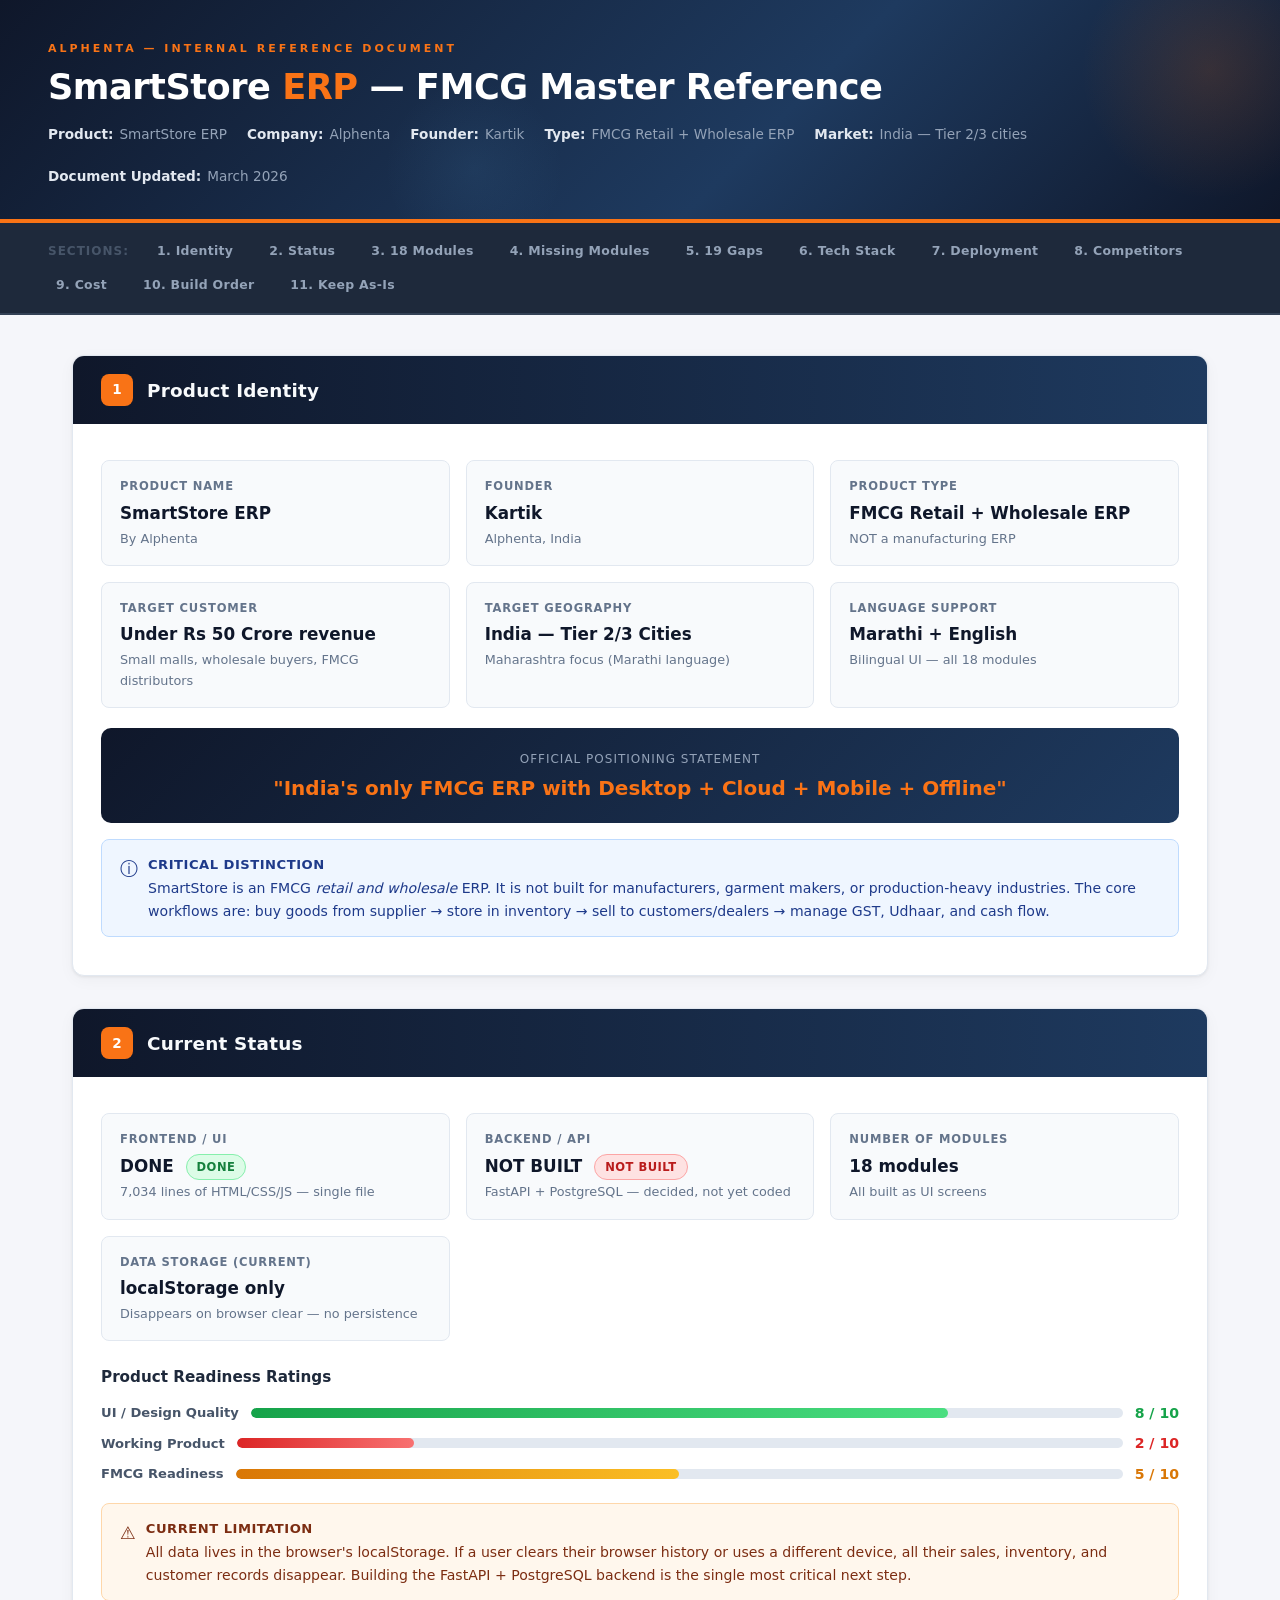
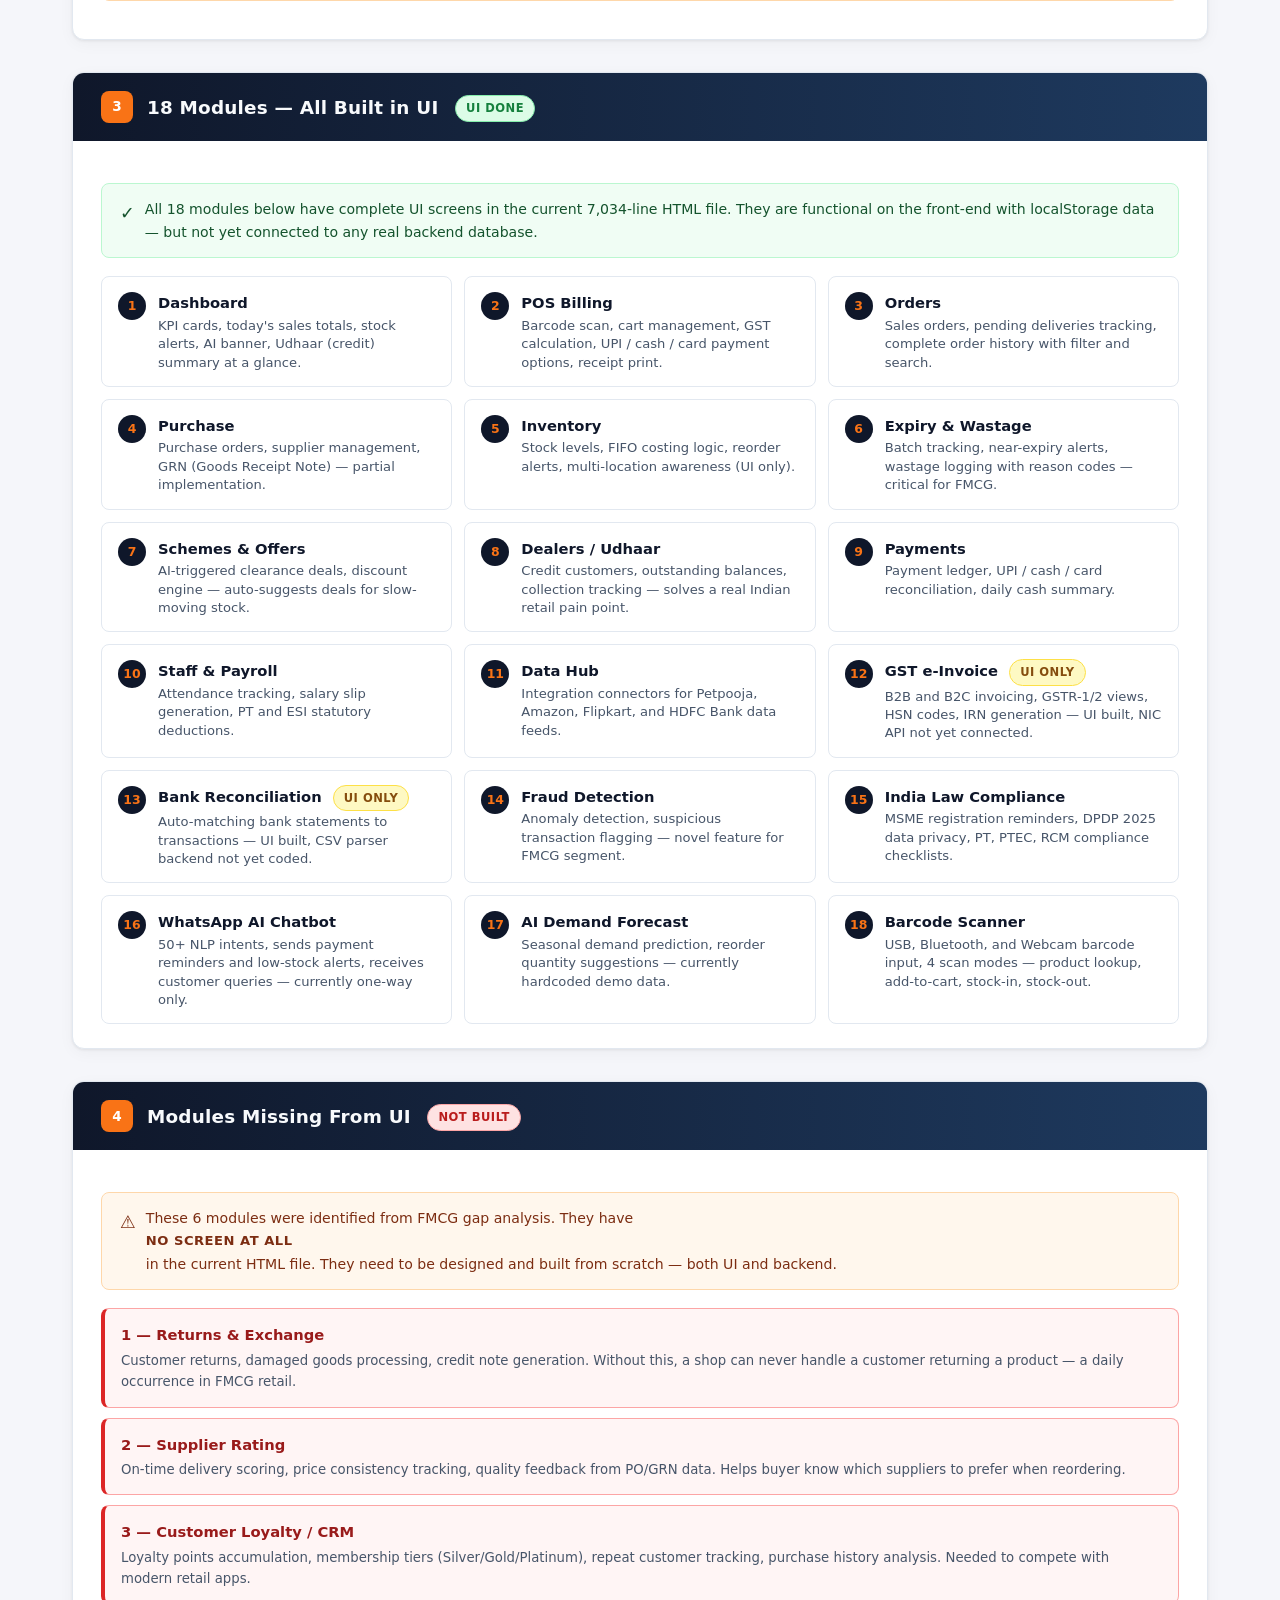
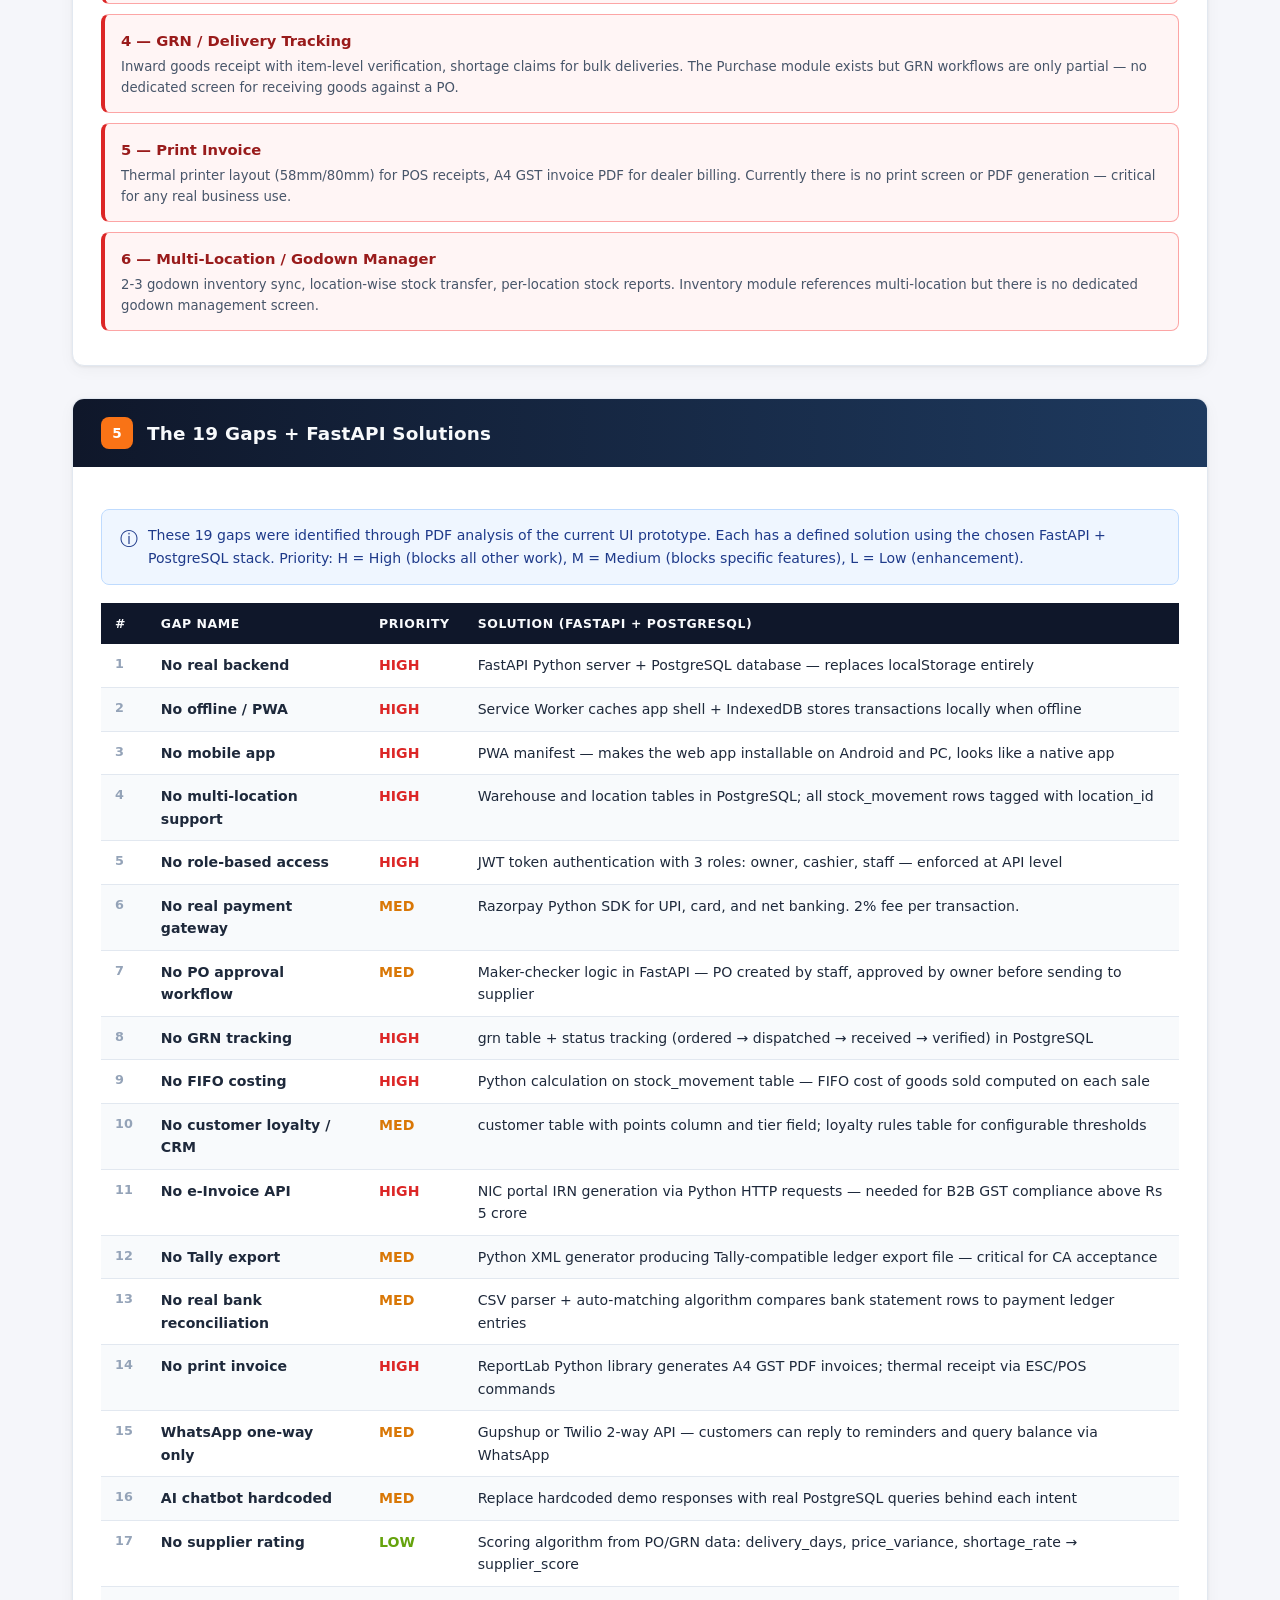
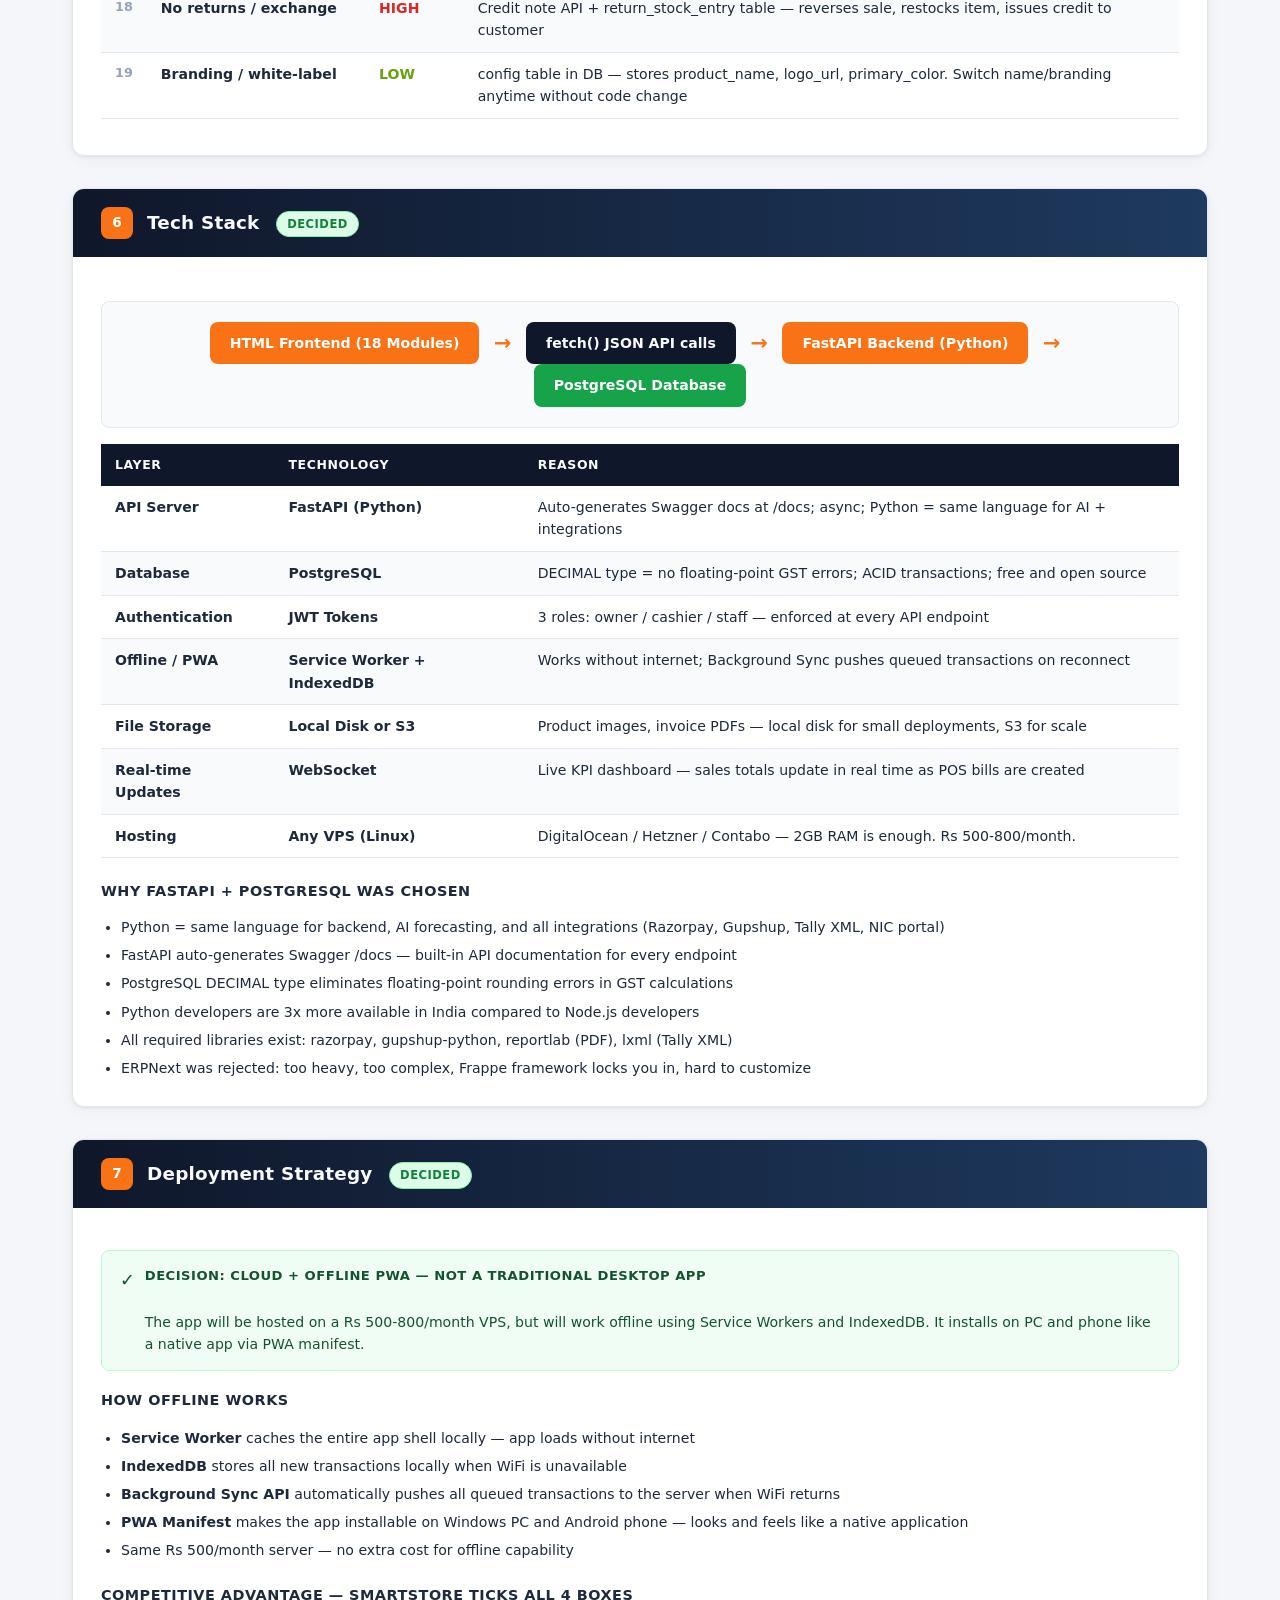
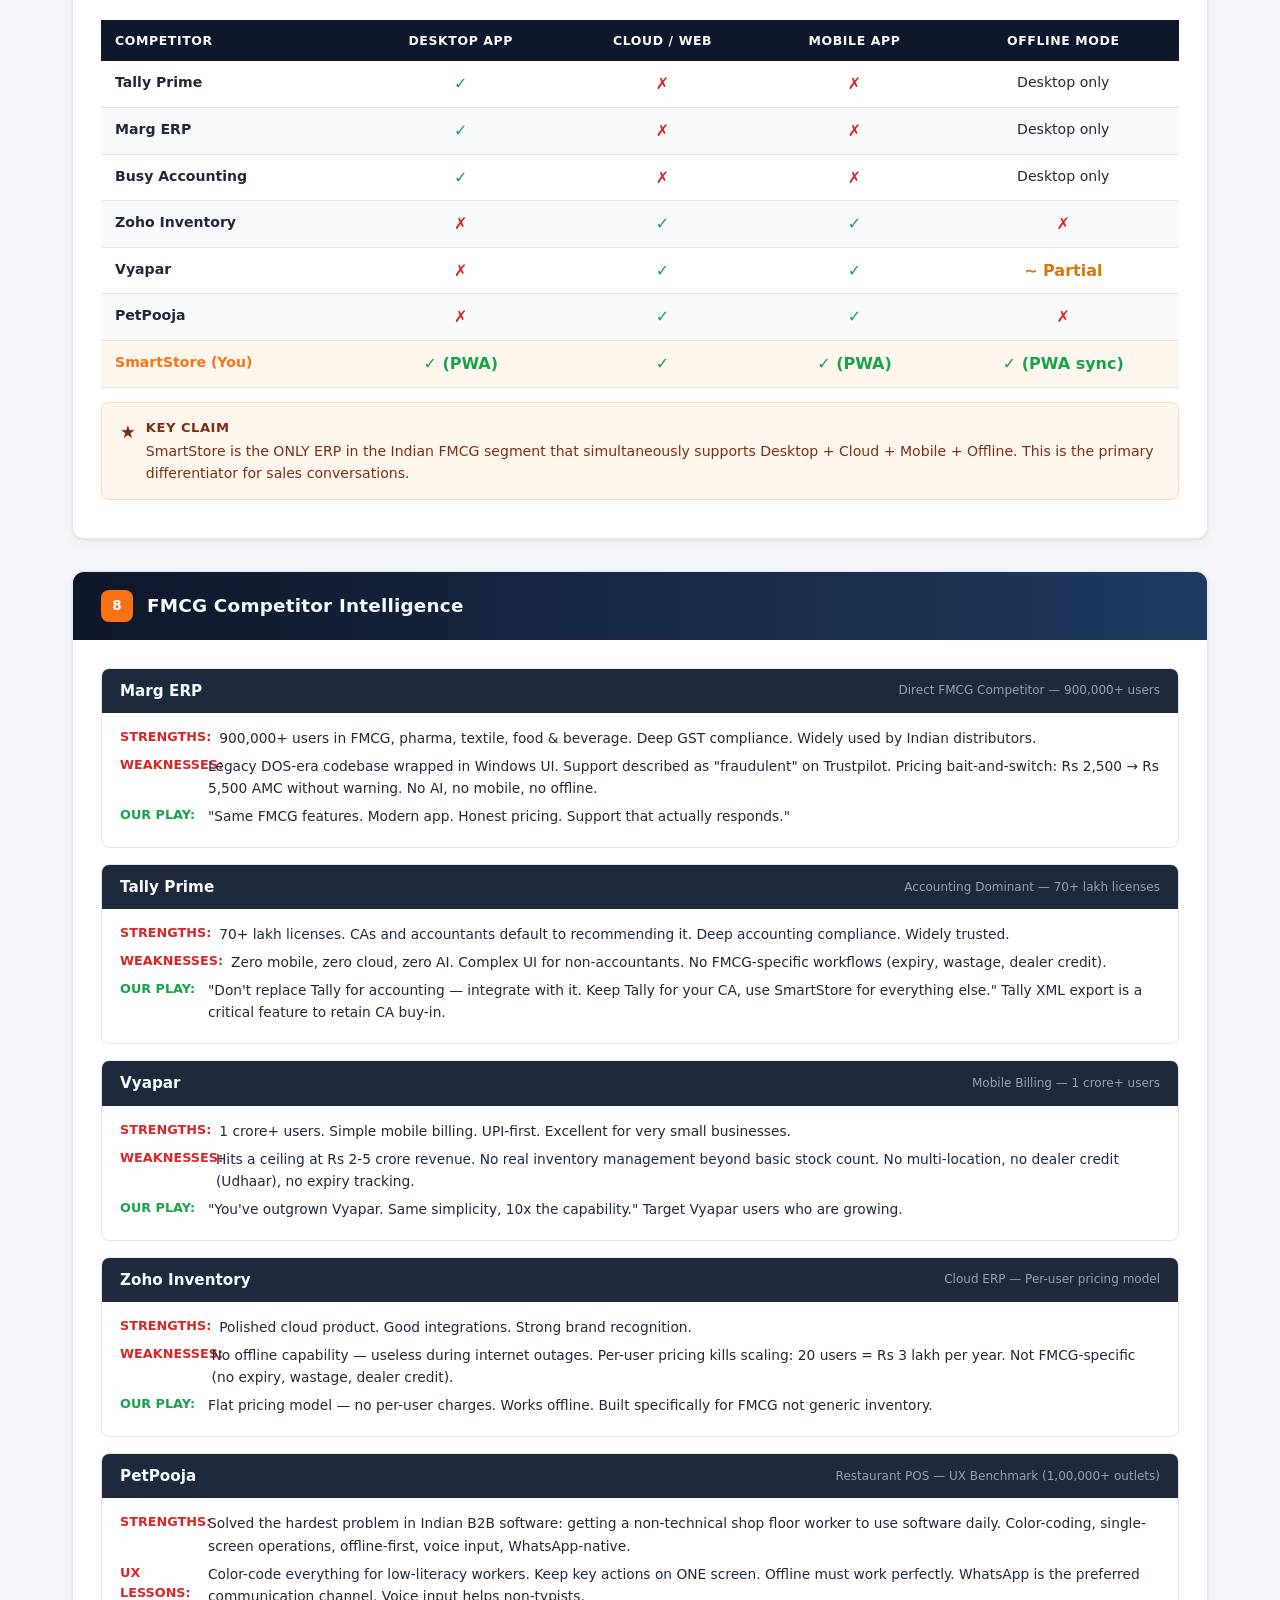
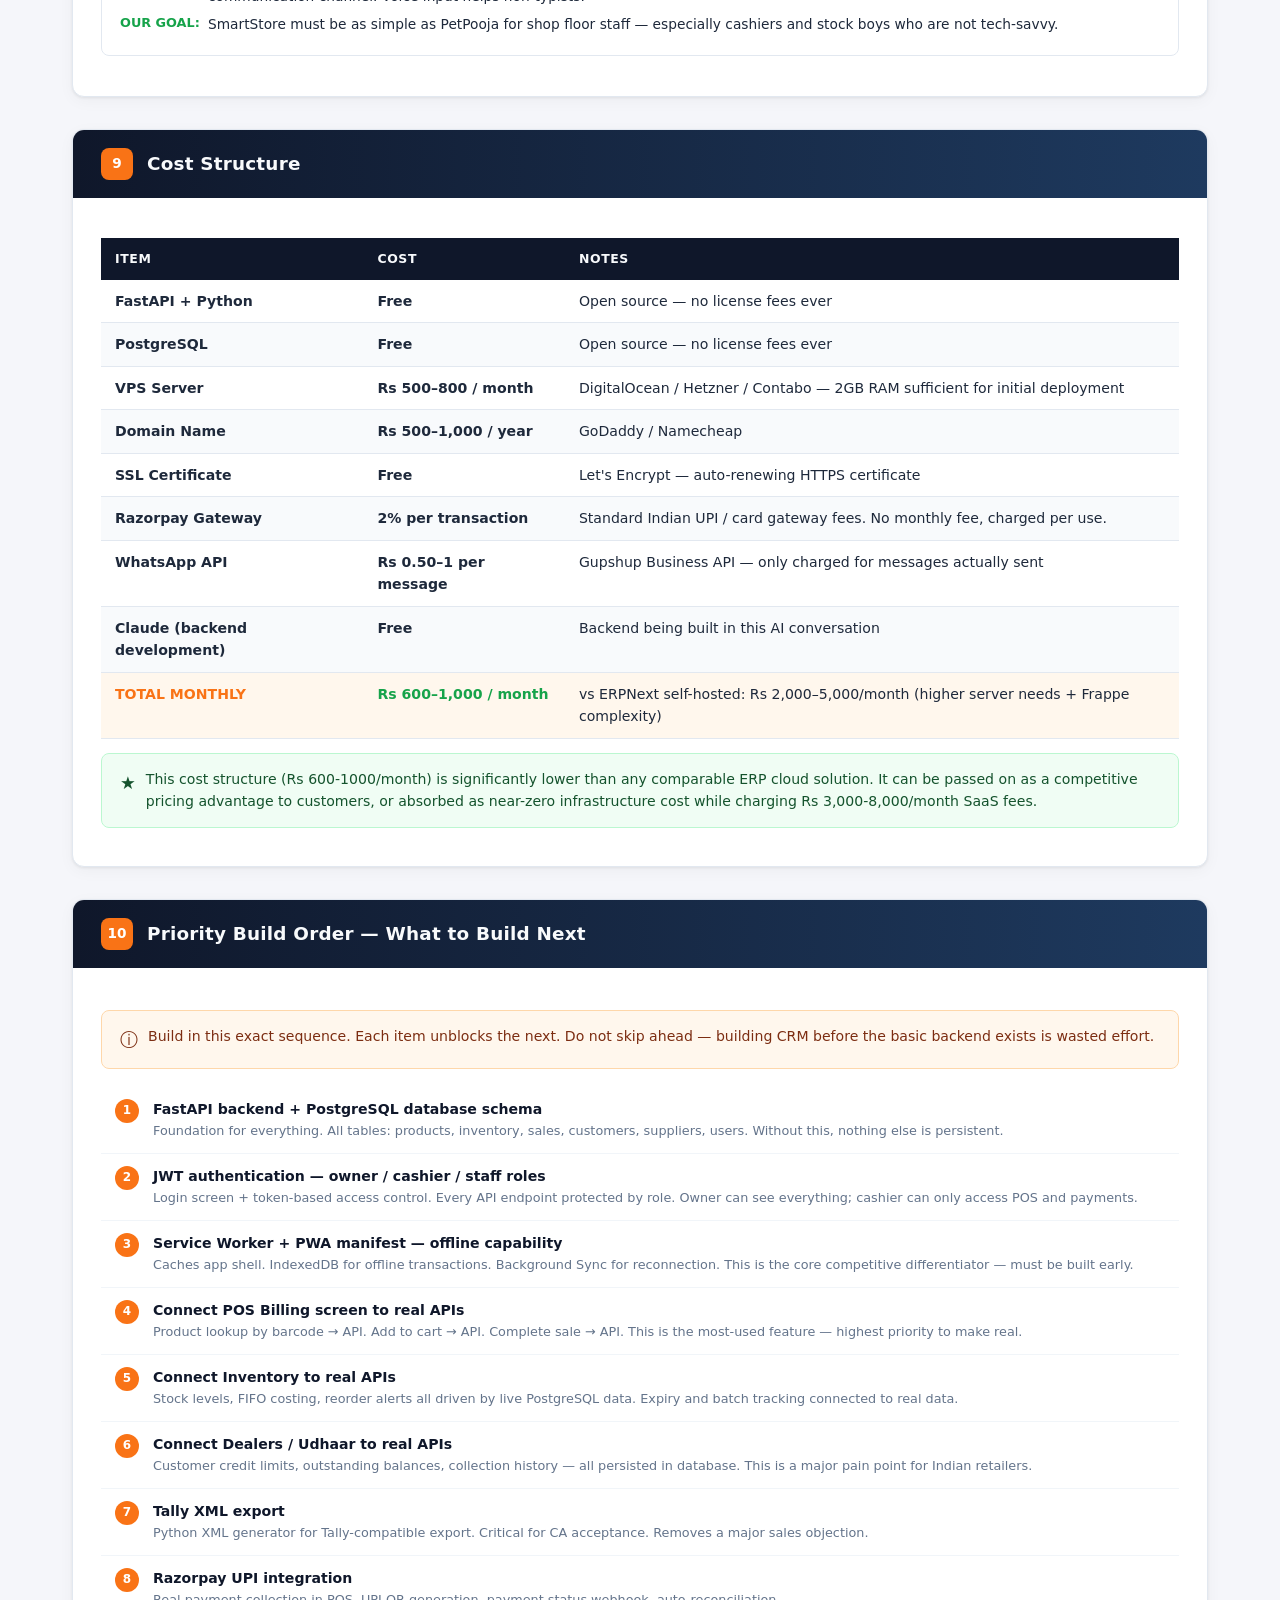
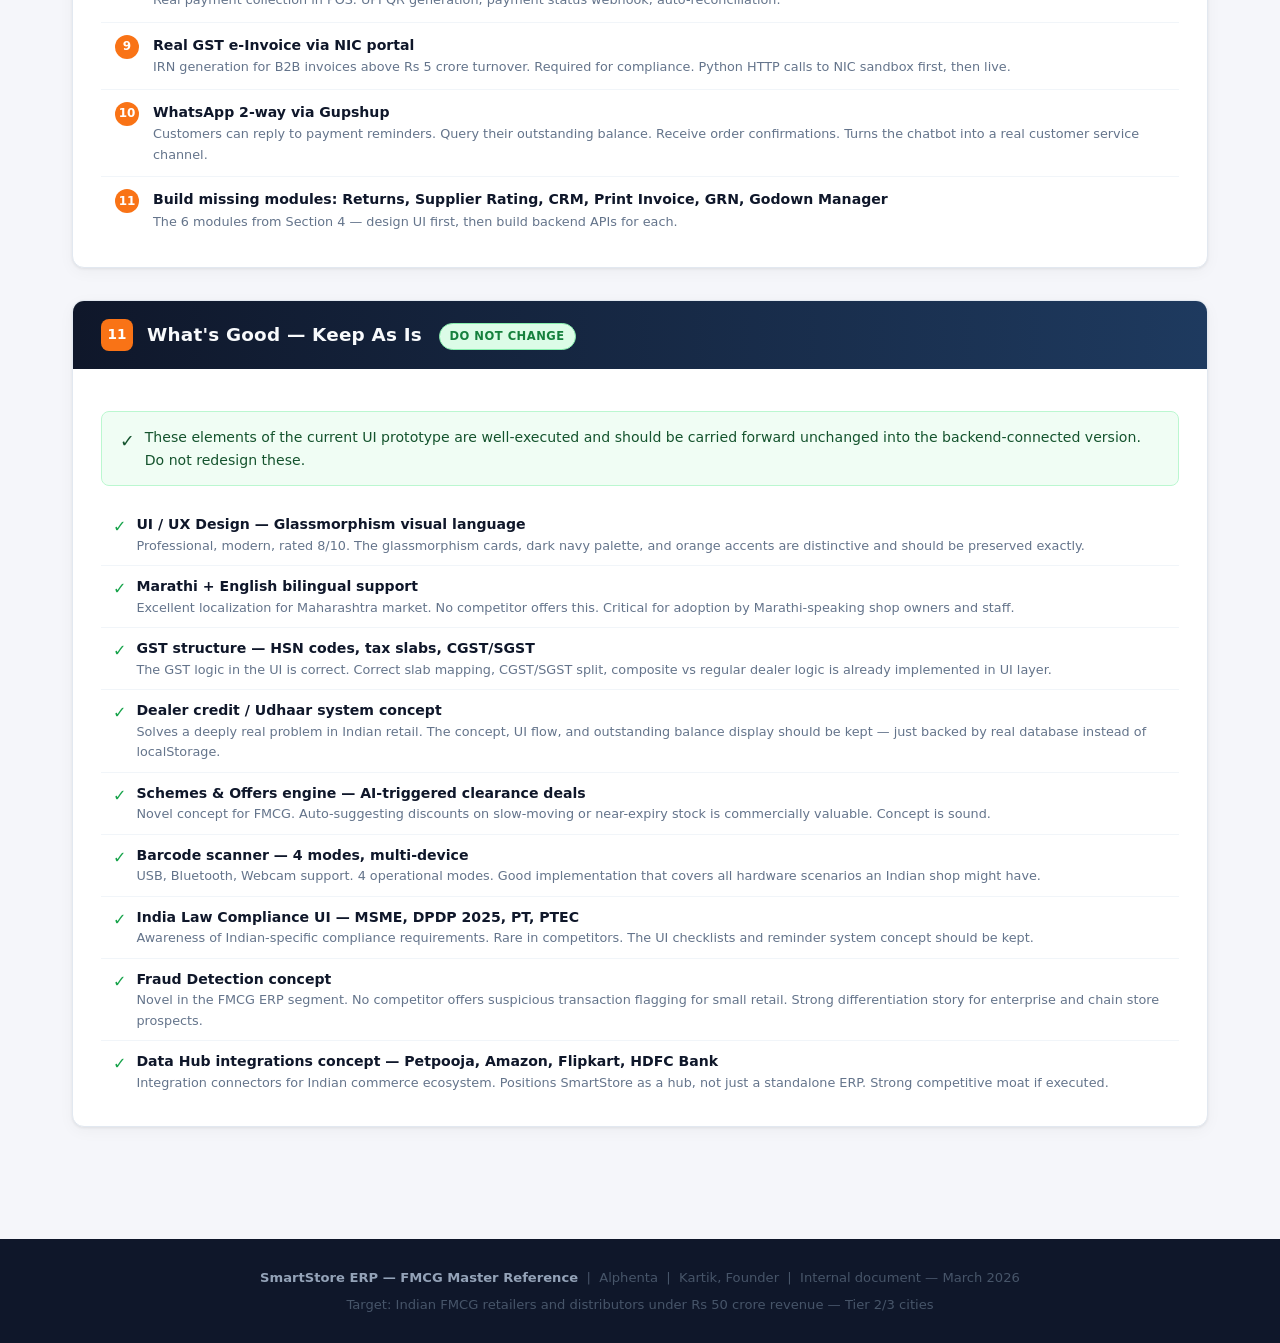
<file: Artifects/5) SmartStore_FMCG_Master_Reference.html>
<!DOCTYPE html>
<html lang="en">
<head>
  <meta charset="UTF-8">
  <meta name="viewport" content="width=device-width, initial-scale=1.0">
  <title>SmartStore ERP — FMCG Master Reference</title>
  <style>
    /* ===== RESET & BASE ===== */
    *, *::before, *::after { box-sizing: border-box; margin: 0; padding: 0; }
    html { font-size: 16px; scroll-behavior: smooth; }
    body {
      font-family: 'Segoe UI', system-ui, -apple-system, sans-serif;
      background: #f5f6fa;
      color: #1e293b;
      line-height: 1.6;
    }

    /* ===== HEADER ===== */
    header {
      background: linear-gradient(135deg, #0f172a 0%, #1e3a5f 60%, #0f172a 100%);
      color: #fff;
      padding: 40px 48px 32px;
      border-bottom: 4px solid #f97316;
      position: relative;
      overflow: hidden;
    }
    header::before {
      content: '';
      position: absolute;
      top: -60px; right: -60px;
      width: 260px; height: 260px;
      background: radial-gradient(circle, rgba(249,115,22,0.15) 0%, transparent 70%);
      border-radius: 50%;
    }
    header::after {
      content: '';
      position: absolute;
      bottom: -40px; left: 30%;
      width: 180px; height: 180px;
      background: radial-gradient(circle, rgba(99,179,237,0.08) 0%, transparent 70%);
      border-radius: 50%;
    }
    .header-inner { position: relative; z-index: 1; }
    .header-eyebrow {
      font-size: 11px;
      font-weight: 700;
      letter-spacing: 3px;
      text-transform: uppercase;
      color: #f97316;
      margin-bottom: 8px;
    }
    header h1 {
      font-size: 2.2rem;
      font-weight: 800;
      letter-spacing: -0.5px;
      margin-bottom: 12px;
      line-height: 1.2;
    }
    header h1 span { color: #f97316; }
    .header-meta {
      display: flex;
      flex-wrap: wrap;
      gap: 20px;
      margin-top: 16px;
      font-size: 0.85rem;
      color: #94a3b8;
    }
    .header-meta span { display: flex; align-items: center; gap: 6px; }
    .header-meta strong { color: #e2e8f0; }

    /* ===== TABLE OF CONTENTS ===== */
    .toc-bar {
      background: #1e293b;
      padding: 14px 48px;
      display: flex;
      flex-wrap: wrap;
      gap: 6px 20px;
      align-items: center;
      position: sticky;
      top: 0;
      z-index: 100;
      border-bottom: 2px solid #334155;
    }
    .toc-bar a {
      color: #94a3b8;
      text-decoration: none;
      font-size: 0.78rem;
      font-weight: 600;
      letter-spacing: 0.3px;
      padding: 4px 8px;
      border-radius: 4px;
      transition: all 0.2s;
    }
    .toc-bar a:hover { color: #f97316; background: rgba(249,115,22,0.1); }
    .toc-label { color: #475569; font-size: 0.75rem; font-weight: 700; text-transform: uppercase; letter-spacing: 1px; }

    /* ===== MAIN CONTENT ===== */
    main { max-width: 1200px; margin: 0 auto; padding: 40px 32px 80px; }

    /* ===== SECTION ===== */
    .section {
      background: #ffffff;
      border-radius: 12px;
      box-shadow: 0 1px 3px rgba(0,0,0,0.07), 0 4px 16px rgba(0,0,0,0.04);
      margin-bottom: 32px;
      overflow: hidden;
      border: 1px solid #e2e8f0;
    }
    .section-header {
      background: linear-gradient(90deg, #0f172a 0%, #1e3a5f 100%);
      padding: 18px 28px;
      display: flex;
      align-items: center;
      gap: 14px;
    }
    .section-num {
      background: #f97316;
      color: #fff;
      font-weight: 800;
      font-size: 0.85rem;
      width: 32px;
      height: 32px;
      border-radius: 8px;
      display: flex;
      align-items: center;
      justify-content: center;
      flex-shrink: 0;
    }
    .section-header h2 {
      color: #f8fafc;
      font-size: 1.15rem;
      font-weight: 700;
      letter-spacing: 0.2px;
    }
    .section-body { padding: 28px 28px 24px; }

    /* ===== BADGES ===== */
    .badge {
      display: inline-block;
      padding: 3px 10px;
      border-radius: 20px;
      font-size: 0.72rem;
      font-weight: 700;
      letter-spacing: 0.5px;
      text-transform: uppercase;
      vertical-align: middle;
      margin-left: 6px;
    }
    .badge-done   { background: #dcfce7; color: #15803d; border: 1px solid #86efac; }
    .badge-not-built { background: #fee2e2; color: #b91c1c; border: 1px solid #fca5a5; }
    .badge-decided { background: #dcfce7; color: #15803d; border: 1px solid #86efac; }
    .badge-ui-only { background: #fef9c3; color: #854d0e; border: 1px solid #fde047; }
    .badge-partial { background: #ffedd5; color: #9a3412; border: 1px solid #fdba74; }

    /* ===== TABLES ===== */
    .tbl-wrap { overflow-x: auto; margin: 12px 0; }
    table { width: 100%; border-collapse: collapse; font-size: 0.88rem; }
    thead tr { background: #0f172a; color: #f8fafc; }
    thead th {
      padding: 11px 14px;
      text-align: left;
      font-weight: 700;
      font-size: 0.78rem;
      letter-spacing: 0.6px;
      text-transform: uppercase;
      border: none;
    }
    tbody tr:nth-child(even) { background: #f8fafc; }
    tbody tr:nth-child(odd)  { background: #ffffff; }
    tbody tr:hover { background: #fff7ed; }
    tbody td {
      padding: 10px 14px;
      border-bottom: 1px solid #e2e8f0;
      vertical-align: top;
    }
    .td-num { color: #94a3b8; font-weight: 700; font-size: 0.8rem; width: 42px; }
    .td-name { font-weight: 600; color: #1e293b; }
    .td-priority-high { color: #dc2626; font-weight: 700; }
    .td-priority-med  { color: #d97706; font-weight: 700; }
    .td-priority-low  { color: #65a30d; font-weight: 700; }
    .td-tick { color: #16a34a; font-weight: 800; font-size: 1rem; }
    .td-cross { color: #dc2626; font-weight: 800; font-size: 1rem; }
    .td-partial { color: #d97706; font-weight: 800; font-size: 1rem; }

    /* ===== INFO CARDS ===== */
    .info-grid {
      display: grid;
      grid-template-columns: repeat(auto-fill, minmax(260px, 1fr));
      gap: 16px;
      margin: 8px 0;
    }
    .info-card {
      background: #f8fafc;
      border: 1px solid #e2e8f0;
      border-radius: 8px;
      padding: 16px 18px;
    }
    .info-card .label {
      font-size: 0.72rem;
      font-weight: 700;
      color: #64748b;
      text-transform: uppercase;
      letter-spacing: 0.8px;
      margin-bottom: 4px;
    }
    .info-card .value {
      font-size: 1.05rem;
      font-weight: 700;
      color: #0f172a;
    }
    .info-card .sub { font-size: 0.8rem; color: #64748b; margin-top: 2px; }

    /* ===== MODULE LIST ===== */
    .module-grid {
      display: grid;
      grid-template-columns: repeat(auto-fill, minmax(320px, 1fr));
      gap: 12px;
      margin-top: 8px;
    }
    .module-card {
      border: 1px solid #e2e8f0;
      border-radius: 8px;
      padding: 14px 16px;
      background: #ffffff;
      display: flex;
      gap: 12px;
      align-items: flex-start;
    }
    .module-card:hover { border-color: #f97316; background: #fff7ed; }
    .module-num-circle {
      background: #0f172a;
      color: #f97316;
      font-size: 0.78rem;
      font-weight: 800;
      width: 28px;
      height: 28px;
      border-radius: 50%;
      display: flex;
      align-items: center;
      justify-content: center;
      flex-shrink: 0;
      margin-top: 1px;
    }
    .module-name { font-weight: 700; color: #0f172a; font-size: 0.92rem; margin-bottom: 2px; }
    .module-desc { font-size: 0.82rem; color: #475569; line-height: 1.4; }

    /* ===== MISSING MODULES ===== */
    .gap-module-card {
      border: 1px solid #fca5a5;
      border-left: 4px solid #dc2626;
      border-radius: 8px;
      padding: 14px 16px;
      background: #fff5f5;
      margin-bottom: 10px;
    }
    .gap-module-card .gm-name { font-weight: 700; color: #991b1b; font-size: 0.92rem; }
    .gap-module-card .gm-desc { font-size: 0.83rem; color: #475569; margin-top: 3px; }

    /* ===== TECH STACK ===== */
    .stack-flow {
      background: #f8fafc;
      border: 1px solid #e2e8f0;
      border-radius: 8px;
      padding: 20px 24px;
      margin: 16px 0;
      text-align: center;
      font-size: 0.9rem;
    }
    .flow-box {
      display: inline-block;
      background: #0f172a;
      color: #f8fafc;
      border-radius: 8px;
      padding: 10px 20px;
      font-weight: 700;
      font-size: 0.88rem;
    }
    .flow-box.orange { background: #f97316; color: #fff; }
    .flow-box.green  { background: #16a34a; color: #fff; }
    .flow-arrow { color: #f97316; font-size: 1.3rem; margin: 0 10px; vertical-align: middle; font-weight: 700; }

    /* ===== CALLOUT ===== */
    .callout {
      border-radius: 8px;
      padding: 14px 18px;
      margin: 14px 0;
      font-size: 0.88rem;
      display: flex;
      gap: 10px;
      align-items: flex-start;
    }
    .callout-orange { background: #fff7ed; border: 1px solid #fed7aa; color: #7c2d12; }
    .callout-blue   { background: #eff6ff; border: 1px solid #bfdbfe; color: #1e3a8a; }
    .callout-green  { background: #f0fdf4; border: 1px solid #bbf7d0; color: #14532d; }
    .callout-icon { font-size: 1.1rem; flex-shrink: 0; margin-top: 1px; }
    .callout strong { display: block; margin-bottom: 2px; font-size: 0.82rem; text-transform: uppercase; letter-spacing: 0.5px; }

    /* ===== PRIORITY LIST ===== */
    .priority-list { list-style: none; counter-reset: priority-counter; }
    .priority-list li {
      counter-increment: priority-counter;
      display: flex;
      gap: 14px;
      align-items: flex-start;
      padding: 11px 14px;
      border-bottom: 1px solid #f1f5f9;
      font-size: 0.88rem;
    }
    .priority-list li:last-child { border-bottom: none; }
    .priority-list li::before {
      content: counter(priority-counter);
      background: #f97316;
      color: #fff;
      font-weight: 800;
      font-size: 0.75rem;
      width: 24px;
      height: 24px;
      border-radius: 50%;
      display: flex;
      align-items: center;
      justify-content: center;
      flex-shrink: 0;
      margin-top: 1px;
    }
    .priority-list li .pl-main { font-weight: 600; color: #0f172a; }
    .priority-list li .pl-sub  { font-size: 0.8rem; color: #64748b; margin-top: 1px; }

    /* ===== GOOD KEEP LIST ===== */
    .keep-list { list-style: none; }
    .keep-list li {
      display: flex;
      gap: 10px;
      align-items: flex-start;
      padding: 9px 12px;
      border-bottom: 1px solid #f1f5f9;
      font-size: 0.88rem;
    }
    .keep-list li:last-child { border-bottom: none; }
    .keep-list li::before {
      content: '✓';
      color: #16a34a;
      font-weight: 800;
      font-size: 1rem;
      flex-shrink: 0;
      margin-top: 1px;
    }
    .keep-list li .kl-main { font-weight: 600; color: #0f172a; }
    .keep-list li .kl-sub  { font-size: 0.8rem; color: #64748b; }

    /* ===== COMPETITOR SECTION ===== */
    .comp-card {
      border: 1px solid #e2e8f0;
      border-radius: 8px;
      margin-bottom: 16px;
      overflow: hidden;
    }
    .comp-card-header {
      background: #1e293b;
      color: #f8fafc;
      padding: 10px 18px;
      display: flex;
      align-items: center;
      justify-content: space-between;
    }
    .comp-card-header .comp-name { font-weight: 700; font-size: 0.95rem; }
    .comp-card-header .comp-type { font-size: 0.75rem; color: #94a3b8; }
    .comp-card-body { padding: 14px 18px; font-size: 0.86rem; }
    .comp-row { display: flex; gap: 8px; margin-bottom: 6px; align-items: flex-start; }
    .comp-label { font-weight: 700; color: #dc2626; min-width: 80px; font-size: 0.8rem; text-transform: uppercase; }
    .comp-play-label { font-weight: 700; color: #16a34a; min-width: 80px; font-size: 0.8rem; text-transform: uppercase; }

    /* ===== POSITIONING BANNER ===== */
    .positioning-banner {
      background: linear-gradient(135deg, #0f172a, #1e3a5f);
      color: #fff;
      border-radius: 10px;
      padding: 22px 28px;
      margin: 16px 0;
      text-align: center;
    }
    .positioning-banner .pos-label { font-size: 0.75rem; color: #94a3b8; text-transform: uppercase; letter-spacing: 1px; }
    .positioning-banner .pos-text {
      font-size: 1.25rem;
      font-weight: 800;
      color: #f97316;
      margin: 6px 0 0;
      line-height: 1.3;
    }

    /* ===== RATING DISPLAY ===== */
    .rating-bar {
      display: flex;
      align-items: center;
      gap: 12px;
      margin: 8px 0;
    }
    .rating-label { font-size: 0.82rem; font-weight: 600; color: #475569; min-width: 120px; }
    .rating-track {
      flex: 1;
      background: #e2e8f0;
      height: 10px;
      border-radius: 10px;
      overflow: hidden;
    }
    .rating-fill { height: 100%; border-radius: 10px; }
    .rating-fill-8 { width: 80%; background: linear-gradient(90deg, #16a34a, #4ade80); }
    .rating-fill-2 { width: 20%; background: linear-gradient(90deg, #dc2626, #f87171); }
    .rating-fill-5 { width: 50%; background: linear-gradient(90deg, #d97706, #fbbf24); }
    .rating-num { font-size: 0.88rem; font-weight: 800; min-width: 40px; text-align: right; }
    .rating-num-8 { color: #16a34a; }
    .rating-num-2 { color: #dc2626; }
    .rating-num-5 { color: #d97706; }

    /* ===== FOOTER ===== */
    footer {
      background: #0f172a;
      color: #475569;
      text-align: center;
      padding: 28px 48px;
      font-size: 0.82rem;
    }
    footer strong { color: #94a3b8; }

    /* ===== PRINT ===== */
    @media print {
      .toc-bar { display: none; }
      body { background: #fff; }
      .section { box-shadow: none; border: 1px solid #ccc; break-inside: avoid; }
      header { background: #0f172a !important; -webkit-print-color-adjust: exact; print-color-adjust: exact; }
    }
  </style>
</head>
<body>

<!-- ===== HEADER ===== -->
<header>
  <div class="header-inner">
    <div class="header-eyebrow">Alphenta — Internal Reference Document</div>
    <h1>SmartStore <span>ERP</span> — FMCG Master Reference</h1>
    <div class="header-meta">
      <span><strong>Product:</strong> SmartStore ERP</span>
      <span><strong>Company:</strong> Alphenta</span>
      <span><strong>Founder:</strong> Kartik</span>
      <span><strong>Type:</strong> FMCG Retail + Wholesale ERP</span>
      <span><strong>Market:</strong> India — Tier 2/3 cities</span>
      <span><strong>Document Updated:</strong> March 2026</span>
    </div>
  </div>
</header>

<!-- ===== STICKY TOC ===== -->
<nav class="toc-bar">
  <span class="toc-label">Sections:</span>
  <a href="#s1">1. Identity</a>
  <a href="#s2">2. Status</a>
  <a href="#s3">3. 18 Modules</a>
  <a href="#s4">4. Missing Modules</a>
  <a href="#s5">5. 19 Gaps</a>
  <a href="#s6">6. Tech Stack</a>
  <a href="#s7">7. Deployment</a>
  <a href="#s8">8. Competitors</a>
  <a href="#s9">9. Cost</a>
  <a href="#s10">10. Build Order</a>
  <a href="#s11">11. Keep As-Is</a>
</nav>

<!-- ===== MAIN ===== -->
<main>

  <!-- ===== SECTION 1: PRODUCT IDENTITY ===== -->
  <div class="section" id="s1">
    <div class="section-header">
      <div class="section-num">1</div>
      <h2>Product Identity</h2>
    </div>
    <div class="section-body">
      <div class="info-grid">
        <div class="info-card">
          <div class="label">Product Name</div>
          <div class="value">SmartStore ERP</div>
          <div class="sub">By Alphenta</div>
        </div>
        <div class="info-card">
          <div class="label">Founder</div>
          <div class="value">Kartik</div>
          <div class="sub">Alphenta, India</div>
        </div>
        <div class="info-card">
          <div class="label">Product Type</div>
          <div class="value">FMCG Retail + Wholesale ERP</div>
          <div class="sub">NOT a manufacturing ERP</div>
        </div>
        <div class="info-card">
          <div class="label">Target Customer</div>
          <div class="value">Under Rs 50 Crore revenue</div>
          <div class="sub">Small malls, wholesale buyers, FMCG distributors</div>
        </div>
        <div class="info-card">
          <div class="label">Target Geography</div>
          <div class="value">India — Tier 2/3 Cities</div>
          <div class="sub">Maharashtra focus (Marathi language)</div>
        </div>
        <div class="info-card">
          <div class="label">Language Support</div>
          <div class="value">Marathi + English</div>
          <div class="sub">Bilingual UI — all 18 modules</div>
        </div>
      </div>

      <div class="positioning-banner" style="margin-top: 20px;">
        <div class="pos-label">Official Positioning Statement</div>
        <div class="pos-text">"India's only FMCG ERP with Desktop + Cloud + Mobile + Offline"</div>
      </div>

      <div class="callout callout-blue" style="margin-top: 14px;">
        <span class="callout-icon">&#9432;</span>
        <div>
          <strong>Critical Distinction</strong>
          SmartStore is an FMCG <em>retail and wholesale</em> ERP. It is not built for manufacturers, garment makers, or production-heavy industries. The core workflows are: buy goods from supplier → store in inventory → sell to customers/dealers → manage GST, Udhaar, and cash flow.
        </div>
      </div>
    </div>
  </div>

  <!-- ===== SECTION 2: CURRENT STATUS ===== -->
  <div class="section" id="s2">
    <div class="section-header">
      <div class="section-num">2</div>
      <h2>Current Status</h2>
    </div>
    <div class="section-body">

      <div class="info-grid">
        <div class="info-card">
          <div class="label">Frontend / UI</div>
          <div class="value">DONE <span class="badge badge-done">Done</span></div>
          <div class="sub">7,034 lines of HTML/CSS/JS — single file</div>
        </div>
        <div class="info-card">
          <div class="label">Backend / API</div>
          <div class="value">NOT BUILT <span class="badge badge-not-built">Not Built</span></div>
          <div class="sub">FastAPI + PostgreSQL — decided, not yet coded</div>
        </div>
        <div class="info-card">
          <div class="label">Number of Modules</div>
          <div class="value">18 modules</div>
          <div class="sub">All built as UI screens</div>
        </div>
        <div class="info-card">
          <div class="label">Data Storage (current)</div>
          <div class="value">localStorage only</div>
          <div class="sub">Disappears on browser clear — no persistence</div>
        </div>
      </div>

      <h3 style="margin: 24px 0 12px; font-size: 0.95rem; color: #1e293b;">Product Readiness Ratings</h3>
      <div class="rating-bar">
        <span class="rating-label">UI / Design Quality</span>
        <div class="rating-track"><div class="rating-fill rating-fill-8"></div></div>
        <span class="rating-num rating-num-8">8 / 10</span>
      </div>
      <div class="rating-bar">
        <span class="rating-label">Working Product</span>
        <div class="rating-track"><div class="rating-fill rating-fill-2"></div></div>
        <span class="rating-num rating-num-2">2 / 10</span>
      </div>
      <div class="rating-bar">
        <span class="rating-label">FMCG Readiness</span>
        <div class="rating-track"><div class="rating-fill rating-fill-5"></div></div>
        <span class="rating-num rating-num-5">5 / 10</span>
      </div>

      <div class="callout callout-orange" style="margin-top: 18px;">
        <span class="callout-icon">&#9888;</span>
        <div>
          <strong>Current Limitation</strong>
          All data lives in the browser's localStorage. If a user clears their browser history or uses a different device, all their sales, inventory, and customer records disappear. Building the FastAPI + PostgreSQL backend is the single most critical next step.
        </div>
      </div>
    </div>
  </div>

  <!-- ===== SECTION 3: 18 MODULES ===== -->
  <div class="section" id="s3">
    <div class="section-header">
      <div class="section-num">3</div>
      <h2>18 Modules — All Built in UI <span class="badge badge-done" style="vertical-align:middle; margin-left:10px;">UI Done</span></h2>
    </div>
    <div class="section-body">
      <div class="callout callout-green" style="margin-bottom: 18px;">
        <span class="callout-icon">&#10003;</span>
        <div>All 18 modules below have complete UI screens in the current 7,034-line HTML file. They are functional on the front-end with localStorage data — but not yet connected to any real backend database.</div>
      </div>
      <div class="module-grid">
        <div class="module-card">
          <div class="module-num-circle">1</div>
          <div>
            <div class="module-name">Dashboard</div>
            <div class="module-desc">KPI cards, today's sales totals, stock alerts, AI banner, Udhaar (credit) summary at a glance.</div>
          </div>
        </div>
        <div class="module-card">
          <div class="module-num-circle">2</div>
          <div>
            <div class="module-name">POS Billing</div>
            <div class="module-desc">Barcode scan, cart management, GST calculation, UPI / cash / card payment options, receipt print.</div>
          </div>
        </div>
        <div class="module-card">
          <div class="module-num-circle">3</div>
          <div>
            <div class="module-name">Orders</div>
            <div class="module-desc">Sales orders, pending deliveries tracking, complete order history with filter and search.</div>
          </div>
        </div>
        <div class="module-card">
          <div class="module-num-circle">4</div>
          <div>
            <div class="module-name">Purchase</div>
            <div class="module-desc">Purchase orders, supplier management, GRN (Goods Receipt Note) — partial implementation.</div>
          </div>
        </div>
        <div class="module-card">
          <div class="module-num-circle">5</div>
          <div>
            <div class="module-name">Inventory</div>
            <div class="module-desc">Stock levels, FIFO costing logic, reorder alerts, multi-location awareness (UI only).</div>
          </div>
        </div>
        <div class="module-card">
          <div class="module-num-circle">6</div>
          <div>
            <div class="module-name">Expiry &amp; Wastage</div>
            <div class="module-desc">Batch tracking, near-expiry alerts, wastage logging with reason codes — critical for FMCG.</div>
          </div>
        </div>
        <div class="module-card">
          <div class="module-num-circle">7</div>
          <div>
            <div class="module-name">Schemes &amp; Offers</div>
            <div class="module-desc">AI-triggered clearance deals, discount engine — auto-suggests deals for slow-moving stock.</div>
          </div>
        </div>
        <div class="module-card">
          <div class="module-num-circle">8</div>
          <div>
            <div class="module-name">Dealers / Udhaar</div>
            <div class="module-desc">Credit customers, outstanding balances, collection tracking — solves a real Indian retail pain point.</div>
          </div>
        </div>
        <div class="module-card">
          <div class="module-num-circle">9</div>
          <div>
            <div class="module-name">Payments</div>
            <div class="module-desc">Payment ledger, UPI / cash / card reconciliation, daily cash summary.</div>
          </div>
        </div>
        <div class="module-card">
          <div class="module-num-circle">10</div>
          <div>
            <div class="module-name">Staff &amp; Payroll</div>
            <div class="module-desc">Attendance tracking, salary slip generation, PT and ESI statutory deductions.</div>
          </div>
        </div>
        <div class="module-card">
          <div class="module-num-circle">11</div>
          <div>
            <div class="module-name">Data Hub</div>
            <div class="module-desc">Integration connectors for Petpooja, Amazon, Flipkart, and HDFC Bank data feeds.</div>
          </div>
        </div>
        <div class="module-card">
          <div class="module-num-circle">12</div>
          <div>
            <div class="module-name">GST e-Invoice <span class="badge badge-ui-only">UI Only</span></div>
            <div class="module-desc">B2B and B2C invoicing, GSTR-1/2 views, HSN codes, IRN generation — UI built, NIC API not yet connected.</div>
          </div>
        </div>
        <div class="module-card">
          <div class="module-num-circle">13</div>
          <div>
            <div class="module-name">Bank Reconciliation <span class="badge badge-ui-only">UI Only</span></div>
            <div class="module-desc">Auto-matching bank statements to transactions — UI built, CSV parser backend not yet coded.</div>
          </div>
        </div>
        <div class="module-card">
          <div class="module-num-circle">14</div>
          <div>
            <div class="module-name">Fraud Detection</div>
            <div class="module-desc">Anomaly detection, suspicious transaction flagging — novel feature for FMCG segment.</div>
          </div>
        </div>
        <div class="module-card">
          <div class="module-num-circle">15</div>
          <div>
            <div class="module-name">India Law Compliance</div>
            <div class="module-desc">MSME registration reminders, DPDP 2025 data privacy, PT, PTEC, RCM compliance checklists.</div>
          </div>
        </div>
        <div class="module-card">
          <div class="module-num-circle">16</div>
          <div>
            <div class="module-name">WhatsApp AI Chatbot</div>
            <div class="module-desc">50+ NLP intents, sends payment reminders and low-stock alerts, receives customer queries — currently one-way only.</div>
          </div>
        </div>
        <div class="module-card">
          <div class="module-num-circle">17</div>
          <div>
            <div class="module-name">AI Demand Forecast</div>
            <div class="module-desc">Seasonal demand prediction, reorder quantity suggestions — currently hardcoded demo data.</div>
          </div>
        </div>
        <div class="module-card">
          <div class="module-num-circle">18</div>
          <div>
            <div class="module-name">Barcode Scanner</div>
            <div class="module-desc">USB, Bluetooth, and Webcam barcode input, 4 scan modes — product lookup, add-to-cart, stock-in, stock-out.</div>
          </div>
        </div>
      </div>
    </div>
  </div>

  <!-- ===== SECTION 4: MISSING MODULES ===== -->
  <div class="section" id="s4">
    <div class="section-header">
      <div class="section-num">4</div>
      <h2>Modules Missing From UI <span class="badge badge-not-built" style="vertical-align:middle; margin-left:10px;">Not Built</span></h2>
    </div>
    <div class="section-body">
      <div class="callout callout-orange" style="margin-bottom: 18px;">
        <span class="callout-icon">&#9888;</span>
        <div>These 6 modules were identified from FMCG gap analysis. They have <strong>no screen at all</strong> in the current HTML file. They need to be designed and built from scratch — both UI and backend.</div>
      </div>

      <div class="gap-module-card">
        <div class="gm-name">1 &mdash; Returns &amp; Exchange</div>
        <div class="gm-desc">Customer returns, damaged goods processing, credit note generation. Without this, a shop can never handle a customer returning a product — a daily occurrence in FMCG retail.</div>
      </div>
      <div class="gap-module-card">
        <div class="gm-name">2 &mdash; Supplier Rating</div>
        <div class="gm-desc">On-time delivery scoring, price consistency tracking, quality feedback from PO/GRN data. Helps buyer know which suppliers to prefer when reordering.</div>
      </div>
      <div class="gap-module-card">
        <div class="gm-name">3 &mdash; Customer Loyalty / CRM</div>
        <div class="gm-desc">Loyalty points accumulation, membership tiers (Silver/Gold/Platinum), repeat customer tracking, purchase history analysis. Needed to compete with modern retail apps.</div>
      </div>
      <div class="gap-module-card">
        <div class="gm-name">4 &mdash; GRN / Delivery Tracking</div>
        <div class="gm-desc">Inward goods receipt with item-level verification, shortage claims for bulk deliveries. The Purchase module exists but GRN workflows are only partial — no dedicated screen for receiving goods against a PO.</div>
      </div>
      <div class="gap-module-card">
        <div class="gm-name">5 &mdash; Print Invoice</div>
        <div class="gm-desc">Thermal printer layout (58mm/80mm) for POS receipts, A4 GST invoice PDF for dealer billing. Currently there is no print screen or PDF generation — critical for any real business use.</div>
      </div>
      <div class="gap-module-card">
        <div class="gm-name">6 &mdash; Multi-Location / Godown Manager</div>
        <div class="gm-desc">2-3 godown inventory sync, location-wise stock transfer, per-location stock reports. Inventory module references multi-location but there is no dedicated godown management screen.</div>
      </div>
    </div>
  </div>

  <!-- ===== SECTION 5: 19 GAPS ===== -->
  <div class="section" id="s5">
    <div class="section-header">
      <div class="section-num">5</div>
      <h2>The 19 Gaps + FastAPI Solutions</h2>
    </div>
    <div class="section-body">
      <div class="callout callout-blue" style="margin-bottom: 18px;">
        <span class="callout-icon">&#9432;</span>
        <div>These 19 gaps were identified through PDF analysis of the current UI prototype. Each has a defined solution using the chosen FastAPI + PostgreSQL stack. Priority: H = High (blocks all other work), M = Medium (blocks specific features), L = Low (enhancement).</div>
      </div>
      <div class="tbl-wrap">
        <table>
          <thead>
            <tr>
              <th>#</th>
              <th>Gap Name</th>
              <th>Priority</th>
              <th>Solution (FastAPI + PostgreSQL)</th>
            </tr>
          </thead>
          <tbody>
            <tr>
              <td class="td-num">1</td>
              <td class="td-name">No real backend</td>
              <td class="td-priority-high">HIGH</td>
              <td>FastAPI Python server + PostgreSQL database — replaces localStorage entirely</td>
            </tr>
            <tr>
              <td class="td-num">2</td>
              <td class="td-name">No offline / PWA</td>
              <td class="td-priority-high">HIGH</td>
              <td>Service Worker caches app shell + IndexedDB stores transactions locally when offline</td>
            </tr>
            <tr>
              <td class="td-num">3</td>
              <td class="td-name">No mobile app</td>
              <td class="td-priority-high">HIGH</td>
              <td>PWA manifest — makes the web app installable on Android and PC, looks like a native app</td>
            </tr>
            <tr>
              <td class="td-num">4</td>
              <td class="td-name">No multi-location support</td>
              <td class="td-priority-high">HIGH</td>
              <td>Warehouse and location tables in PostgreSQL; all stock_movement rows tagged with location_id</td>
            </tr>
            <tr>
              <td class="td-num">5</td>
              <td class="td-name">No role-based access</td>
              <td class="td-priority-high">HIGH</td>
              <td>JWT token authentication with 3 roles: owner, cashier, staff — enforced at API level</td>
            </tr>
            <tr>
              <td class="td-num">6</td>
              <td class="td-name">No real payment gateway</td>
              <td class="td-priority-med">MED</td>
              <td>Razorpay Python SDK for UPI, card, and net banking. 2% fee per transaction.</td>
            </tr>
            <tr>
              <td class="td-num">7</td>
              <td class="td-name">No PO approval workflow</td>
              <td class="td-priority-med">MED</td>
              <td>Maker-checker logic in FastAPI — PO created by staff, approved by owner before sending to supplier</td>
            </tr>
            <tr>
              <td class="td-num">8</td>
              <td class="td-name">No GRN tracking</td>
              <td class="td-priority-high">HIGH</td>
              <td>grn table + status tracking (ordered → dispatched → received → verified) in PostgreSQL</td>
            </tr>
            <tr>
              <td class="td-num">9</td>
              <td class="td-name">No FIFO costing</td>
              <td class="td-priority-high">HIGH</td>
              <td>Python calculation on stock_movement table — FIFO cost of goods sold computed on each sale</td>
            </tr>
            <tr>
              <td class="td-num">10</td>
              <td class="td-name">No customer loyalty / CRM</td>
              <td class="td-priority-med">MED</td>
              <td>customer table with points column and tier field; loyalty rules table for configurable thresholds</td>
            </tr>
            <tr>
              <td class="td-num">11</td>
              <td class="td-name">No e-Invoice API</td>
              <td class="td-priority-high">HIGH</td>
              <td>NIC portal IRN generation via Python HTTP requests — needed for B2B GST compliance above Rs 5 crore</td>
            </tr>
            <tr>
              <td class="td-num">12</td>
              <td class="td-name">No Tally export</td>
              <td class="td-priority-med">MED</td>
              <td>Python XML generator producing Tally-compatible ledger export file — critical for CA acceptance</td>
            </tr>
            <tr>
              <td class="td-num">13</td>
              <td class="td-name">No real bank reconciliation</td>
              <td class="td-priority-med">MED</td>
              <td>CSV parser + auto-matching algorithm compares bank statement rows to payment ledger entries</td>
            </tr>
            <tr>
              <td class="td-num">14</td>
              <td class="td-name">No print invoice</td>
              <td class="td-priority-high">HIGH</td>
              <td>ReportLab Python library generates A4 GST PDF invoices; thermal receipt via ESC/POS commands</td>
            </tr>
            <tr>
              <td class="td-num">15</td>
              <td class="td-name">WhatsApp one-way only</td>
              <td class="td-priority-med">MED</td>
              <td>Gupshup or Twilio 2-way API — customers can reply to reminders and query balance via WhatsApp</td>
            </tr>
            <tr>
              <td class="td-num">16</td>
              <td class="td-name">AI chatbot hardcoded</td>
              <td class="td-priority-med">MED</td>
              <td>Replace hardcoded demo responses with real PostgreSQL queries behind each intent</td>
            </tr>
            <tr>
              <td class="td-num">17</td>
              <td class="td-name">No supplier rating</td>
              <td class="td-priority-low">LOW</td>
              <td>Scoring algorithm from PO/GRN data: delivery_days, price_variance, shortage_rate → supplier_score</td>
            </tr>
            <tr>
              <td class="td-num">18</td>
              <td class="td-name">No returns / exchange</td>
              <td class="td-priority-high">HIGH</td>
              <td>Credit note API + return_stock_entry table — reverses sale, restocks item, issues credit to customer</td>
            </tr>
            <tr>
              <td class="td-num">19</td>
              <td class="td-name">Branding / white-label</td>
              <td class="td-priority-low">LOW</td>
              <td>config table in DB — stores product_name, logo_url, primary_color. Switch name/branding anytime without code change</td>
            </tr>
          </tbody>
        </table>
      </div>
    </div>
  </div>

  <!-- ===== SECTION 6: TECH STACK ===== -->
  <div class="section" id="s6">
    <div class="section-header">
      <div class="section-num">6</div>
      <h2>Tech Stack <span class="badge badge-decided" style="vertical-align:middle; margin-left:10px;">Decided</span></h2>
    </div>
    <div class="section-body">

      <div class="stack-flow">
        <span class="flow-box orange">HTML Frontend (18 Modules)</span>
        <span class="flow-arrow">&#8594;</span>
        <span class="flow-box">fetch() JSON API calls</span>
        <span class="flow-arrow">&#8594;</span>
        <span class="flow-box orange">FastAPI Backend (Python)</span>
        <span class="flow-arrow">&#8594;</span>
        <span class="flow-box green">PostgreSQL Database</span>
      </div>

      <div class="tbl-wrap" style="margin-top: 16px;">
        <table>
          <thead>
            <tr>
              <th>Layer</th>
              <th>Technology</th>
              <th>Reason</th>
            </tr>
          </thead>
          <tbody>
            <tr>
              <td class="td-name">API Server</td>
              <td><strong>FastAPI (Python)</strong></td>
              <td>Auto-generates Swagger docs at /docs; async; Python = same language for AI + integrations</td>
            </tr>
            <tr>
              <td class="td-name">Database</td>
              <td><strong>PostgreSQL</strong></td>
              <td>DECIMAL type = no floating-point GST errors; ACID transactions; free and open source</td>
            </tr>
            <tr>
              <td class="td-name">Authentication</td>
              <td><strong>JWT Tokens</strong></td>
              <td>3 roles: owner / cashier / staff — enforced at every API endpoint</td>
            </tr>
            <tr>
              <td class="td-name">Offline / PWA</td>
              <td><strong>Service Worker + IndexedDB</strong></td>
              <td>Works without internet; Background Sync pushes queued transactions on reconnect</td>
            </tr>
            <tr>
              <td class="td-name">File Storage</td>
              <td><strong>Local Disk or S3</strong></td>
              <td>Product images, invoice PDFs — local disk for small deployments, S3 for scale</td>
            </tr>
            <tr>
              <td class="td-name">Real-time Updates</td>
              <td><strong>WebSocket</strong></td>
              <td>Live KPI dashboard — sales totals update in real time as POS bills are created</td>
            </tr>
            <tr>
              <td class="td-name">Hosting</td>
              <td><strong>Any VPS (Linux)</strong></td>
              <td>DigitalOcean / Hetzner / Contabo — 2GB RAM is enough. Rs 500-800/month.</td>
            </tr>
          </tbody>
        </table>
      </div>

      <h3 style="margin: 22px 0 10px; font-size: 0.9rem; color: #1e293b; font-weight: 700; text-transform: uppercase; letter-spacing: 0.5px;">Why FastAPI + PostgreSQL Was Chosen</h3>
      <ul style="padding-left: 20px; font-size: 0.88rem; line-height: 2;">
        <li>Python = same language for backend, AI forecasting, and all integrations (Razorpay, Gupshup, Tally XML, NIC portal)</li>
        <li>FastAPI auto-generates Swagger /docs — built-in API documentation for every endpoint</li>
        <li>PostgreSQL DECIMAL type eliminates floating-point rounding errors in GST calculations</li>
        <li>Python developers are 3x more available in India compared to Node.js developers</li>
        <li>All required libraries exist: razorpay, gupshup-python, reportlab (PDF), lxml (Tally XML)</li>
        <li>ERPNext was rejected: too heavy, too complex, Frappe framework locks you in, hard to customize</li>
      </ul>
    </div>
  </div>

  <!-- ===== SECTION 7: DEPLOYMENT ===== -->
  <div class="section" id="s7">
    <div class="section-header">
      <div class="section-num">7</div>
      <h2>Deployment Strategy <span class="badge badge-decided" style="vertical-align:middle; margin-left:10px;">Decided</span></h2>
    </div>
    <div class="section-body">
      <div class="callout callout-green" style="margin-bottom: 18px;">
        <span class="callout-icon">&#10003;</span>
        <div><strong>Decision: Cloud + Offline PWA — NOT a traditional desktop app</strong><br>
        The app will be hosted on a Rs 500-800/month VPS, but will work offline using Service Workers and IndexedDB. It installs on PC and phone like a native app via PWA manifest.</div>
      </div>

      <h3 style="margin: 0 0 12px; font-size: 0.9rem; color: #1e293b; font-weight: 700; text-transform: uppercase; letter-spacing: 0.5px;">How Offline Works</h3>
      <ul style="padding-left: 20px; font-size: 0.88rem; line-height: 2; margin-bottom: 18px;">
        <li><strong>Service Worker</strong> caches the entire app shell locally — app loads without internet</li>
        <li><strong>IndexedDB</strong> stores all new transactions locally when WiFi is unavailable</li>
        <li><strong>Background Sync API</strong> automatically pushes all queued transactions to the server when WiFi returns</li>
        <li><strong>PWA Manifest</strong> makes the app installable on Windows PC and Android phone — looks and feels like a native application</li>
        <li>Same Rs 500/month server — no extra cost for offline capability</li>
      </ul>

      <h3 style="margin: 20px 0 12px; font-size: 0.9rem; color: #1e293b; font-weight: 700; text-transform: uppercase; letter-spacing: 0.5px;">Competitive Advantage — SmartStore Ticks ALL 4 Boxes</h3>
      <div class="tbl-wrap">
        <table>
          <thead>
            <tr>
              <th>Competitor</th>
              <th style="text-align:center;">Desktop App</th>
              <th style="text-align:center;">Cloud / Web</th>
              <th style="text-align:center;">Mobile App</th>
              <th style="text-align:center;">Offline Mode</th>
            </tr>
          </thead>
          <tbody>
            <tr>
              <td class="td-name">Tally Prime</td>
              <td style="text-align:center;" class="td-tick">&#10003;</td>
              <td style="text-align:center;" class="td-cross">&#10007;</td>
              <td style="text-align:center;" class="td-cross">&#10007;</td>
              <td style="text-align:center;">Desktop only</td>
            </tr>
            <tr>
              <td class="td-name">Marg ERP</td>
              <td style="text-align:center;" class="td-tick">&#10003;</td>
              <td style="text-align:center;" class="td-cross">&#10007;</td>
              <td style="text-align:center;" class="td-cross">&#10007;</td>
              <td style="text-align:center;">Desktop only</td>
            </tr>
            <tr>
              <td class="td-name">Busy Accounting</td>
              <td style="text-align:center;" class="td-tick">&#10003;</td>
              <td style="text-align:center;" class="td-cross">&#10007;</td>
              <td style="text-align:center;" class="td-cross">&#10007;</td>
              <td style="text-align:center;">Desktop only</td>
            </tr>
            <tr>
              <td class="td-name">Zoho Inventory</td>
              <td style="text-align:center;" class="td-cross">&#10007;</td>
              <td style="text-align:center;" class="td-tick">&#10003;</td>
              <td style="text-align:center;" class="td-tick">&#10003;</td>
              <td style="text-align:center;" class="td-cross">&#10007;</td>
            </tr>
            <tr>
              <td class="td-name">Vyapar</td>
              <td style="text-align:center;" class="td-cross">&#10007;</td>
              <td style="text-align:center;" class="td-tick">&#10003;</td>
              <td style="text-align:center;" class="td-tick">&#10003;</td>
              <td style="text-align:center;" class="td-partial">&#8764; Partial</td>
            </tr>
            <tr>
              <td class="td-name">PetPooja</td>
              <td style="text-align:center;" class="td-cross">&#10007;</td>
              <td style="text-align:center;" class="td-tick">&#10003;</td>
              <td style="text-align:center;" class="td-tick">&#10003;</td>
              <td style="text-align:center;" class="td-cross">&#10007;</td>
            </tr>
            <tr style="background: #fff7ed !important;">
              <td class="td-name" style="color: #f97316; font-weight: 800;">SmartStore (You)</td>
              <td style="text-align:center;" class="td-tick">&#10003; (PWA)</td>
              <td style="text-align:center;" class="td-tick">&#10003;</td>
              <td style="text-align:center;" class="td-tick">&#10003; (PWA)</td>
              <td style="text-align:center;" class="td-tick">&#10003; (PWA sync)</td>
            </tr>
          </tbody>
        </table>
      </div>
      <div class="callout callout-orange" style="margin-top: 14px;">
        <span class="callout-icon">&#9733;</span>
        <div><strong>Key Claim</strong>SmartStore is the ONLY ERP in the Indian FMCG segment that simultaneously supports Desktop + Cloud + Mobile + Offline. This is the primary differentiator for sales conversations.</div>
      </div>
    </div>
  </div>

  <!-- ===== SECTION 8: COMPETITORS ===== -->
  <div class="section" id="s8">
    <div class="section-header">
      <div class="section-num">8</div>
      <h2>FMCG Competitor Intelligence</h2>
    </div>
    <div class="section-body">

      <div class="comp-card">
        <div class="comp-card-header">
          <span class="comp-name">Marg ERP</span>
          <span class="comp-type">Direct FMCG Competitor — 900,000+ users</span>
        </div>
        <div class="comp-card-body">
          <div class="comp-row"><span class="comp-label">Strengths:</span><span>900,000+ users in FMCG, pharma, textile, food &amp; beverage. Deep GST compliance. Widely used by Indian distributors.</span></div>
          <div class="comp-row"><span class="comp-label">Weaknesses:</span><span>Legacy DOS-era codebase wrapped in Windows UI. Support described as "fraudulent" on Trustpilot. Pricing bait-and-switch: Rs 2,500 → Rs 5,500 AMC without warning. No AI, no mobile, no offline.</span></div>
          <div class="comp-row"><span class="comp-play-label">Our Play:</span><span>"Same FMCG features. Modern app. Honest pricing. Support that actually responds."</span></div>
        </div>
      </div>

      <div class="comp-card">
        <div class="comp-card-header">
          <span class="comp-name">Tally Prime</span>
          <span class="comp-type">Accounting Dominant — 70+ lakh licenses</span>
        </div>
        <div class="comp-card-body">
          <div class="comp-row"><span class="comp-label">Strengths:</span><span>70+ lakh licenses. CAs and accountants default to recommending it. Deep accounting compliance. Widely trusted.</span></div>
          <div class="comp-row"><span class="comp-label">Weaknesses:</span><span>Zero mobile, zero cloud, zero AI. Complex UI for non-accountants. No FMCG-specific workflows (expiry, wastage, dealer credit).</span></div>
          <div class="comp-row"><span class="comp-play-label">Our Play:</span><span>"Don't replace Tally for accounting — integrate with it. Keep Tally for your CA, use SmartStore for everything else." Tally XML export is a critical feature to retain CA buy-in.</span></div>
        </div>
      </div>

      <div class="comp-card">
        <div class="comp-card-header">
          <span class="comp-name">Vyapar</span>
          <span class="comp-type">Mobile Billing — 1 crore+ users</span>
        </div>
        <div class="comp-card-body">
          <div class="comp-row"><span class="comp-label">Strengths:</span><span>1 crore+ users. Simple mobile billing. UPI-first. Excellent for very small businesses.</span></div>
          <div class="comp-row"><span class="comp-label">Weaknesses:</span><span>Hits a ceiling at Rs 2-5 crore revenue. No real inventory management beyond basic stock count. No multi-location, no dealer credit (Udhaar), no expiry tracking.</span></div>
          <div class="comp-row"><span class="comp-play-label">Our Play:</span><span>"You've outgrown Vyapar. Same simplicity, 10x the capability." Target Vyapar users who are growing.</span></div>
        </div>
      </div>

      <div class="comp-card">
        <div class="comp-card-header">
          <span class="comp-name">Zoho Inventory</span>
          <span class="comp-type">Cloud ERP — Per-user pricing model</span>
        </div>
        <div class="comp-card-body">
          <div class="comp-row"><span class="comp-label">Strengths:</span><span>Polished cloud product. Good integrations. Strong brand recognition.</span></div>
          <div class="comp-row"><span class="comp-label">Weaknesses:</span><span>No offline capability — useless during internet outages. Per-user pricing kills scaling: 20 users = Rs 3 lakh per year. Not FMCG-specific (no expiry, wastage, dealer credit).</span></div>
          <div class="comp-row"><span class="comp-play-label">Our Play:</span><span>Flat pricing model — no per-user charges. Works offline. Built specifically for FMCG not generic inventory.</span></div>
        </div>
      </div>

      <div class="comp-card">
        <div class="comp-card-header">
          <span class="comp-name">PetPooja</span>
          <span class="comp-type">Restaurant POS — UX Benchmark (1,00,000+ outlets)</span>
        </div>
        <div class="comp-card-body">
          <div class="comp-row"><span class="comp-label">Strengths:</span><span>Solved the hardest problem in Indian B2B software: getting a non-technical shop floor worker to use software daily. Color-coding, single-screen operations, offline-first, voice input, WhatsApp-native.</span></div>
          <div class="comp-row"><span class="comp-label">UX Lessons:</span><span>Color-code everything for low-literacy workers. Keep key actions on ONE screen. Offline must work perfectly. WhatsApp is the preferred communication channel. Voice input helps non-typists.</span></div>
          <div class="comp-row"><span class="comp-play-label">Our Goal:</span><span>SmartStore must be as simple as PetPooja for shop floor staff — especially cashiers and stock boys who are not tech-savvy.</span></div>
        </div>
      </div>
    </div>
  </div>

  <!-- ===== SECTION 9: COST ===== -->
  <div class="section" id="s9">
    <div class="section-header">
      <div class="section-num">9</div>
      <h2>Cost Structure</h2>
    </div>
    <div class="section-body">
      <div class="tbl-wrap">
        <table>
          <thead>
            <tr>
              <th>Item</th>
              <th>Cost</th>
              <th>Notes</th>
            </tr>
          </thead>
          <tbody>
            <tr>
              <td class="td-name">FastAPI + Python</td>
              <td><strong>Free</strong></td>
              <td>Open source — no license fees ever</td>
            </tr>
            <tr>
              <td class="td-name">PostgreSQL</td>
              <td><strong>Free</strong></td>
              <td>Open source — no license fees ever</td>
            </tr>
            <tr>
              <td class="td-name">VPS Server</td>
              <td><strong>Rs 500–800 / month</strong></td>
              <td>DigitalOcean / Hetzner / Contabo — 2GB RAM sufficient for initial deployment</td>
            </tr>
            <tr>
              <td class="td-name">Domain Name</td>
              <td><strong>Rs 500–1,000 / year</strong></td>
              <td>GoDaddy / Namecheap</td>
            </tr>
            <tr>
              <td class="td-name">SSL Certificate</td>
              <td><strong>Free</strong></td>
              <td>Let's Encrypt — auto-renewing HTTPS certificate</td>
            </tr>
            <tr>
              <td class="td-name">Razorpay Gateway</td>
              <td><strong>2% per transaction</strong></td>
              <td>Standard Indian UPI / card gateway fees. No monthly fee, charged per use.</td>
            </tr>
            <tr>
              <td class="td-name">WhatsApp API</td>
              <td><strong>Rs 0.50–1 per message</strong></td>
              <td>Gupshup Business API — only charged for messages actually sent</td>
            </tr>
            <tr>
              <td class="td-name">Claude (backend development)</td>
              <td><strong>Free</strong></td>
              <td>Backend being built in this AI conversation</td>
            </tr>
            <tr style="background: #fff7ed !important;">
              <td class="td-name" style="color: #f97316; font-weight: 800;">TOTAL MONTHLY</td>
              <td style="color: #16a34a; font-weight: 800;">Rs 600–1,000 / month</td>
              <td>vs ERPNext self-hosted: Rs 2,000–5,000/month (higher server needs + Frappe complexity)</td>
            </tr>
          </tbody>
        </table>
      </div>
      <div class="callout callout-green" style="margin-top: 14px;">
        <span class="callout-icon">&#9733;</span>
        <div>This cost structure (Rs 600-1000/month) is significantly lower than any comparable ERP cloud solution. It can be passed on as a competitive pricing advantage to customers, or absorbed as near-zero infrastructure cost while charging Rs 3,000-8,000/month SaaS fees.</div>
      </div>
    </div>
  </div>

  <!-- ===== SECTION 10: BUILD ORDER ===== -->
  <div class="section" id="s10">
    <div class="section-header">
      <div class="section-num">10</div>
      <h2>Priority Build Order — What to Build Next</h2>
    </div>
    <div class="section-body">
      <div class="callout callout-orange" style="margin-bottom: 18px;">
        <span class="callout-icon">&#9432;</span>
        <div>Build in this exact sequence. Each item unblocks the next. Do not skip ahead — building CRM before the basic backend exists is wasted effort.</div>
      </div>
      <ul class="priority-list">
        <li>
          <div>
            <div class="pl-main">FastAPI backend + PostgreSQL database schema</div>
            <div class="pl-sub">Foundation for everything. All tables: products, inventory, sales, customers, suppliers, users. Without this, nothing else is persistent.</div>
          </div>
        </li>
        <li>
          <div>
            <div class="pl-main">JWT authentication — owner / cashier / staff roles</div>
            <div class="pl-sub">Login screen + token-based access control. Every API endpoint protected by role. Owner can see everything; cashier can only access POS and payments.</div>
          </div>
        </li>
        <li>
          <div>
            <div class="pl-main">Service Worker + PWA manifest — offline capability</div>
            <div class="pl-sub">Caches app shell. IndexedDB for offline transactions. Background Sync for reconnection. This is the core competitive differentiator — must be built early.</div>
          </div>
        </li>
        <li>
          <div>
            <div class="pl-main">Connect POS Billing screen to real APIs</div>
            <div class="pl-sub">Product lookup by barcode → API. Add to cart → API. Complete sale → API. This is the most-used feature — highest priority to make real.</div>
          </div>
        </li>
        <li>
          <div>
            <div class="pl-main">Connect Inventory to real APIs</div>
            <div class="pl-sub">Stock levels, FIFO costing, reorder alerts all driven by live PostgreSQL data. Expiry and batch tracking connected to real data.</div>
          </div>
        </li>
        <li>
          <div>
            <div class="pl-main">Connect Dealers / Udhaar to real APIs</div>
            <div class="pl-sub">Customer credit limits, outstanding balances, collection history — all persisted in database. This is a major pain point for Indian retailers.</div>
          </div>
        </li>
        <li>
          <div>
            <div class="pl-main">Tally XML export</div>
            <div class="pl-sub">Python XML generator for Tally-compatible export. Critical for CA acceptance. Removes a major sales objection.</div>
          </div>
        </li>
        <li>
          <div>
            <div class="pl-main">Razorpay UPI integration</div>
            <div class="pl-sub">Real payment collection in POS. UPI QR generation, payment status webhook, auto-reconciliation.</div>
          </div>
        </li>
        <li>
          <div>
            <div class="pl-main">Real GST e-Invoice via NIC portal</div>
            <div class="pl-sub">IRN generation for B2B invoices above Rs 5 crore turnover. Required for compliance. Python HTTP calls to NIC sandbox first, then live.</div>
          </div>
        </li>
        <li>
          <div>
            <div class="pl-main">WhatsApp 2-way via Gupshup</div>
            <div class="pl-sub">Customers can reply to payment reminders. Query their outstanding balance. Receive order confirmations. Turns the chatbot into a real customer service channel.</div>
          </div>
        </li>
        <li>
          <div>
            <div class="pl-main">Build missing modules: Returns, Supplier Rating, CRM, Print Invoice, GRN, Godown Manager</div>
            <div class="pl-sub">The 6 modules from Section 4 — design UI first, then build backend APIs for each.</div>
          </div>
        </li>
      </ul>
    </div>
  </div>

  <!-- ===== SECTION 11: KEEP AS-IS ===== -->
  <div class="section" id="s11">
    <div class="section-header">
      <div class="section-num">11</div>
      <h2>What's Good — Keep As Is <span class="badge badge-done" style="vertical-align:middle; margin-left:10px;">Do Not Change</span></h2>
    </div>
    <div class="section-body">
      <div class="callout callout-green" style="margin-bottom: 18px;">
        <span class="callout-icon">&#10003;</span>
        <div>These elements of the current UI prototype are well-executed and should be carried forward unchanged into the backend-connected version. Do not redesign these.</div>
      </div>
      <ul class="keep-list">
        <li>
          <div>
            <div class="kl-main">UI / UX Design — Glassmorphism visual language</div>
            <div class="kl-sub">Professional, modern, rated 8/10. The glassmorphism cards, dark navy palette, and orange accents are distinctive and should be preserved exactly.</div>
          </div>
        </li>
        <li>
          <div>
            <div class="kl-main">Marathi + English bilingual support</div>
            <div class="kl-sub">Excellent localization for Maharashtra market. No competitor offers this. Critical for adoption by Marathi-speaking shop owners and staff.</div>
          </div>
        </li>
        <li>
          <div>
            <div class="kl-main">GST structure — HSN codes, tax slabs, CGST/SGST</div>
            <div class="kl-sub">The GST logic in the UI is correct. Correct slab mapping, CGST/SGST split, composite vs regular dealer logic is already implemented in UI layer.</div>
          </div>
        </li>
        <li>
          <div>
            <div class="kl-main">Dealer credit / Udhaar system concept</div>
            <div class="kl-sub">Solves a deeply real problem in Indian retail. The concept, UI flow, and outstanding balance display should be kept — just backed by real database instead of localStorage.</div>
          </div>
        </li>
        <li>
          <div>
            <div class="kl-main">Schemes &amp; Offers engine — AI-triggered clearance deals</div>
            <div class="kl-sub">Novel concept for FMCG. Auto-suggesting discounts on slow-moving or near-expiry stock is commercially valuable. Concept is sound.</div>
          </div>
        </li>
        <li>
          <div>
            <div class="kl-main">Barcode scanner — 4 modes, multi-device</div>
            <div class="kl-sub">USB, Bluetooth, Webcam support. 4 operational modes. Good implementation that covers all hardware scenarios an Indian shop might have.</div>
          </div>
        </li>
        <li>
          <div>
            <div class="kl-main">India Law Compliance UI — MSME, DPDP 2025, PT, PTEC</div>
            <div class="kl-sub">Awareness of Indian-specific compliance requirements. Rare in competitors. The UI checklists and reminder system concept should be kept.</div>
          </div>
        </li>
        <li>
          <div>
            <div class="kl-main">Fraud Detection concept</div>
            <div class="kl-sub">Novel in the FMCG ERP segment. No competitor offers suspicious transaction flagging for small retail. Strong differentiation story for enterprise and chain store prospects.</div>
          </div>
        </li>
        <li>
          <div>
            <div class="kl-main">Data Hub integrations concept — Petpooja, Amazon, Flipkart, HDFC Bank</div>
            <div class="kl-sub">Integration connectors for Indian commerce ecosystem. Positions SmartStore as a hub, not just a standalone ERP. Strong competitive moat if executed.</div>
          </div>
        </li>
      </ul>
    </div>
  </div>

</main>

<!-- ===== FOOTER ===== -->
<footer>
  <strong>SmartStore ERP — FMCG Master Reference</strong> &nbsp;|&nbsp; Alphenta &nbsp;|&nbsp; Kartik, Founder &nbsp;|&nbsp; Internal document — March 2026<br>
  <span style="margin-top: 6px; display: inline-block;">Target: Indian FMCG retailers and distributors under Rs 50 crore revenue — Tier 2/3 cities</span>
</footer>

</body>
</html>
</file>
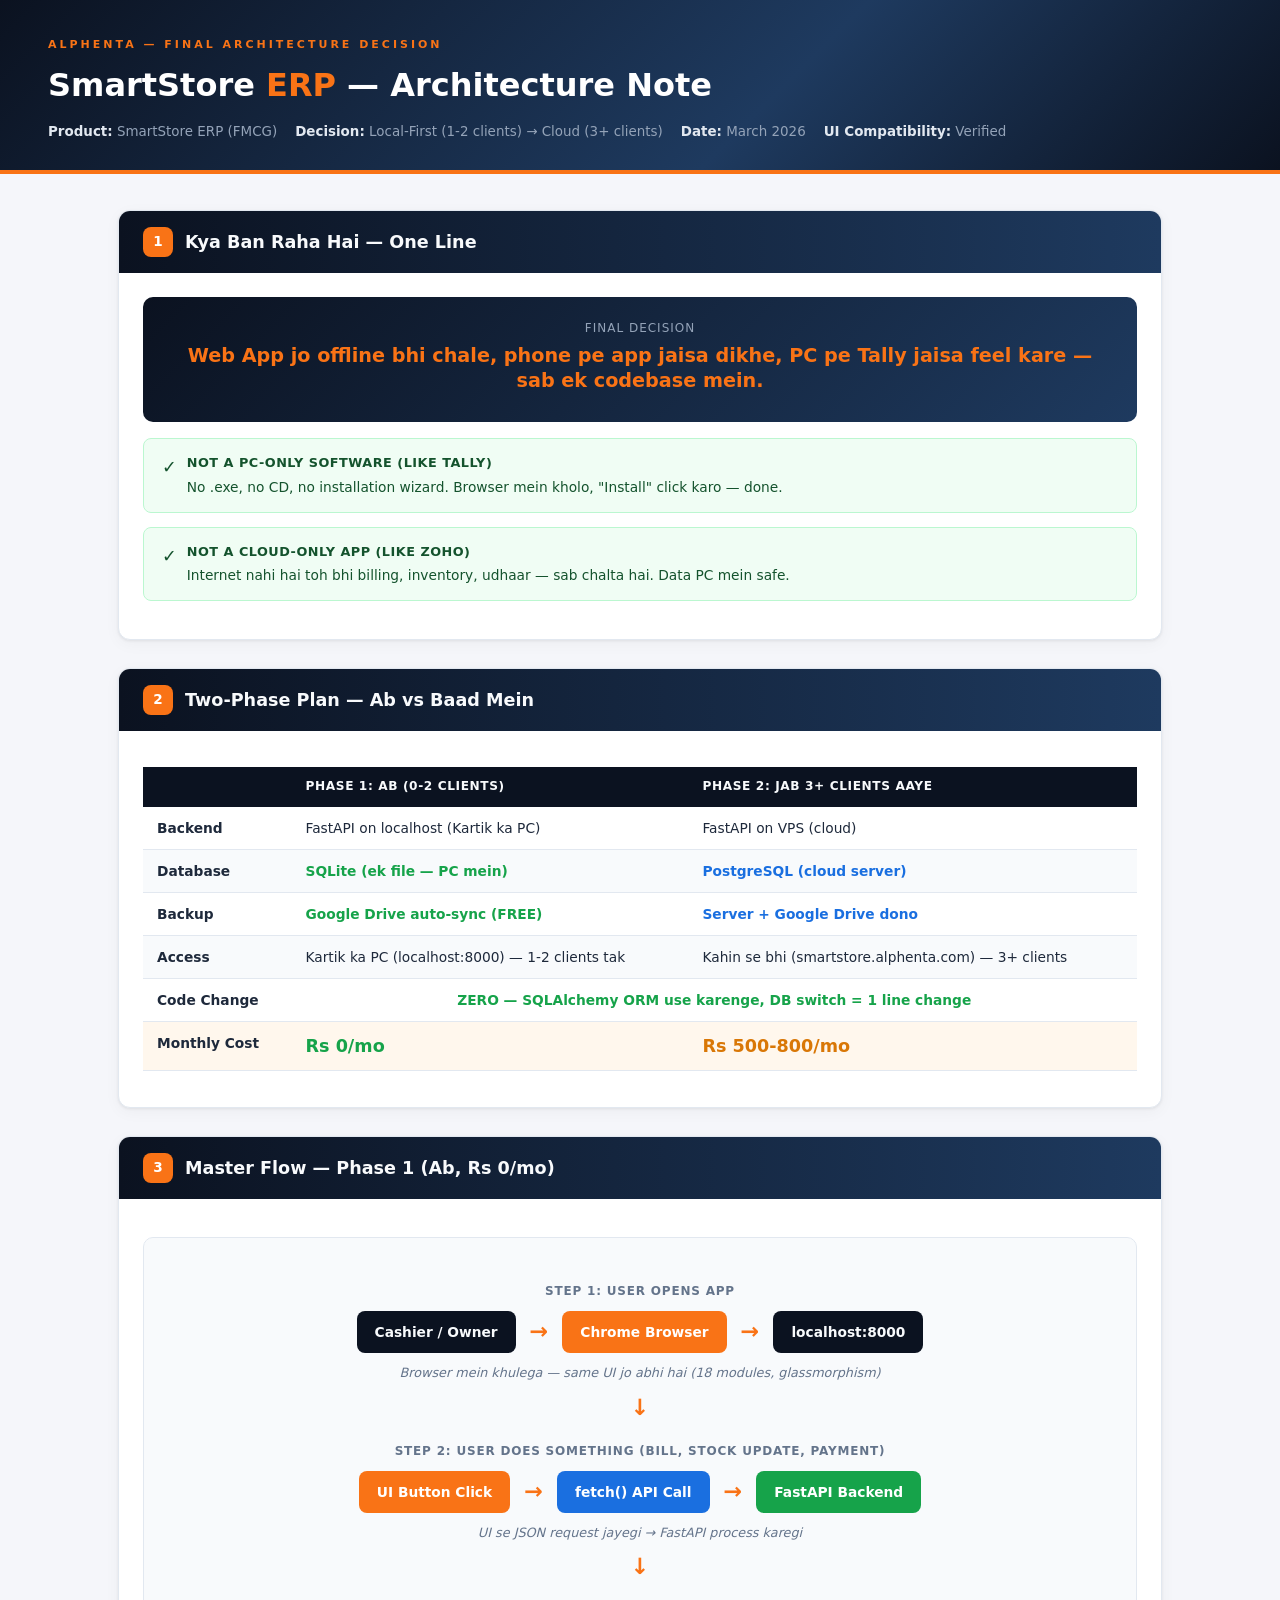
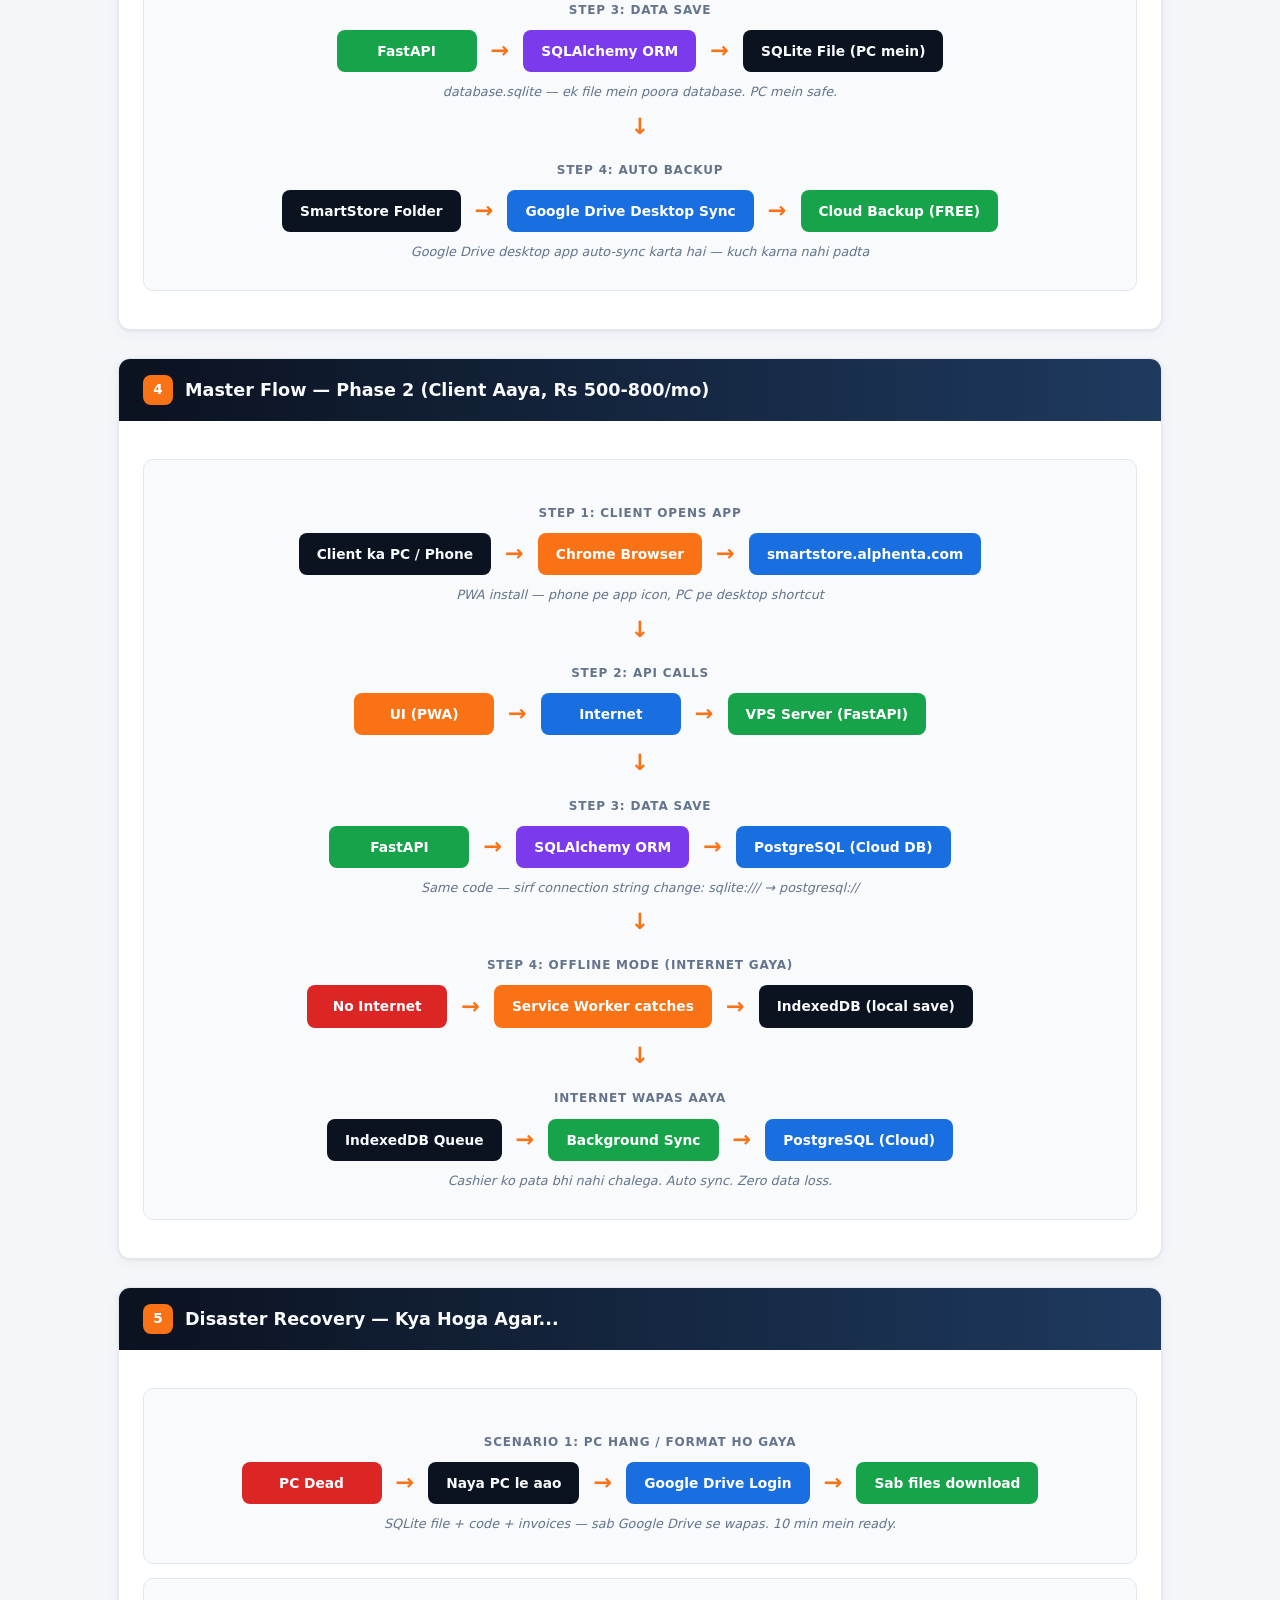
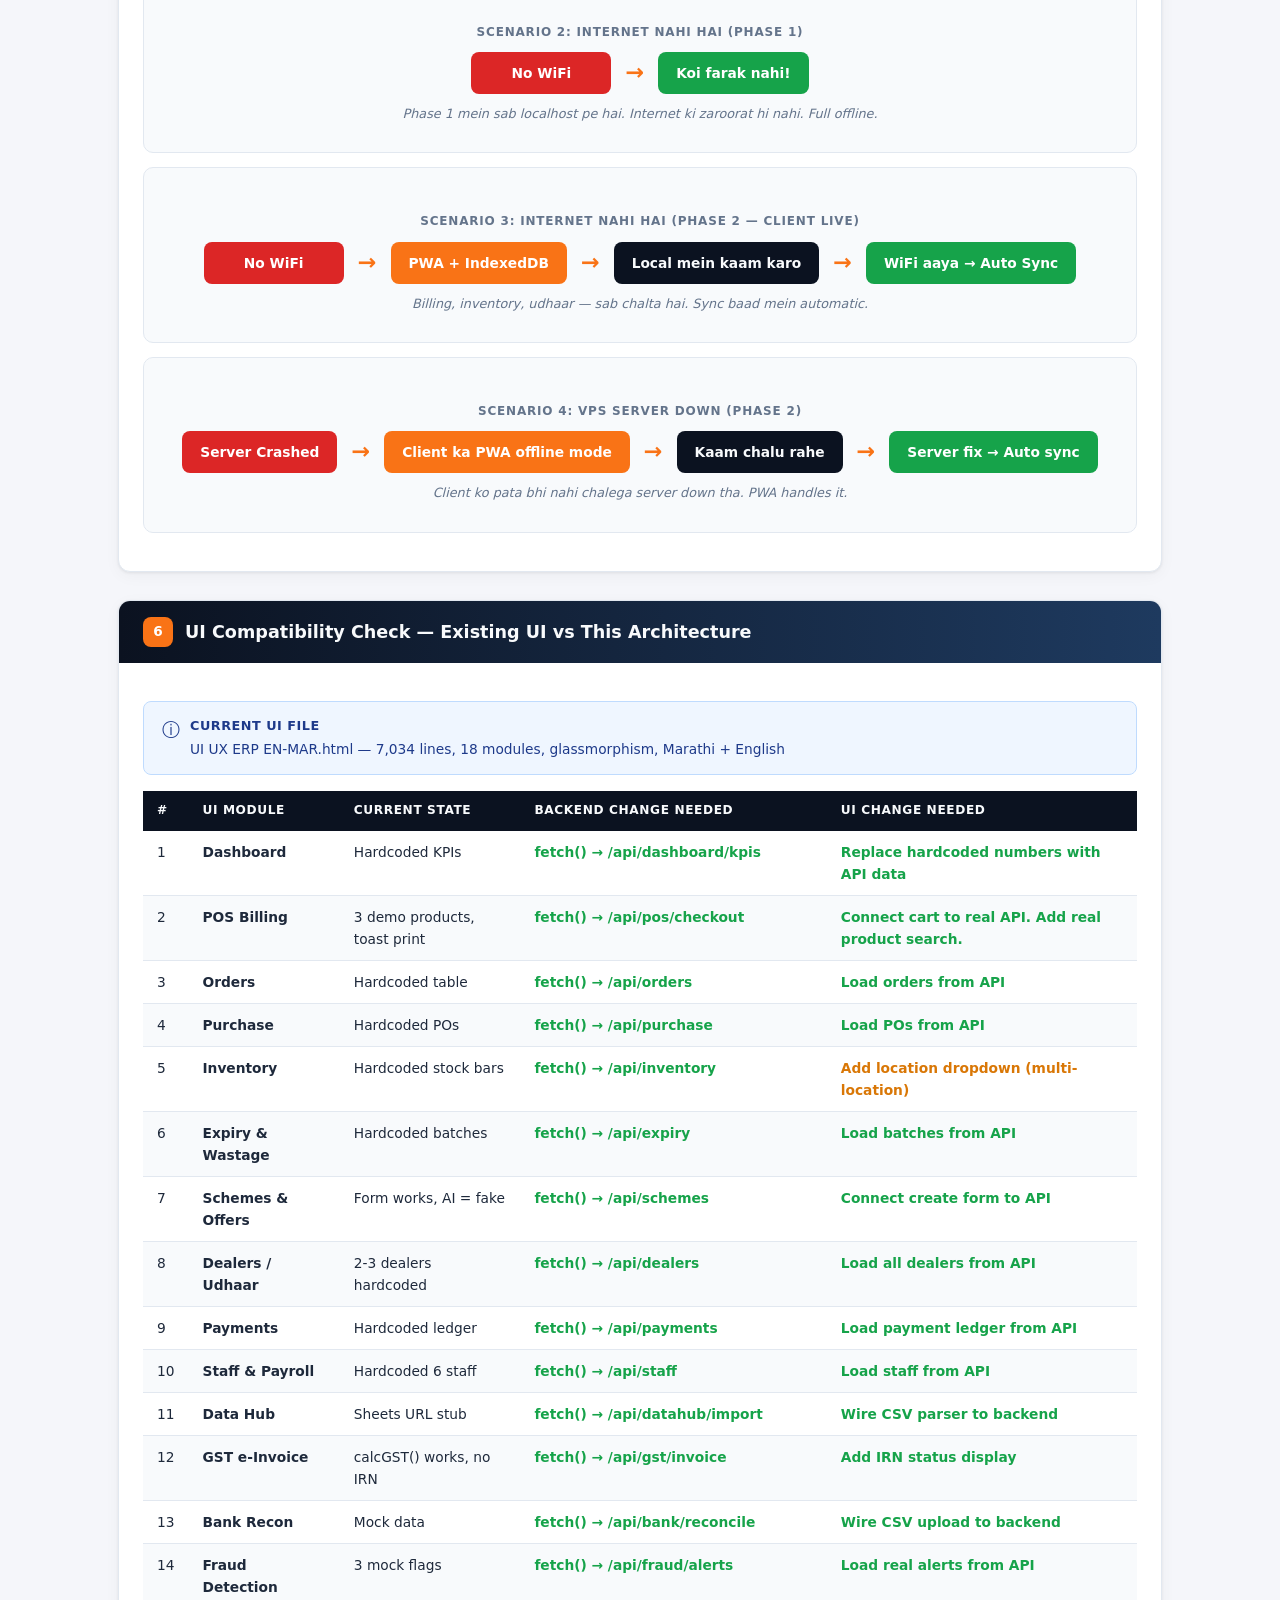
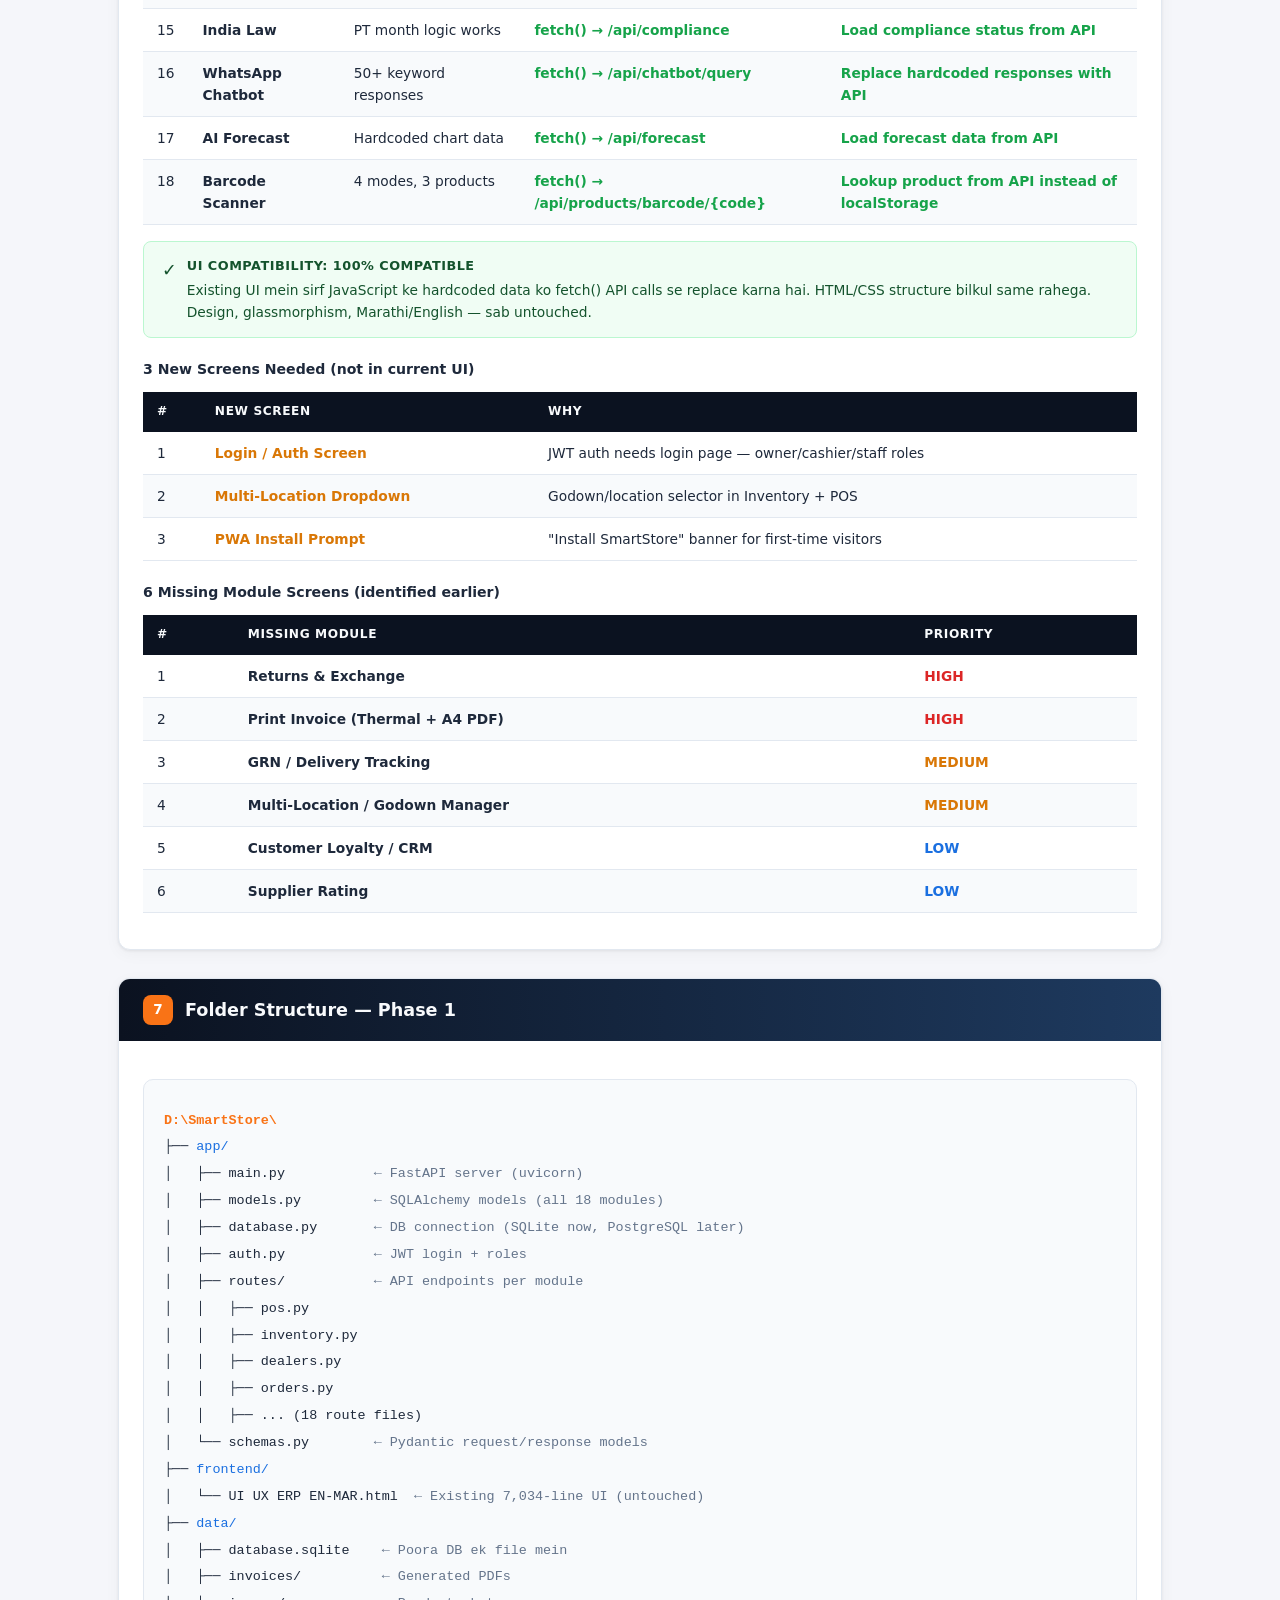
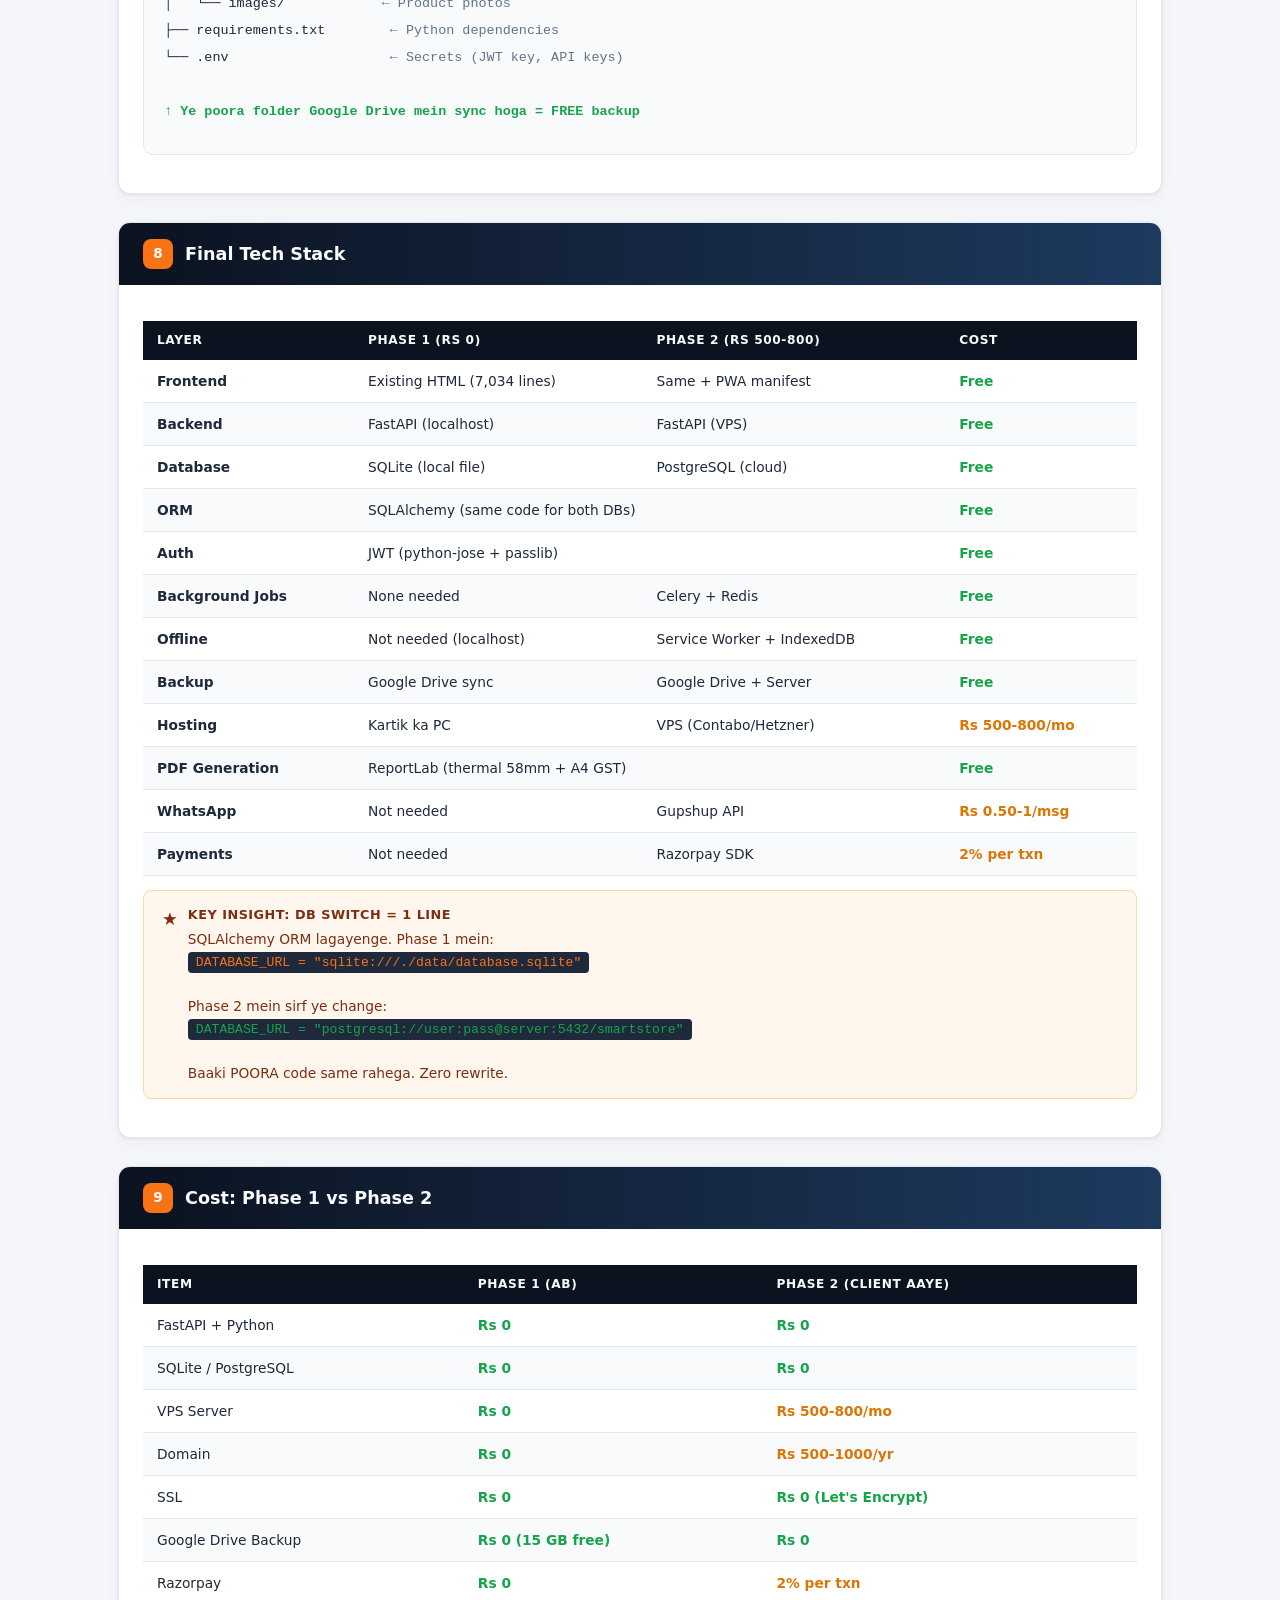
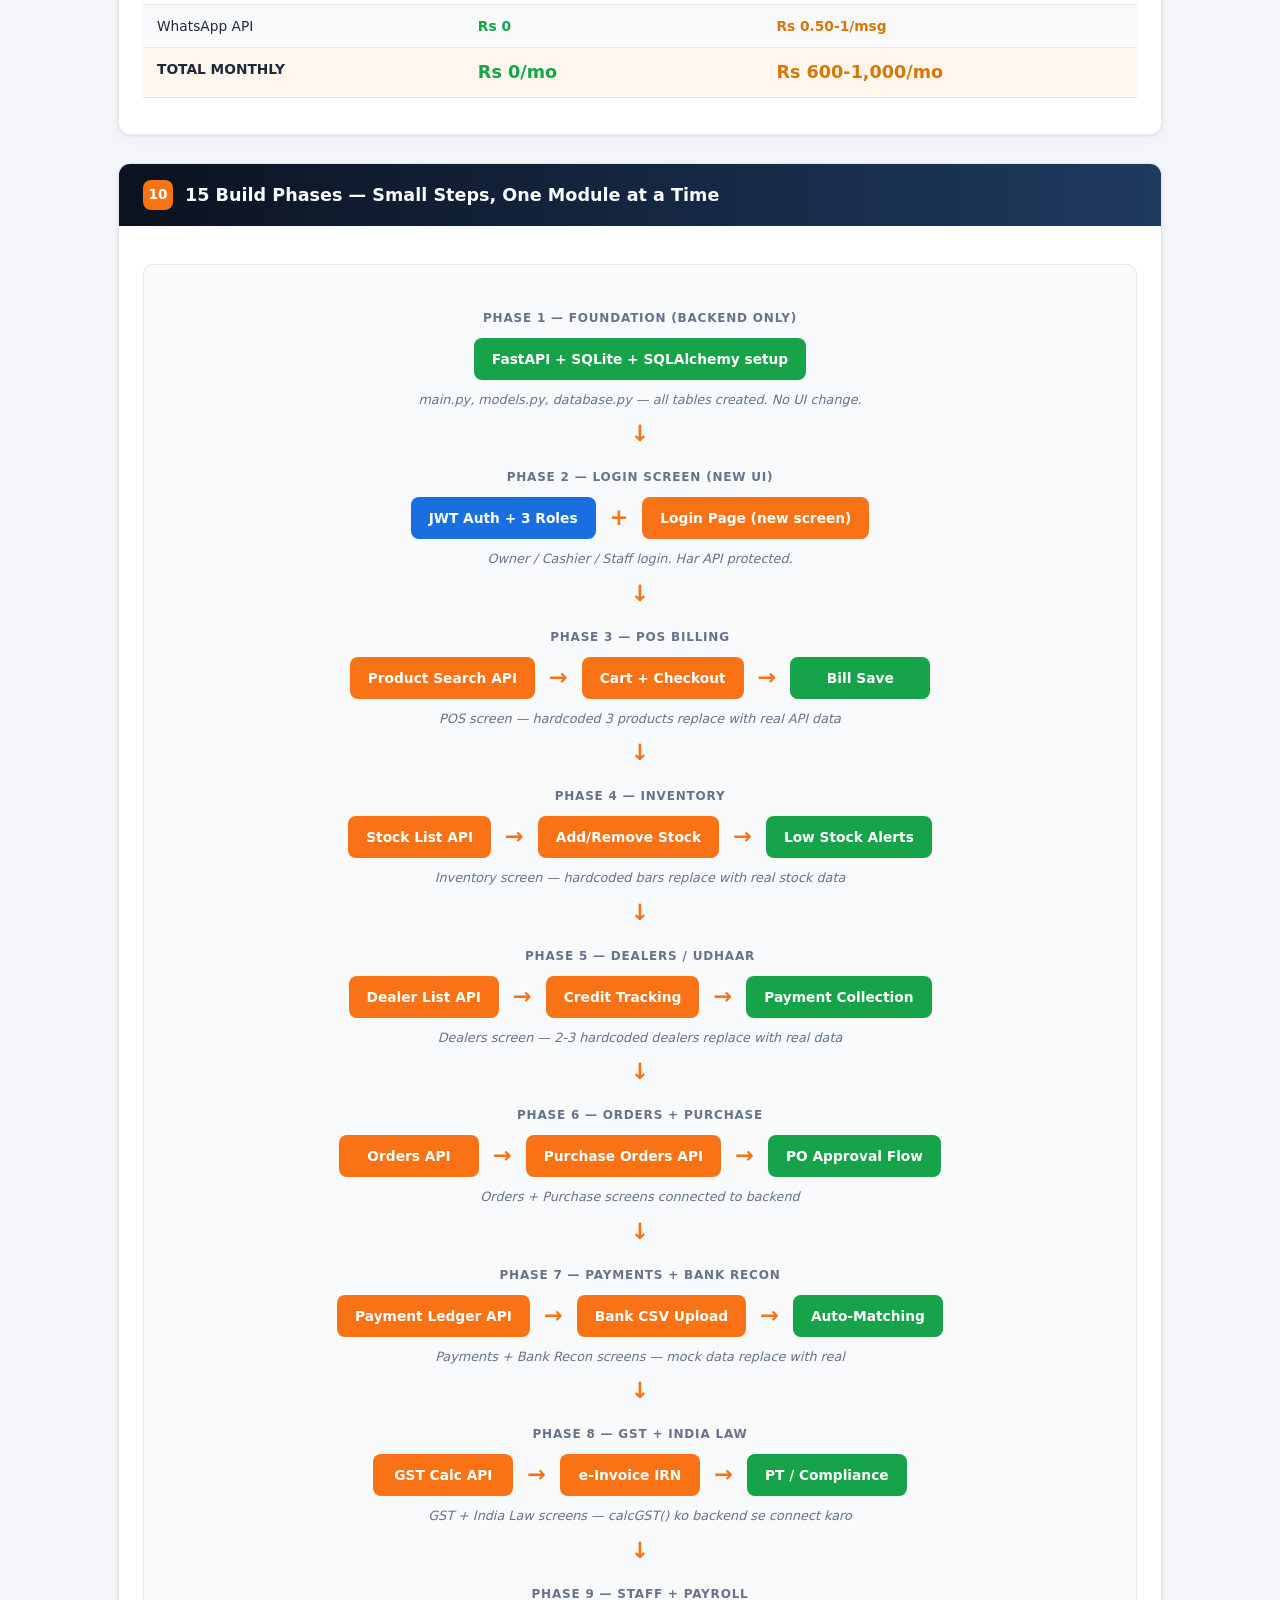
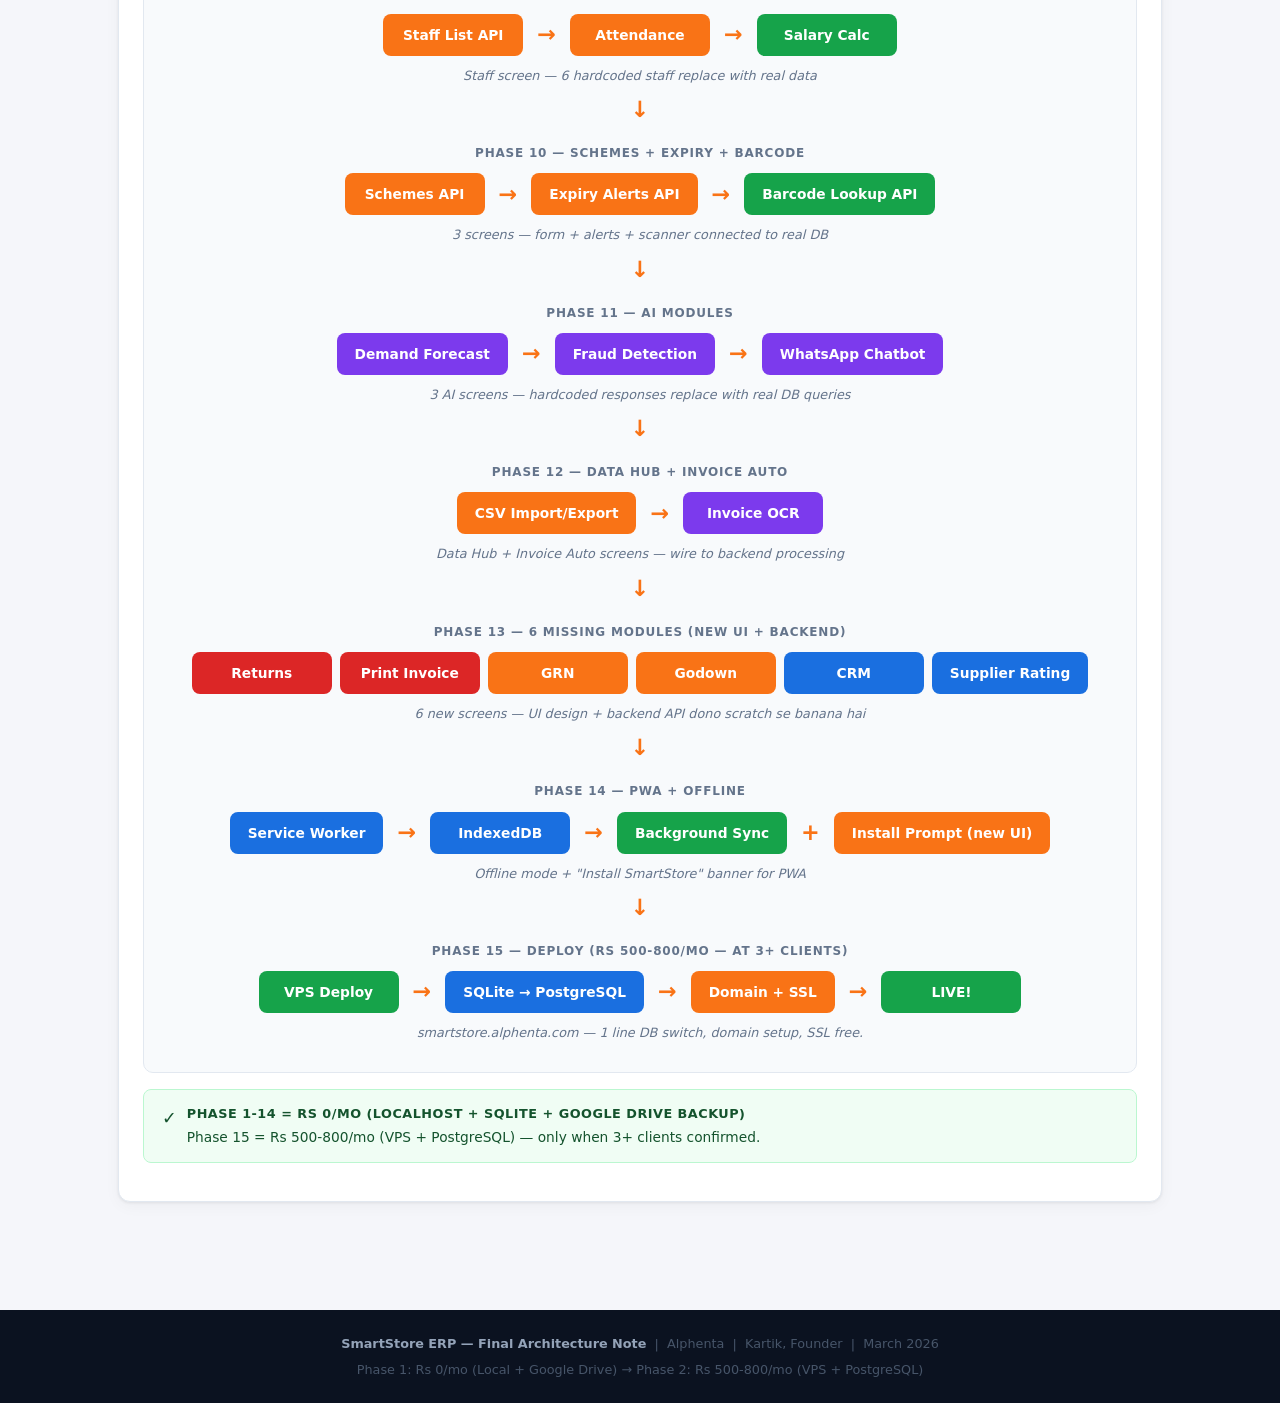
<file: Artifects/7) SmartStore_Final_Architecture_Note.html>
<!DOCTYPE html>
<html lang="en">
<head>
  <meta charset="UTF-8">
  <meta name="viewport" content="width=device-width, initial-scale=1.0">
  <title>SmartStore ERP — Final Architecture Note</title>
  <style>
    *, *::before, *::after { box-sizing: border-box; margin: 0; padding: 0; }
    html { font-size: 16px; scroll-behavior: smooth; }
    body {
      font-family: 'Segoe UI', system-ui, -apple-system, sans-serif;
      background: #f5f6fa;
      color: #1e293b;
      line-height: 1.6;
    }

    /* HEADER */
    header {
      background: linear-gradient(135deg, #0b1220 0%, #1e3a5f 60%, #0b1220 100%);
      color: #fff;
      padding: 36px 48px 28px;
      border-bottom: 4px solid #f97316;
    }
    .header-eyebrow {
      font-size: 11px; font-weight: 700; letter-spacing: 3px;
      text-transform: uppercase; color: #f97316; margin-bottom: 6px;
    }
    header h1 { font-size: 2rem; font-weight: 800; margin-bottom: 8px; }
    header h1 span { color: #f97316; }
    .header-meta { font-size: 0.84rem; color: #94a3b8; display: flex; flex-wrap: wrap; gap: 18px; margin-top: 10px; }
    .header-meta strong { color: #e2e8f0; }

    /* MAIN */
    main { max-width: 1100px; margin: 0 auto; padding: 36px 28px 80px; }

    /* SECTION */
    .section {
      background: #fff; border-radius: 12px;
      box-shadow: 0 1px 3px rgba(0,0,0,0.07), 0 4px 16px rgba(0,0,0,0.04);
      margin-bottom: 28px; overflow: hidden; border: 1px solid #e2e8f0;
    }
    .section-header {
      background: linear-gradient(90deg, #0b1220 0%, #1e3a5f 100%);
      padding: 16px 24px; display: flex; align-items: center; gap: 12px;
    }
    .section-num {
      background: #f97316; color: #fff; font-weight: 800; font-size: 0.85rem;
      width: 30px; height: 30px; border-radius: 8px;
      display: flex; align-items: center; justify-content: center; flex-shrink: 0;
    }
    .section-header h2 { color: #f8fafc; font-size: 1.1rem; font-weight: 700; }
    .section-body { padding: 24px; }

    /* FLOW DIAGRAM */
    .flow-container {
      background: #f8fafc; border: 1px solid #e2e8f0; border-radius: 10px;
      padding: 28px 20px; margin: 14px 0;
    }
    .flow-row {
      display: flex; align-items: center; justify-content: center;
      flex-wrap: wrap; gap: 8px; margin: 10px 0;
    }
    .flow-box {
      display: inline-block; border-radius: 8px; padding: 10px 18px;
      font-weight: 700; font-size: 0.86rem; text-align: center; min-width: 140px;
    }
    .flow-dark { background: #0b1220; color: #f8fafc; }
    .flow-orange { background: #f97316; color: #fff; }
    .flow-green { background: #16a34a; color: #fff; }
    .flow-blue { background: #1a6fe0; color: #fff; }
    .flow-purple { background: #7c3aed; color: #fff; }
    .flow-gray { background: #e2e8f0; color: #1e293b; }
    .flow-red { background: #dc2626; color: #fff; }
    .flow-arrow { color: #f97316; font-size: 1.4rem; font-weight: 700; margin: 0 6px; }
    .flow-arrow-down { display: block; text-align: center; color: #f97316; font-size: 1.4rem; font-weight: 700; margin: 6px 0; }
    .flow-label {
      font-size: 0.75rem; font-weight: 700; color: #64748b; text-transform: uppercase;
      letter-spacing: 0.8px; margin: 16px 0 6px; text-align: center;
    }
    .flow-note {
      font-size: 0.8rem; color: #64748b; text-align: center; margin-top: 4px; font-style: italic;
    }

    /* TABLES */
    .tbl-wrap { overflow-x: auto; margin: 12px 0; }
    table { width: 100%; border-collapse: collapse; font-size: 0.86rem; }
    thead tr { background: #0b1220; color: #f8fafc; }
    thead th { padding: 10px 14px; text-align: left; font-weight: 700; font-size: 0.76rem; letter-spacing: 0.6px; text-transform: uppercase; }
    tbody tr:nth-child(even) { background: #f8fafc; }
    tbody tr:hover { background: #fff7ed; }
    tbody td { padding: 10px 14px; border-bottom: 1px solid #e2e8f0; vertical-align: top; }
    .td-green { color: #16a34a; font-weight: 700; }
    .td-orange { color: #d97706; font-weight: 700; }
    .td-red { color: #dc2626; font-weight: 700; }
    .td-blue { color: #1a6fe0; font-weight: 700; }

    /* CALLOUT */
    .callout {
      border-radius: 8px; padding: 14px 18px; margin: 14px 0;
      font-size: 0.86rem; display: flex; gap: 10px; align-items: flex-start;
    }
    .callout-orange { background: #fff7ed; border: 1px solid #fed7aa; color: #7c2d12; }
    .callout-green { background: #f0fdf4; border: 1px solid #bbf7d0; color: #14532d; }
    .callout-blue { background: #eff6ff; border: 1px solid #bfdbfe; color: #1e3a8a; }
    .callout-red { background: #fef2f2; border: 1px solid #fecaca; color: #991b1b; }
    .callout-icon { font-size: 1.1rem; flex-shrink: 0; }
    .callout strong { display: block; margin-bottom: 2px; font-size: 0.8rem; text-transform: uppercase; letter-spacing: 0.5px; }

    /* PHASE BADGE */
    .phase-badge {
      display: inline-block; padding: 3px 10px; border-radius: 20px;
      font-size: 0.7rem; font-weight: 700; letter-spacing: 0.5px; text-transform: uppercase;
    }
    .phase-now { background: #dcfce7; color: #15803d; border: 1px solid #86efac; }
    .phase-later { background: #fef9c3; color: #854d0e; border: 1px solid #fde047; }
    .phase-free { background: #eff6ff; color: #1e40af; border: 1px solid #93c5fd; }

    /* FOOTER */
    footer {
      background: #0b1220; color: #475569; text-align: center;
      padding: 24px 48px; font-size: 0.8rem;
    }
    footer strong { color: #94a3b8; }
  </style>
</head>
<body>

<header>
  <div class="header-eyebrow">Alphenta — Final Architecture Decision</div>
  <h1>SmartStore <span>ERP</span> — Architecture Note</h1>
  <div class="header-meta">
    <span><strong>Product:</strong> SmartStore ERP (FMCG)</span>
    <span><strong>Decision:</strong> Local-First (1-2 clients) → Cloud (3+ clients)</span>
    <span><strong>Date:</strong> March 2026</span>
    <span><strong>UI Compatibility:</strong> Verified</span>
  </div>
</header>

<main>

  <!-- ===== SECTION 1: ONE-LINE SUMMARY ===== -->
  <div class="section">
    <div class="section-header">
      <div class="section-num">1</div>
      <h2>Kya Ban Raha Hai — One Line</h2>
    </div>
    <div class="section-body">
      <div style="background: linear-gradient(135deg, #0b1220, #1e3a5f); color: #fff; border-radius: 10px; padding: 22px 28px; text-align: center;">
        <div style="font-size: 0.75rem; color: #94a3b8; text-transform: uppercase; letter-spacing: 1px;">Final Decision</div>
        <div style="font-size: 1.2rem; font-weight: 800; color: #f97316; margin: 6px 0; line-height: 1.3;">
          Web App jo offline bhi chale, phone pe app jaisa dikhe, PC pe Tally jaisa feel kare — sab ek codebase mein.
        </div>
      </div>

      <div class="callout callout-green" style="margin-top: 16px;">
        <span class="callout-icon">&#10003;</span>
        <div>
          <strong>NOT a PC-only software (like Tally)</strong>
          No .exe, no CD, no installation wizard. Browser mein kholo, "Install" click karo — done.
        </div>
      </div>
      <div class="callout callout-green">
        <span class="callout-icon">&#10003;</span>
        <div>
          <strong>NOT a cloud-only app (like Zoho)</strong>
          Internet nahi hai toh bhi billing, inventory, udhaar — sab chalta hai. Data PC mein safe.
        </div>
      </div>
    </div>
  </div>

  <!-- ===== SECTION 2: TWO-PHASE PLAN ===== -->
  <div class="section">
    <div class="section-header">
      <div class="section-num">2</div>
      <h2>Two-Phase Plan — Ab vs Baad Mein</h2>
    </div>
    <div class="section-body">
      <div class="tbl-wrap">
        <table>
          <thead>
            <tr>
              <th></th>
              <th>Phase 1: Ab (0-2 Clients)</th>
              <th>Phase 2: Jab 3+ Clients Aaye</th>
            </tr>
          </thead>
          <tbody>
            <tr>
              <td><strong>Backend</strong></td>
              <td>FastAPI on localhost (Kartik ka PC)</td>
              <td>FastAPI on VPS (cloud)</td>
            </tr>
            <tr>
              <td><strong>Database</strong></td>
              <td class="td-green">SQLite (ek file — PC mein)</td>
              <td class="td-blue">PostgreSQL (cloud server)</td>
            </tr>
            <tr>
              <td><strong>Backup</strong></td>
              <td class="td-green">Google Drive auto-sync (FREE)</td>
              <td class="td-blue">Server + Google Drive dono</td>
            </tr>
            <tr>
              <td><strong>Access</strong></td>
              <td>Kartik ka PC (localhost:8000) — 1-2 clients tak</td>
              <td>Kahin se bhi (smartstore.alphenta.com) — 3+ clients</td>
            </tr>
            <tr>
              <td><strong>Code Change</strong></td>
              <td colspan="2" style="text-align: center; color: #16a34a; font-weight: 700;">ZERO — SQLAlchemy ORM use karenge, DB switch = 1 line change</td>
            </tr>
            <tr style="background: #fff7ed !important;">
              <td><strong>Monthly Cost</strong></td>
              <td class="td-green" style="font-size: 1.1rem;">Rs 0/mo</td>
              <td class="td-orange" style="font-size: 1.1rem;">Rs 500-800/mo</td>
            </tr>
          </tbody>
        </table>
      </div>
    </div>
  </div>

  <!-- ===== SECTION 3: MASTER FLOW DIAGRAM ===== -->
  <div class="section">
    <div class="section-header">
      <div class="section-num">3</div>
      <h2>Master Flow — Phase 1 (Ab, Rs 0/mo)</h2>
    </div>
    <div class="section-body">

      <div class="flow-container">
        <div class="flow-label">STEP 1: User Opens App</div>
        <div class="flow-row">
          <span class="flow-box flow-dark">Cashier / Owner</span>
          <span class="flow-arrow">&#8594;</span>
          <span class="flow-box flow-orange">Chrome Browser</span>
          <span class="flow-arrow">&#8594;</span>
          <span class="flow-box flow-dark">localhost:8000</span>
        </div>
        <div class="flow-note">Browser mein khulega — same UI jo abhi hai (18 modules, glassmorphism)</div>

        <div class="flow-arrow-down">&#8595;</div>

        <div class="flow-label">STEP 2: User Does Something (Bill, Stock Update, Payment)</div>
        <div class="flow-row">
          <span class="flow-box flow-orange">UI Button Click</span>
          <span class="flow-arrow">&#8594;</span>
          <span class="flow-box flow-blue">fetch() API Call</span>
          <span class="flow-arrow">&#8594;</span>
          <span class="flow-box flow-green">FastAPI Backend</span>
        </div>
        <div class="flow-note">UI se JSON request jayegi → FastAPI process karegi</div>

        <div class="flow-arrow-down">&#8595;</div>

        <div class="flow-label">STEP 3: Data Save</div>
        <div class="flow-row">
          <span class="flow-box flow-green">FastAPI</span>
          <span class="flow-arrow">&#8594;</span>
          <span class="flow-box flow-purple">SQLAlchemy ORM</span>
          <span class="flow-arrow">&#8594;</span>
          <span class="flow-box flow-dark">SQLite File (PC mein)</span>
        </div>
        <div class="flow-note">database.sqlite — ek file mein poora database. PC mein safe.</div>

        <div class="flow-arrow-down">&#8595;</div>

        <div class="flow-label">STEP 4: Auto Backup</div>
        <div class="flow-row">
          <span class="flow-box flow-dark">SmartStore Folder</span>
          <span class="flow-arrow">&#8594;</span>
          <span class="flow-box flow-blue">Google Drive Desktop Sync</span>
          <span class="flow-arrow">&#8594;</span>
          <span class="flow-box flow-green">Cloud Backup (FREE)</span>
        </div>
        <div class="flow-note">Google Drive desktop app auto-sync karta hai — kuch karna nahi padta</div>
      </div>

    </div>
  </div>

  <!-- ===== SECTION 4: PHASE 2 FLOW ===== -->
  <div class="section">
    <div class="section-header">
      <div class="section-num">4</div>
      <h2>Master Flow — Phase 2 (Client Aaya, Rs 500-800/mo)</h2>
    </div>
    <div class="section-body">

      <div class="flow-container">
        <div class="flow-label">STEP 1: Client Opens App</div>
        <div class="flow-row">
          <span class="flow-box flow-dark">Client ka PC / Phone</span>
          <span class="flow-arrow">&#8594;</span>
          <span class="flow-box flow-orange">Chrome Browser</span>
          <span class="flow-arrow">&#8594;</span>
          <span class="flow-box flow-blue">smartstore.alphenta.com</span>
        </div>
        <div class="flow-note">PWA install — phone pe app icon, PC pe desktop shortcut</div>

        <div class="flow-arrow-down">&#8595;</div>

        <div class="flow-label">STEP 2: API Calls</div>
        <div class="flow-row">
          <span class="flow-box flow-orange">UI (PWA)</span>
          <span class="flow-arrow">&#8594;</span>
          <span class="flow-box flow-blue">Internet</span>
          <span class="flow-arrow">&#8594;</span>
          <span class="flow-box flow-green">VPS Server (FastAPI)</span>
        </div>

        <div class="flow-arrow-down">&#8595;</div>

        <div class="flow-label">STEP 3: Data Save</div>
        <div class="flow-row">
          <span class="flow-box flow-green">FastAPI</span>
          <span class="flow-arrow">&#8594;</span>
          <span class="flow-box flow-purple">SQLAlchemy ORM</span>
          <span class="flow-arrow">&#8594;</span>
          <span class="flow-box flow-blue">PostgreSQL (Cloud DB)</span>
        </div>
        <div class="flow-note">Same code — sirf connection string change: sqlite:/// → postgresql://</div>

        <div class="flow-arrow-down">&#8595;</div>

        <div class="flow-label">STEP 4: Offline Mode (Internet gaya)</div>
        <div class="flow-row">
          <span class="flow-box flow-red">No Internet</span>
          <span class="flow-arrow">&#8594;</span>
          <span class="flow-box flow-orange">Service Worker catches</span>
          <span class="flow-arrow">&#8594;</span>
          <span class="flow-box flow-dark">IndexedDB (local save)</span>
        </div>
        <div class="flow-arrow-down">&#8595;</div>
        <div class="flow-label">Internet wapas aaya</div>
        <div class="flow-row">
          <span class="flow-box flow-dark">IndexedDB Queue</span>
          <span class="flow-arrow">&#8594;</span>
          <span class="flow-box flow-green">Background Sync</span>
          <span class="flow-arrow">&#8594;</span>
          <span class="flow-box flow-blue">PostgreSQL (Cloud)</span>
        </div>
        <div class="flow-note">Cashier ko pata bhi nahi chalega. Auto sync. Zero data loss.</div>
      </div>

    </div>
  </div>

  <!-- ===== SECTION 5: DISASTER RECOVERY ===== -->
  <div class="section">
    <div class="section-header">
      <div class="section-num">5</div>
      <h2>Disaster Recovery — Kya Hoga Agar...</h2>
    </div>
    <div class="section-body">

      <div class="flow-container">
        <div class="flow-label">SCENARIO 1: PC Hang / Format Ho Gaya</div>
        <div class="flow-row">
          <span class="flow-box flow-red">PC Dead</span>
          <span class="flow-arrow">&#8594;</span>
          <span class="flow-box flow-dark">Naya PC le aao</span>
          <span class="flow-arrow">&#8594;</span>
          <span class="flow-box flow-blue">Google Drive Login</span>
          <span class="flow-arrow">&#8594;</span>
          <span class="flow-box flow-green">Sab files download</span>
        </div>
        <div class="flow-note">SQLite file + code + invoices — sab Google Drive se wapas. 10 min mein ready.</div>
      </div>

      <div class="flow-container">
        <div class="flow-label">SCENARIO 2: Internet Nahi Hai (Phase 1)</div>
        <div class="flow-row">
          <span class="flow-box flow-red">No WiFi</span>
          <span class="flow-arrow">&#8594;</span>
          <span class="flow-box flow-green">Koi farak nahi!</span>
        </div>
        <div class="flow-note">Phase 1 mein sab localhost pe hai. Internet ki zaroorat hi nahi. Full offline.</div>
      </div>

      <div class="flow-container">
        <div class="flow-label">SCENARIO 3: Internet Nahi Hai (Phase 2 — Client live)</div>
        <div class="flow-row">
          <span class="flow-box flow-red">No WiFi</span>
          <span class="flow-arrow">&#8594;</span>
          <span class="flow-box flow-orange">PWA + IndexedDB</span>
          <span class="flow-arrow">&#8594;</span>
          <span class="flow-box flow-dark">Local mein kaam karo</span>
          <span class="flow-arrow">&#8594;</span>
          <span class="flow-box flow-green">WiFi aaya → Auto Sync</span>
        </div>
        <div class="flow-note">Billing, inventory, udhaar — sab chalta hai. Sync baad mein automatic.</div>
      </div>

      <div class="flow-container">
        <div class="flow-label">SCENARIO 4: VPS Server Down (Phase 2)</div>
        <div class="flow-row">
          <span class="flow-box flow-red">Server Crashed</span>
          <span class="flow-arrow">&#8594;</span>
          <span class="flow-box flow-orange">Client ka PWA offline mode</span>
          <span class="flow-arrow">&#8594;</span>
          <span class="flow-box flow-dark">Kaam chalu rahe</span>
          <span class="flow-arrow">&#8594;</span>
          <span class="flow-box flow-green">Server fix → Auto sync</span>
        </div>
        <div class="flow-note">Client ko pata bhi nahi chalega server down tha. PWA handles it.</div>
      </div>

    </div>
  </div>

  <!-- ===== SECTION 6: UI COMPATIBILITY CHECK ===== -->
  <div class="section">
    <div class="section-header">
      <div class="section-num">6</div>
      <h2>UI Compatibility Check — Existing UI vs This Architecture</h2>
    </div>
    <div class="section-body">

      <div class="callout callout-blue" style="margin-bottom: 16px;">
        <span class="callout-icon">&#9432;</span>
        <div>
          <strong>Current UI File</strong>
          UI UX ERP EN-MAR.html — 7,034 lines, 18 modules, glassmorphism, Marathi + English
        </div>
      </div>

      <div class="tbl-wrap">
        <table>
          <thead>
            <tr>
              <th>#</th>
              <th>UI Module</th>
              <th>Current State</th>
              <th>Backend Change Needed</th>
              <th>UI Change Needed</th>
            </tr>
          </thead>
          <tbody>
            <tr>
              <td>1</td>
              <td><strong>Dashboard</strong></td>
              <td>Hardcoded KPIs</td>
              <td class="td-green">fetch() → /api/dashboard/kpis</td>
              <td class="td-green">Replace hardcoded numbers with API data</td>
            </tr>
            <tr>
              <td>2</td>
              <td><strong>POS Billing</strong></td>
              <td>3 demo products, toast print</td>
              <td class="td-green">fetch() → /api/pos/checkout</td>
              <td class="td-green">Connect cart to real API. Add real product search.</td>
            </tr>
            <tr>
              <td>3</td>
              <td><strong>Orders</strong></td>
              <td>Hardcoded table</td>
              <td class="td-green">fetch() → /api/orders</td>
              <td class="td-green">Load orders from API</td>
            </tr>
            <tr>
              <td>4</td>
              <td><strong>Purchase</strong></td>
              <td>Hardcoded POs</td>
              <td class="td-green">fetch() → /api/purchase</td>
              <td class="td-green">Load POs from API</td>
            </tr>
            <tr>
              <td>5</td>
              <td><strong>Inventory</strong></td>
              <td>Hardcoded stock bars</td>
              <td class="td-green">fetch() → /api/inventory</td>
              <td class="td-orange">Add location dropdown (multi-location)</td>
            </tr>
            <tr>
              <td>6</td>
              <td><strong>Expiry & Wastage</strong></td>
              <td>Hardcoded batches</td>
              <td class="td-green">fetch() → /api/expiry</td>
              <td class="td-green">Load batches from API</td>
            </tr>
            <tr>
              <td>7</td>
              <td><strong>Schemes & Offers</strong></td>
              <td>Form works, AI = fake</td>
              <td class="td-green">fetch() → /api/schemes</td>
              <td class="td-green">Connect create form to API</td>
            </tr>
            <tr>
              <td>8</td>
              <td><strong>Dealers / Udhaar</strong></td>
              <td>2-3 dealers hardcoded</td>
              <td class="td-green">fetch() → /api/dealers</td>
              <td class="td-green">Load all dealers from API</td>
            </tr>
            <tr>
              <td>9</td>
              <td><strong>Payments</strong></td>
              <td>Hardcoded ledger</td>
              <td class="td-green">fetch() → /api/payments</td>
              <td class="td-green">Load payment ledger from API</td>
            </tr>
            <tr>
              <td>10</td>
              <td><strong>Staff & Payroll</strong></td>
              <td>Hardcoded 6 staff</td>
              <td class="td-green">fetch() → /api/staff</td>
              <td class="td-green">Load staff from API</td>
            </tr>
            <tr>
              <td>11</td>
              <td><strong>Data Hub</strong></td>
              <td>Sheets URL stub</td>
              <td class="td-green">fetch() → /api/datahub/import</td>
              <td class="td-green">Wire CSV parser to backend</td>
            </tr>
            <tr>
              <td>12</td>
              <td><strong>GST e-Invoice</strong></td>
              <td>calcGST() works, no IRN</td>
              <td class="td-green">fetch() → /api/gst/invoice</td>
              <td class="td-green">Add IRN status display</td>
            </tr>
            <tr>
              <td>13</td>
              <td><strong>Bank Recon</strong></td>
              <td>Mock data</td>
              <td class="td-green">fetch() → /api/bank/reconcile</td>
              <td class="td-green">Wire CSV upload to backend</td>
            </tr>
            <tr>
              <td>14</td>
              <td><strong>Fraud Detection</strong></td>
              <td>3 mock flags</td>
              <td class="td-green">fetch() → /api/fraud/alerts</td>
              <td class="td-green">Load real alerts from API</td>
            </tr>
            <tr>
              <td>15</td>
              <td><strong>India Law</strong></td>
              <td>PT month logic works</td>
              <td class="td-green">fetch() → /api/compliance</td>
              <td class="td-green">Load compliance status from API</td>
            </tr>
            <tr>
              <td>16</td>
              <td><strong>WhatsApp Chatbot</strong></td>
              <td>50+ keyword responses</td>
              <td class="td-green">fetch() → /api/chatbot/query</td>
              <td class="td-green">Replace hardcoded responses with API</td>
            </tr>
            <tr>
              <td>17</td>
              <td><strong>AI Forecast</strong></td>
              <td>Hardcoded chart data</td>
              <td class="td-green">fetch() → /api/forecast</td>
              <td class="td-green">Load forecast data from API</td>
            </tr>
            <tr>
              <td>18</td>
              <td><strong>Barcode Scanner</strong></td>
              <td>4 modes, 3 products</td>
              <td class="td-green">fetch() → /api/products/barcode/{code}</td>
              <td class="td-green">Lookup product from API instead of localStorage</td>
            </tr>
          </tbody>
        </table>
      </div>

      <div class="callout callout-green" style="margin-top: 16px;">
        <span class="callout-icon">&#10003;</span>
        <div>
          <strong>UI Compatibility: 100% COMPATIBLE</strong>
          Existing UI mein sirf JavaScript ke hardcoded data ko fetch() API calls se replace karna hai. HTML/CSS structure bilkul same rahega. Design, glassmorphism, Marathi/English — sab untouched.
        </div>
      </div>

      <h3 style="margin: 20px 0 10px; font-size: 0.88rem;">3 New Screens Needed (not in current UI)</h3>
      <div class="tbl-wrap">
        <table>
          <thead><tr><th>#</th><th>New Screen</th><th>Why</th></tr></thead>
          <tbody>
            <tr><td>1</td><td class="td-orange"><strong>Login / Auth Screen</strong></td><td>JWT auth needs login page — owner/cashier/staff roles</td></tr>
            <tr><td>2</td><td class="td-orange"><strong>Multi-Location Dropdown</strong></td><td>Godown/location selector in Inventory + POS</td></tr>
            <tr><td>3</td><td class="td-orange"><strong>PWA Install Prompt</strong></td><td>"Install SmartStore" banner for first-time visitors</td></tr>
          </tbody>
        </table>
      </div>

      <h3 style="margin: 20px 0 10px; font-size: 0.88rem;">6 Missing Module Screens (identified earlier)</h3>
      <div class="tbl-wrap">
        <table>
          <thead><tr><th>#</th><th>Missing Module</th><th>Priority</th></tr></thead>
          <tbody>
            <tr><td>1</td><td><strong>Returns & Exchange</strong></td><td class="td-red">HIGH</td></tr>
            <tr><td>2</td><td><strong>Print Invoice (Thermal + A4 PDF)</strong></td><td class="td-red">HIGH</td></tr>
            <tr><td>3</td><td><strong>GRN / Delivery Tracking</strong></td><td class="td-orange">MEDIUM</td></tr>
            <tr><td>4</td><td><strong>Multi-Location / Godown Manager</strong></td><td class="td-orange">MEDIUM</td></tr>
            <tr><td>5</td><td><strong>Customer Loyalty / CRM</strong></td><td class="td-blue">LOW</td></tr>
            <tr><td>6</td><td><strong>Supplier Rating</strong></td><td class="td-blue">LOW</td></tr>
          </tbody>
        </table>
      </div>

    </div>
  </div>

  <!-- ===== SECTION 7: FOLDER STRUCTURE ===== -->
  <div class="section">
    <div class="section-header">
      <div class="section-num">7</div>
      <h2>Folder Structure — Phase 1</h2>
    </div>
    <div class="section-body">
      <div class="flow-container" style="text-align: left; font-family: 'Consolas', 'Courier New', monospace; font-size: 0.84rem; line-height: 2;">
        <strong style="color: #f97316;">D:\SmartStore\</strong><br>
        ├── <span style="color: #1a6fe0;">app/</span><br>
        │&nbsp;&nbsp;&nbsp;├── main.py &nbsp;&nbsp;&nbsp;&nbsp;&nbsp;&nbsp;&nbsp;&nbsp;&nbsp;&nbsp;<span style="color: #64748b;">← FastAPI server (uvicorn)</span><br>
        │&nbsp;&nbsp;&nbsp;├── models.py &nbsp;&nbsp;&nbsp;&nbsp;&nbsp;&nbsp;&nbsp;&nbsp;<span style="color: #64748b;">← SQLAlchemy models (all 18 modules)</span><br>
        │&nbsp;&nbsp;&nbsp;├── database.py &nbsp;&nbsp;&nbsp;&nbsp;&nbsp;&nbsp;<span style="color: #64748b;">← DB connection (SQLite now, PostgreSQL later)</span><br>
        │&nbsp;&nbsp;&nbsp;├── auth.py &nbsp;&nbsp;&nbsp;&nbsp;&nbsp;&nbsp;&nbsp;&nbsp;&nbsp;&nbsp;<span style="color: #64748b;">← JWT login + roles</span><br>
        │&nbsp;&nbsp;&nbsp;├── routes/ &nbsp;&nbsp;&nbsp;&nbsp;&nbsp;&nbsp;&nbsp;&nbsp;&nbsp;&nbsp;<span style="color: #64748b;">← API endpoints per module</span><br>
        │&nbsp;&nbsp;&nbsp;│&nbsp;&nbsp;&nbsp;├── pos.py<br>
        │&nbsp;&nbsp;&nbsp;│&nbsp;&nbsp;&nbsp;├── inventory.py<br>
        │&nbsp;&nbsp;&nbsp;│&nbsp;&nbsp;&nbsp;├── dealers.py<br>
        │&nbsp;&nbsp;&nbsp;│&nbsp;&nbsp;&nbsp;├── orders.py<br>
        │&nbsp;&nbsp;&nbsp;│&nbsp;&nbsp;&nbsp;├── ... (18 route files)<br>
        │&nbsp;&nbsp;&nbsp;└── schemas.py &nbsp;&nbsp;&nbsp;&nbsp;&nbsp;&nbsp;&nbsp;<span style="color: #64748b;">← Pydantic request/response models</span><br>
        ├── <span style="color: #1a6fe0;">frontend/</span><br>
        │&nbsp;&nbsp;&nbsp;└── UI UX ERP EN-MAR.html &nbsp;<span style="color: #64748b;">← Existing 7,034-line UI (untouched)</span><br>
        ├── <span style="color: #1a6fe0;">data/</span><br>
        │&nbsp;&nbsp;&nbsp;├── database.sqlite &nbsp;&nbsp;&nbsp;<span style="color: #64748b;">← Poora DB ek file mein</span><br>
        │&nbsp;&nbsp;&nbsp;├── invoices/ &nbsp;&nbsp;&nbsp;&nbsp;&nbsp;&nbsp;&nbsp;&nbsp;&nbsp;<span style="color: #64748b;">← Generated PDFs</span><br>
        │&nbsp;&nbsp;&nbsp;└── images/ &nbsp;&nbsp;&nbsp;&nbsp;&nbsp;&nbsp;&nbsp;&nbsp;&nbsp;&nbsp;&nbsp;<span style="color: #64748b;">← Product photos</span><br>
        ├── requirements.txt &nbsp;&nbsp;&nbsp;&nbsp;&nbsp;&nbsp;&nbsp;<span style="color: #64748b;">← Python dependencies</span><br>
        └── .env &nbsp;&nbsp;&nbsp;&nbsp;&nbsp;&nbsp;&nbsp;&nbsp;&nbsp;&nbsp;&nbsp;&nbsp;&nbsp;&nbsp;&nbsp;&nbsp;&nbsp;&nbsp;&nbsp;<span style="color: #64748b;">← Secrets (JWT key, API keys)</span><br>
        <br>
        <span style="color: #16a34a; font-weight: 700;">↑ Ye poora folder Google Drive mein sync hoga = FREE backup</span>
      </div>
    </div>
  </div>

  <!-- ===== SECTION 8: TECH STACK FINAL ===== -->
  <div class="section">
    <div class="section-header">
      <div class="section-num">8</div>
      <h2>Final Tech Stack</h2>
    </div>
    <div class="section-body">
      <div class="tbl-wrap">
        <table>
          <thead>
            <tr><th>Layer</th><th>Phase 1 (Rs 0)</th><th>Phase 2 (Rs 500-800)</th><th>Cost</th></tr>
          </thead>
          <tbody>
            <tr>
              <td><strong>Frontend</strong></td>
              <td>Existing HTML (7,034 lines)</td>
              <td>Same + PWA manifest</td>
              <td class="td-green">Free</td>
            </tr>
            <tr>
              <td><strong>Backend</strong></td>
              <td>FastAPI (localhost)</td>
              <td>FastAPI (VPS)</td>
              <td class="td-green">Free</td>
            </tr>
            <tr>
              <td><strong>Database</strong></td>
              <td>SQLite (local file)</td>
              <td>PostgreSQL (cloud)</td>
              <td class="td-green">Free</td>
            </tr>
            <tr>
              <td><strong>ORM</strong></td>
              <td colspan="2">SQLAlchemy (same code for both DBs)</td>
              <td class="td-green">Free</td>
            </tr>
            <tr>
              <td><strong>Auth</strong></td>
              <td colspan="2">JWT (python-jose + passlib)</td>
              <td class="td-green">Free</td>
            </tr>
            <tr>
              <td><strong>Background Jobs</strong></td>
              <td>None needed</td>
              <td>Celery + Redis</td>
              <td class="td-green">Free</td>
            </tr>
            <tr>
              <td><strong>Offline</strong></td>
              <td>Not needed (localhost)</td>
              <td>Service Worker + IndexedDB</td>
              <td class="td-green">Free</td>
            </tr>
            <tr>
              <td><strong>Backup</strong></td>
              <td>Google Drive sync</td>
              <td>Google Drive + Server</td>
              <td class="td-green">Free</td>
            </tr>
            <tr>
              <td><strong>Hosting</strong></td>
              <td>Kartik ka PC</td>
              <td>VPS (Contabo/Hetzner)</td>
              <td class="td-orange">Rs 500-800/mo</td>
            </tr>
            <tr>
              <td><strong>PDF Generation</strong></td>
              <td colspan="2">ReportLab (thermal 58mm + A4 GST)</td>
              <td class="td-green">Free</td>
            </tr>
            <tr>
              <td><strong>WhatsApp</strong></td>
              <td>Not needed</td>
              <td>Gupshup API</td>
              <td class="td-orange">Rs 0.50-1/msg</td>
            </tr>
            <tr>
              <td><strong>Payments</strong></td>
              <td>Not needed</td>
              <td>Razorpay SDK</td>
              <td class="td-orange">2% per txn</td>
            </tr>
          </tbody>
        </table>
      </div>

      <div class="callout callout-orange" style="margin-top: 14px;">
        <span class="callout-icon">&#9733;</span>
        <div>
          <strong>KEY INSIGHT: DB Switch = 1 Line</strong>
          SQLAlchemy ORM lagayenge. Phase 1 mein:<br>
          <code style="background: #1e293b; color: #f97316; padding: 3px 8px; border-radius: 4px; font-size: 0.82rem;">DATABASE_URL = "sqlite:///./data/database.sqlite"</code><br><br>
          Phase 2 mein sirf ye change:<br>
          <code style="background: #1e293b; color: #16a34a; padding: 3px 8px; border-radius: 4px; font-size: 0.82rem;">DATABASE_URL = "postgresql://user:pass@server:5432/smartstore"</code><br><br>
          Baaki POORA code same rahega. Zero rewrite.
        </div>
      </div>
    </div>
  </div>

  <!-- ===== SECTION 9: COST COMPARISON ===== -->
  <div class="section">
    <div class="section-header">
      <div class="section-num">9</div>
      <h2>Cost: Phase 1 vs Phase 2</h2>
    </div>
    <div class="section-body">
      <div class="tbl-wrap">
        <table>
          <thead><tr><th>Item</th><th>Phase 1 (Ab)</th><th>Phase 2 (Client aaye)</th></tr></thead>
          <tbody>
            <tr><td>FastAPI + Python</td><td class="td-green">Rs 0</td><td class="td-green">Rs 0</td></tr>
            <tr><td>SQLite / PostgreSQL</td><td class="td-green">Rs 0</td><td class="td-green">Rs 0</td></tr>
            <tr><td>VPS Server</td><td class="td-green">Rs 0</td><td class="td-orange">Rs 500-800/mo</td></tr>
            <tr><td>Domain</td><td class="td-green">Rs 0</td><td class="td-orange">Rs 500-1000/yr</td></tr>
            <tr><td>SSL</td><td class="td-green">Rs 0</td><td class="td-green">Rs 0 (Let's Encrypt)</td></tr>
            <tr><td>Google Drive Backup</td><td class="td-green">Rs 0 (15 GB free)</td><td class="td-green">Rs 0</td></tr>
            <tr><td>Razorpay</td><td class="td-green">Rs 0</td><td class="td-orange">2% per txn</td></tr>
            <tr><td>WhatsApp API</td><td class="td-green">Rs 0</td><td class="td-orange">Rs 0.50-1/msg</td></tr>
            <tr style="background: #fff7ed !important;">
              <td style="font-weight: 800;">TOTAL MONTHLY</td>
              <td style="color: #16a34a; font-weight: 800; font-size: 1.1rem;">Rs 0/mo</td>
              <td style="color: #d97706; font-weight: 800; font-size: 1.1rem;">Rs 600-1,000/mo</td>
            </tr>
          </tbody>
        </table>
      </div>
    </div>
  </div>

  <!-- ===== SECTION 10: 15 BUILD PHASES ===== -->
  <div class="section">
    <div class="section-header">
      <div class="section-num">10</div>
      <h2>15 Build Phases — Small Steps, One Module at a Time</h2>
    </div>
    <div class="section-body">

      <div class="flow-container">
        <div class="flow-label">PHASE 1 — Foundation (Backend Only)</div>
        <div class="flow-row">
          <span class="flow-box flow-green">FastAPI + SQLite + SQLAlchemy setup</span>
        </div>
        <div class="flow-note">main.py, models.py, database.py — all tables created. No UI change.</div>

        <div class="flow-arrow-down">&#8595;</div>

        <div class="flow-label">PHASE 2 — Login Screen (NEW UI)</div>
        <div class="flow-row">
          <span class="flow-box flow-blue">JWT Auth + 3 Roles</span>
          <span class="flow-arrow">+</span>
          <span class="flow-box flow-orange">Login Page (new screen)</span>
        </div>
        <div class="flow-note">Owner / Cashier / Staff login. Har API protected.</div>

        <div class="flow-arrow-down">&#8595;</div>

        <div class="flow-label">PHASE 3 — POS Billing</div>
        <div class="flow-row">
          <span class="flow-box flow-orange">Product Search API</span>
          <span class="flow-arrow">&#8594;</span>
          <span class="flow-box flow-orange">Cart + Checkout</span>
          <span class="flow-arrow">&#8594;</span>
          <span class="flow-box flow-green">Bill Save</span>
        </div>
        <div class="flow-note">POS screen — hardcoded 3 products replace with real API data</div>

        <div class="flow-arrow-down">&#8595;</div>

        <div class="flow-label">PHASE 4 — Inventory</div>
        <div class="flow-row">
          <span class="flow-box flow-orange">Stock List API</span>
          <span class="flow-arrow">&#8594;</span>
          <span class="flow-box flow-orange">Add/Remove Stock</span>
          <span class="flow-arrow">&#8594;</span>
          <span class="flow-box flow-green">Low Stock Alerts</span>
        </div>
        <div class="flow-note">Inventory screen — hardcoded bars replace with real stock data</div>

        <div class="flow-arrow-down">&#8595;</div>

        <div class="flow-label">PHASE 5 — Dealers / Udhaar</div>
        <div class="flow-row">
          <span class="flow-box flow-orange">Dealer List API</span>
          <span class="flow-arrow">&#8594;</span>
          <span class="flow-box flow-orange">Credit Tracking</span>
          <span class="flow-arrow">&#8594;</span>
          <span class="flow-box flow-green">Payment Collection</span>
        </div>
        <div class="flow-note">Dealers screen — 2-3 hardcoded dealers replace with real data</div>

        <div class="flow-arrow-down">&#8595;</div>

        <div class="flow-label">PHASE 6 — Orders + Purchase</div>
        <div class="flow-row">
          <span class="flow-box flow-orange">Orders API</span>
          <span class="flow-arrow">&#8594;</span>
          <span class="flow-box flow-orange">Purchase Orders API</span>
          <span class="flow-arrow">&#8594;</span>
          <span class="flow-box flow-green">PO Approval Flow</span>
        </div>
        <div class="flow-note">Orders + Purchase screens connected to backend</div>

        <div class="flow-arrow-down">&#8595;</div>

        <div class="flow-label">PHASE 7 — Payments + Bank Recon</div>
        <div class="flow-row">
          <span class="flow-box flow-orange">Payment Ledger API</span>
          <span class="flow-arrow">&#8594;</span>
          <span class="flow-box flow-orange">Bank CSV Upload</span>
          <span class="flow-arrow">&#8594;</span>
          <span class="flow-box flow-green">Auto-Matching</span>
        </div>
        <div class="flow-note">Payments + Bank Recon screens — mock data replace with real</div>

        <div class="flow-arrow-down">&#8595;</div>

        <div class="flow-label">PHASE 8 — GST + India Law</div>
        <div class="flow-row">
          <span class="flow-box flow-orange">GST Calc API</span>
          <span class="flow-arrow">&#8594;</span>
          <span class="flow-box flow-orange">e-Invoice IRN</span>
          <span class="flow-arrow">&#8594;</span>
          <span class="flow-box flow-green">PT / Compliance</span>
        </div>
        <div class="flow-note">GST + India Law screens — calcGST() ko backend se connect karo</div>

        <div class="flow-arrow-down">&#8595;</div>

        <div class="flow-label">PHASE 9 — Staff + Payroll</div>
        <div class="flow-row">
          <span class="flow-box flow-orange">Staff List API</span>
          <span class="flow-arrow">&#8594;</span>
          <span class="flow-box flow-orange">Attendance</span>
          <span class="flow-arrow">&#8594;</span>
          <span class="flow-box flow-green">Salary Calc</span>
        </div>
        <div class="flow-note">Staff screen — 6 hardcoded staff replace with real data</div>

        <div class="flow-arrow-down">&#8595;</div>

        <div class="flow-label">PHASE 10 — Schemes + Expiry + Barcode</div>
        <div class="flow-row">
          <span class="flow-box flow-orange">Schemes API</span>
          <span class="flow-arrow">&#8594;</span>
          <span class="flow-box flow-orange">Expiry Alerts API</span>
          <span class="flow-arrow">&#8594;</span>
          <span class="flow-box flow-green">Barcode Lookup API</span>
        </div>
        <div class="flow-note">3 screens — form + alerts + scanner connected to real DB</div>

        <div class="flow-arrow-down">&#8595;</div>

        <div class="flow-label">PHASE 11 — AI Modules</div>
        <div class="flow-row">
          <span class="flow-box flow-purple">Demand Forecast</span>
          <span class="flow-arrow">&#8594;</span>
          <span class="flow-box flow-purple">Fraud Detection</span>
          <span class="flow-arrow">&#8594;</span>
          <span class="flow-box flow-purple">WhatsApp Chatbot</span>
        </div>
        <div class="flow-note">3 AI screens — hardcoded responses replace with real DB queries</div>

        <div class="flow-arrow-down">&#8595;</div>

        <div class="flow-label">PHASE 12 — Data Hub + Invoice Auto</div>
        <div class="flow-row">
          <span class="flow-box flow-orange">CSV Import/Export</span>
          <span class="flow-arrow">&#8594;</span>
          <span class="flow-box flow-purple">Invoice OCR</span>
        </div>
        <div class="flow-note">Data Hub + Invoice Auto screens — wire to backend processing</div>

        <div class="flow-arrow-down">&#8595;</div>

        <div class="flow-label">PHASE 13 — 6 Missing Modules (NEW UI + Backend)</div>
        <div class="flow-row">
          <span class="flow-box flow-red">Returns</span>
          <span class="flow-box flow-red">Print Invoice</span>
          <span class="flow-box flow-orange">GRN</span>
          <span class="flow-box flow-orange">Godown</span>
          <span class="flow-box flow-blue">CRM</span>
          <span class="flow-box flow-blue">Supplier Rating</span>
        </div>
        <div class="flow-note">6 new screens — UI design + backend API dono scratch se banana hai</div>

        <div class="flow-arrow-down">&#8595;</div>

        <div class="flow-label">PHASE 14 — PWA + Offline</div>
        <div class="flow-row">
          <span class="flow-box flow-blue">Service Worker</span>
          <span class="flow-arrow">&#8594;</span>
          <span class="flow-box flow-blue">IndexedDB</span>
          <span class="flow-arrow">&#8594;</span>
          <span class="flow-box flow-green">Background Sync</span>
          <span class="flow-arrow">+</span>
          <span class="flow-box flow-orange">Install Prompt (new UI)</span>
        </div>
        <div class="flow-note">Offline mode + "Install SmartStore" banner for PWA</div>

        <div class="flow-arrow-down">&#8595;</div>

        <div class="flow-label">PHASE 15 — Deploy (Rs 500-800/mo — at 3+ clients)</div>
        <div class="flow-row">
          <span class="flow-box flow-green">VPS Deploy</span>
          <span class="flow-arrow">&#8594;</span>
          <span class="flow-box flow-blue">SQLite → PostgreSQL</span>
          <span class="flow-arrow">&#8594;</span>
          <span class="flow-box flow-orange">Domain + SSL</span>
          <span class="flow-arrow">&#8594;</span>
          <span class="flow-box flow-green">LIVE!</span>
        </div>
        <div class="flow-note">smartstore.alphenta.com — 1 line DB switch, domain setup, SSL free.</div>
      </div>

      <div class="callout callout-green" style="margin-top: 16px;">
        <span class="callout-icon">&#10003;</span>
        <div>
          <strong>Phase 1-14 = Rs 0/mo (localhost + SQLite + Google Drive backup)</strong>
          Phase 15 = Rs 500-800/mo (VPS + PostgreSQL) — only when 3+ clients confirmed.
        </div>
      </div>

    </div>
  </div>

</main>

<footer>
  <strong>SmartStore ERP — Final Architecture Note</strong> &nbsp;|&nbsp; Alphenta &nbsp;|&nbsp; Kartik, Founder &nbsp;|&nbsp; March 2026<br>
  <span style="margin-top: 6px; display: inline-block;">Phase 1: Rs 0/mo (Local + Google Drive) → Phase 2: Rs 500-800/mo (VPS + PostgreSQL)</span>
</footer>

</body>
</html>
</file>
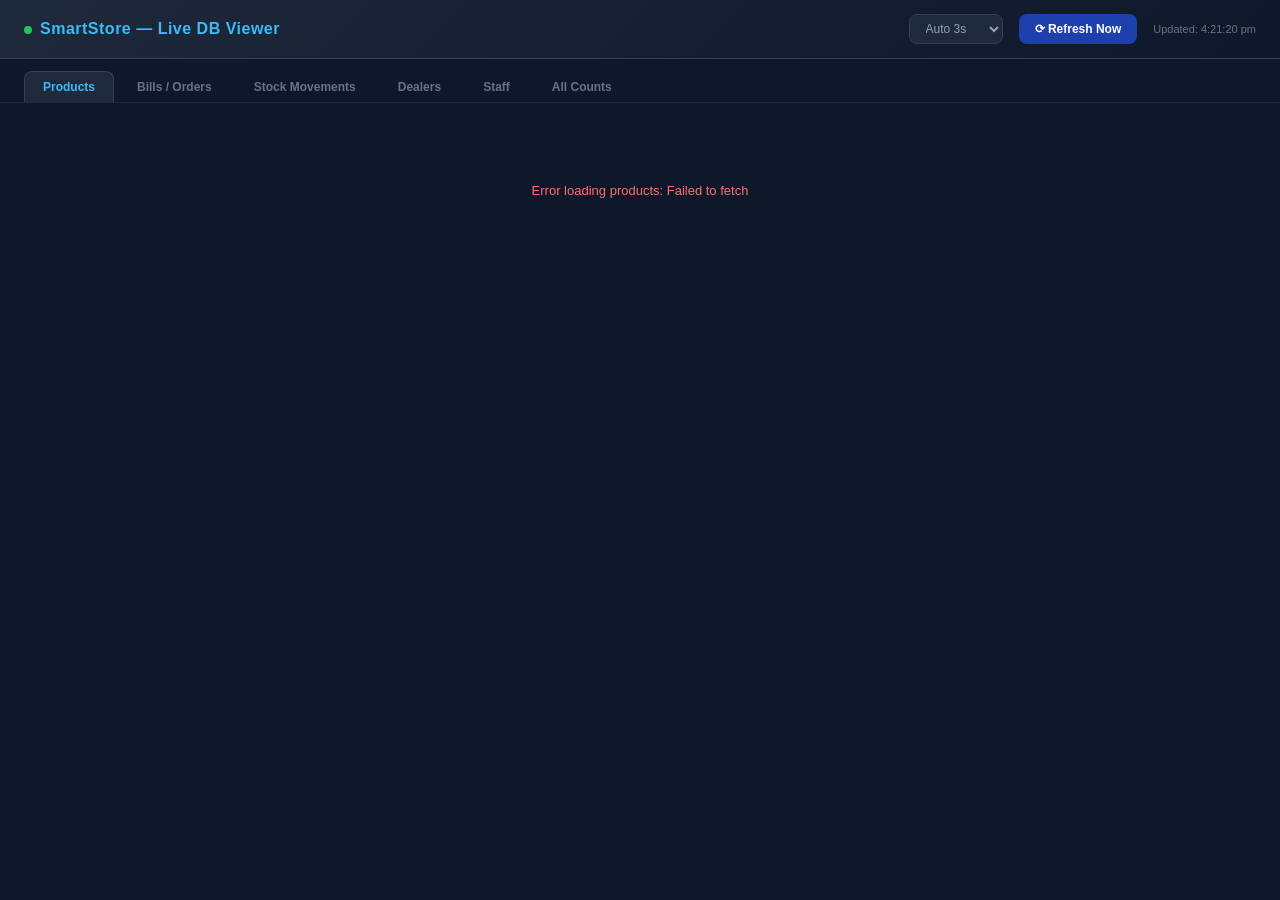
<file: Frontend-ngrok/db-live.html>
<!DOCTYPE html>
<html lang="en">
<head>
<meta charset="UTF-8">
<title>SmartStore — Live DB Viewer</title>
<style>
  * { margin:0; padding:0; box-sizing:border-box; }
  body { background:#0f172a; color:#e2e8f0; font-family:'Segoe UI',sans-serif; font-size:13px; }

  header {
    background:linear-gradient(135deg,#1e293b,#0f172a);
    border-bottom:1px solid #334155;
    padding:14px 24px;
    display:flex; align-items:center; justify-content:space-between;
  }
  header h1 { font-size:16px; font-weight:700; color:#38bdf8; letter-spacing:.5px; }
  .pulse { display:inline-block; width:8px; height:8px; background:#22c55e; border-radius:50%; margin-right:8px; animation:pulse 1.5s infinite; }
  @keyframes pulse { 0%,100%{opacity:1;transform:scale(1)} 50%{opacity:.5;transform:scale(1.4)} }
  .last-update { font-size:11px; color:#64748b; }

  .tabs { display:flex; gap:4px; padding:12px 24px 0; border-bottom:1px solid #1e293b; }
  .tab { padding:8px 18px; border-radius:8px 8px 0 0; cursor:pointer; font-weight:600; font-size:12px; color:#64748b; transition:all .2s; border:1px solid transparent; border-bottom:none; }
  .tab:hover { color:#94a3b8; }
  .tab.active { background:#1e293b; color:#38bdf8; border-color:#334155; }

  .content { padding:20px 24px; }
  .panel { display:none; }
  .panel.active { display:block; }

  .stats-row { display:flex; gap:12px; margin-bottom:20px; flex-wrap:wrap; }
  .stat-card { background:#1e293b; border:1px solid #334155; border-radius:10px; padding:14px 20px; min-width:140px; }
  .stat-card .num { font-size:28px; font-weight:800; color:#38bdf8; }
  .stat-card .lbl { font-size:11px; color:#64748b; margin-top:2px; }

  table { width:100%; border-collapse:collapse; background:#1e293b; border-radius:10px; overflow:hidden; }
  thead tr { background:#0f172a; }
  th { padding:10px 14px; text-align:left; font-size:11px; text-transform:uppercase; letter-spacing:.8px; color:#64748b; font-weight:600; }
  td { padding:10px 14px; border-bottom:1px solid #0f172a; color:#cbd5e1; }
  tr:last-child td { border-bottom:none; }
  tr.new-row { animation:flashIn .8s ease; }
  @keyframes flashIn { from{background:#0c4a2e} to{background:transparent} }

  .badge { padding:3px 10px; border-radius:20px; font-size:10px; font-weight:700; }
  .badge-green { background:#dcfce7; color:#166534; }
  .badge-blue  { background:#dbeafe; color:#1d4ed8; }
  .badge-purple{ background:#f3e8ff; color:#7c3aed; }
  .badge-orange{ background:#fef3c7; color:#92400e; }
  .badge-red   { background:#fee2e2; color:#991b1b; }

  .empty { text-align:center; padding:40px; color:#475569; font-size:14px; }
  .error { text-align:center; padding:40px; color:#f87171; font-size:13px; }

  .refresh-btn {
    background:#1e40af; color:#fff; border:none; padding:8px 16px;
    border-radius:8px; cursor:pointer; font-size:12px; font-weight:600;
    transition:background .2s;
  }
  .refresh-btn:hover { background:#2563eb; }

  select#interval-sel {
    background:#1e293b; color:#94a3b8; border:1px solid #334155;
    padding:6px 12px; border-radius:8px; font-size:12px; cursor:pointer;
  }
</style>
</head>
<body>

<header>
  <h1><span class="pulse"></span>SmartStore — Live DB Viewer</h1>
  <div style="display:flex;align-items:center;gap:16px;">
    <select id="interval-sel" onchange="setRefreshInterval(this.value)">
      <option value="3000">Auto 3s</option>
      <option value="5000">Auto 5s</option>
      <option value="10000">Auto 10s</option>
      <option value="0">Manual</option>
    </select>
    <button class="refresh-btn" onclick="refreshAll()">⟳ Refresh Now</button>
    <span class="last-update" id="last-update">–</span>
  </div>
</header>

<div class="tabs">
  <div class="tab active" onclick="switchTab('products')">Products</div>
  <div class="tab" onclick="switchTab('bills')">Bills / Orders</div>
  <div class="tab" onclick="switchTab('stock')">Stock Movements</div>
  <div class="tab" onclick="switchTab('dealers')">Dealers</div>
  <div class="tab" onclick="switchTab('staff')">Staff</div>
  <div class="tab" onclick="switchTab('all')">All Counts</div>
</div>

<div class="content">
  <!-- Products -->
  <div class="panel active" id="panel-products">
    <div class="stats-row" id="stats-products"></div>
    <div id="tbl-products"></div>
  </div>
  <!-- Bills -->
  <div class="panel" id="panel-bills">
    <div class="stats-row" id="stats-bills"></div>
    <div id="tbl-bills"></div>
  </div>
  <!-- Stock -->
  <div class="panel" id="panel-stock">
    <div id="tbl-stock"></div>
  </div>
  <!-- Dealers -->
  <div class="panel" id="panel-dealers">
    <div id="tbl-dealers"></div>
  </div>
  <!-- Staff -->
  <div class="panel" id="panel-staff">
    <div id="tbl-staff"></div>
  </div>
  <!-- All Counts -->
  <div class="panel" id="panel-all">
    <div class="stats-row" id="stats-all" style="flex-wrap:wrap;"></div>
  </div>
</div>

<script>
const BASE = 'http://localhost:8000';
let token = null;
let refreshTimer = null;
let currentTab = 'products';
let prevCounts = {};

async function getToken() {
  if (token) return token;
  const r = await fetch(BASE + '/api/auth/login', {
    method:'POST', headers:{'Content-Type':'application/json'},
    body: JSON.stringify({username:'admin', password:'admin123'})
  });
  const d = await r.json();
  token = d.access_token;
  return token;
}

async function api(path) {
  const t = await getToken();
  const r = await fetch(BASE + path, { headers:{'Authorization':'Bearer '+t} });
  if (!r.ok) throw new Error(r.status);
  return r.json();
}

function fmt(v) { return v !== undefined && v !== null ? v : '—'; }
function rupee(v) { return '₹' + (v || 0); }
function payBadge(m) {
  const map = { upi:'badge-blue', cash:'badge-green', card:'badge-purple', udhaar:'badge-orange' };
  return '<span class="badge '+(map[m]||'badge-blue')+'">'+(m||'cash').toUpperCase()+'</span>';
}

// ── Products ──────────────────────────────────────
async function loadProducts() {
  const el = document.getElementById('tbl-products');
  const stats = document.getElementById('stats-products');
  try {
    const data = await api('/api/products/?limit=100');
    stats.innerHTML = `
      <div class="stat-card"><div class="num">${data.length}</div><div class="lbl">Total Products</div></div>
      <div class="stat-card"><div class="num">${data.filter(p=>p.stock_qty<=p.reorder_level).length}</div><div class="lbl">Low Stock</div></div>
      <div class="stat-card"><div class="num">${data.filter(p=>p.stock_qty===0).length}</div><div class="lbl">Out of Stock</div></div>
    `;
    if (!data.length) { el.innerHTML='<div class="empty">No products yet</div>'; return; }
    el.innerHTML = `<table>
      <thead><tr><th>ID</th><th>Name</th><th>Category</th><th>Barcode</th><th>MRP</th><th>Selling Price</th><th>Cost</th><th>Stock</th><th>Reorder Lvl</th><th>GST%</th></tr></thead>
      <tbody>${data.map(p=>`<tr>
        <td>#${p.id}</td>
        <td style="font-weight:600;color:#f8fafc;">${p.name}</td>
        <td><span class="badge badge-blue">${p.category||'—'}</span></td>
        <td style="font-family:monospace;color:#94a3b8;">${p.barcode||'—'}</td>
        <td>${rupee(p.mrp)}</td>
        <td style="color:#4ade80;font-weight:700;">${rupee(p.selling_price)}</td>
        <td style="color:#94a3b8;">${rupee(p.cost_price)}</td>
        <td style="color:${p.stock_qty<=p.reorder_level?'#f87171':'#4ade80'};font-weight:700;">${p.stock_qty} ${p.unit||'Pcs'}</td>
        <td>${p.reorder_level||0}</td>
        <td>${p.gst_rate||0}%</td>
      </tr>`).join('')}</tbody>
    </table>`;
  } catch(e) { el.innerHTML=`<div class="error">Error loading products: ${e.message}</div>`; }
}

// ── Bills ─────────────────────────────────────────
async function loadBills() {
  const el = document.getElementById('tbl-bills');
  const stats = document.getElementById('stats-bills');
  try {
    const data = await api('/api/pos/bills?limit=50');
    const total = data.reduce((s,b)=>s+(b.grand_total||0),0);
    const paid = data.filter(b=>b.payment_status==='paid'||b.status==='paid'||b.status==='completed').length;
    stats.innerHTML = `
      <div class="stat-card"><div class="num">${data.length}</div><div class="lbl">Total Bills</div></div>
      <div class="stat-card"><div class="num">₹${total.toLocaleString('en-IN')}</div><div class="lbl">Total Revenue</div></div>
      <div class="stat-card"><div class="num">${paid}</div><div class="lbl">Paid Bills</div></div>
    `;
    if (!data.length) { el.innerHTML='<div class="empty">No bills yet — create one in POS!</div>'; return; }
    el.innerHTML = `<table>
      <thead><tr><th>Bill ID</th><th>Customer</th><th>Items</th><th>Qty</th><th>Payment</th><th>Status</th><th>Total</th><th>Time</th></tr></thead>
      <tbody>${data.map(b=>{
        const items = (b.items||[]).map(i=>(i.product_name||'Item')+' ×'+(i.qty||0)).join(' + ');
        const qty = (b.items||[]).reduce((s,i)=>s+(i.qty||0),0);
        const time = new Date(b.created_at).toLocaleString('en-IN',{day:'2-digit',month:'short',hour:'2-digit',minute:'2-digit'});
        const isPaid = b.payment_status==='paid'||b.status==='paid'||b.status==='completed';
        return `<tr>
          <td style="font-weight:700;color:#38bdf8;">#BILL-${b.id}</td>
          <td>${b.customer_name||'Walk-in'}</td>
          <td style="font-size:12px;">${items||'—'}</td>
          <td style="text-align:center;">${qty}</td>
          <td>${payBadge(b.payment_mode)}</td>
          <td><span class="badge ${isPaid?'badge-green':'badge-orange'}">${isPaid?'PAID':'PENDING'}</span></td>
          <td style="font-weight:700;color:#4ade80;">₹${b.grand_total||0}</td>
          <td style="color:#64748b;font-size:11px;">${time}</td>
        </tr>`;
      }).join('')}</tbody>
    </table>`;
  } catch(e) { el.innerHTML=`<div class="error">Error loading bills: ${e.message}</div>`; }
}

// ── Stock Movements ───────────────────────────────
async function loadStock() {
  const el = document.getElementById('tbl-stock');
  try {
    const data = await api('/api/inventory/movements?limit=50');
    if (!data.length) { el.innerHTML='<div class="empty">No stock movements yet</div>'; return; }
    el.innerHTML = `<table>
      <thead><tr><th>ID</th><th>Product</th><th>Type</th><th>Qty</th><th>Note</th><th>Date</th></tr></thead>
      <tbody>${data.map(m=>{
        const isIn = m.movement_type==='in'||m.movement_type==='stock_in';
        return `<tr>
          <td>#${m.id}</td>
          <td style="font-weight:600;">${m.product_name||m.product_id}</td>
          <td><span class="badge ${isIn?'badge-green':'badge-red'}">${(m.movement_type||'').toUpperCase()}</span></td>
          <td style="color:${isIn?'#4ade80':'#f87171'};font-weight:700;">${isIn?'+':'−'}${Math.abs(m.qty||m.quantity||0)}</td>
          <td style="color:#94a3b8;font-size:12px;">${m.notes||m.note||'—'}</td>
          <td style="color:#64748b;font-size:11px;">${new Date(m.created_at||m.timestamp).toLocaleString('en-IN',{day:'2-digit',month:'short',hour:'2-digit',minute:'2-digit'})}</td>
        </tr>`;
      }).join('')}</tbody>
    </table>`;
  } catch(e) { el.innerHTML=`<div class="error">Error: ${e.message}</div>`; }
}

// ── Dealers ───────────────────────────────────────
async function loadDealers() {
  const el = document.getElementById('tbl-dealers');
  try {
    const data = await api('/api/dealers/?limit=50');
    if (!data.length) { el.innerHTML='<div class="empty">No dealers yet</div>'; return; }
    el.innerHTML = `<table>
      <thead><tr><th>ID</th><th>Name</th><th>Company</th><th>Phone</th><th>City</th><th>Outstanding</th><th>Status</th></tr></thead>
      <tbody>${data.map(d=>`<tr>
        <td>#${d.id}</td>
        <td style="font-weight:600;color:#f8fafc;">${d.name}</td>
        <td>${d.company_name||'—'}</td>
        <td style="font-family:monospace;">${d.phone||'—'}</td>
        <td>${d.city||'—'}</td>
        <td style="color:${(d.outstanding_amount||0)>0?'#f87171':'#4ade80'};font-weight:700;">₹${d.outstanding_amount||0}</td>
        <td><span class="badge ${d.is_active?'badge-green':'badge-red'}">${d.is_active?'ACTIVE':'INACTIVE'}</span></td>
      </tr>`).join('')}</tbody>
    </table>`;
  } catch(e) { el.innerHTML=`<div class="error">Error: ${e.message}</div>`; }
}

// ── Staff ─────────────────────────────────────────
async function loadStaff() {
  const el = document.getElementById('tbl-staff');
  try {
    const data = await api('/api/staff/?limit=50');
    if (!data.length) { el.innerHTML='<div class="empty">No staff yet</div>'; return; }
    el.innerHTML = `<table>
      <thead><tr><th>ID</th><th>Name</th><th>Role</th><th>Phone</th><th>Salary</th><th>Joining</th><th>Status</th></tr></thead>
      <tbody>${data.map(s=>`<tr>
        <td>#${s.id}</td>
        <td style="font-weight:600;color:#f8fafc;">${s.name}</td>
        <td><span class="badge badge-purple">${s.role||'Staff'}</span></td>
        <td style="font-family:monospace;">${s.phone||'—'}</td>
        <td style="color:#4ade80;font-weight:700;">₹${s.monthly_salary||0}/mo</td>
        <td style="color:#64748b;">${s.joining_date||'—'}</td>
        <td><span class="badge ${s.is_active?'badge-green':'badge-red'}">${s.is_active?'ACTIVE':'INACTIVE'}</span></td>
      </tr>`).join('')}</tbody>
    </table>`;
  } catch(e) { el.innerHTML=`<div class="error">Error: ${e.message}</div>`; }
}

// ── All Counts ────────────────────────────────────
async function loadAllCounts() {
  const el = document.getElementById('stats-all');
  const endpoints = [
    ['/api/products/?limit=200', 'Products', 'badge-blue'],
    ['/api/pos/bills?limit=200', 'Bills', 'badge-green'],
    ['/api/dealers/?limit=200', 'Dealers', 'badge-purple'],
    ['/api/staff/?limit=200', 'Staff', 'badge-orange'],
    ['/api/inventory/movements?limit=200', 'Stock Moves', 'badge-red'],
    ['/api/purchase-orders/?limit=200', 'Purchase Orders', 'badge-blue'],
  ];
  const results = await Promise.allSettled(endpoints.map(([path])=>api(path)));
  el.innerHTML = results.map((r,i)=>{
    const count = r.status==='fulfilled' ? (Array.isArray(r.value)?r.value.length:'?') : 'ERR';
    const [,label,badge] = endpoints[i];
    const changed = prevCounts[label] !== undefined && prevCounts[label] !== count;
    if (r.status==='fulfilled') prevCounts[label] = count;
    return `<div class="stat-card" style="${changed?'border-color:#22c55e;':''}">
      <div class="num" style="${changed?'color:#22c55e;':''}">${count}</div>
      <div class="lbl">${label}${changed?' ↑':''}</div>
    </div>`;
  }).join('');
}

// ── Tab switch ────────────────────────────────────
function switchTab(tab) {
  currentTab = tab;
  document.querySelectorAll('.tab').forEach((t,i)=>{
    const names = ['products','bills','stock','dealers','staff','all'];
    t.classList.toggle('active', names[i]===tab);
  });
  document.querySelectorAll('.panel').forEach(p=>p.classList.remove('active'));
  document.getElementById('panel-'+tab).classList.add('active');
  loadCurrentTab();
}

function loadCurrentTab() {
  const map = {
    products: loadProducts,
    bills: loadBills,
    stock: loadStock,
    dealers: loadDealers,
    staff: loadStaff,
    all: loadAllCounts
  };
  if (map[currentTab]) map[currentTab]();
}

function refreshAll() {
  loadCurrentTab();
  document.getElementById('last-update').textContent = 'Updated: ' + new Date().toLocaleTimeString('en-IN');
}

function setRefreshInterval(ms) {
  clearInterval(refreshTimer);
  if (+ms > 0) refreshTimer = setInterval(refreshAll, +ms);
}

// Start
refreshAll();
setRefreshInterval(3000);
</script>
</body>
</html>
</file>
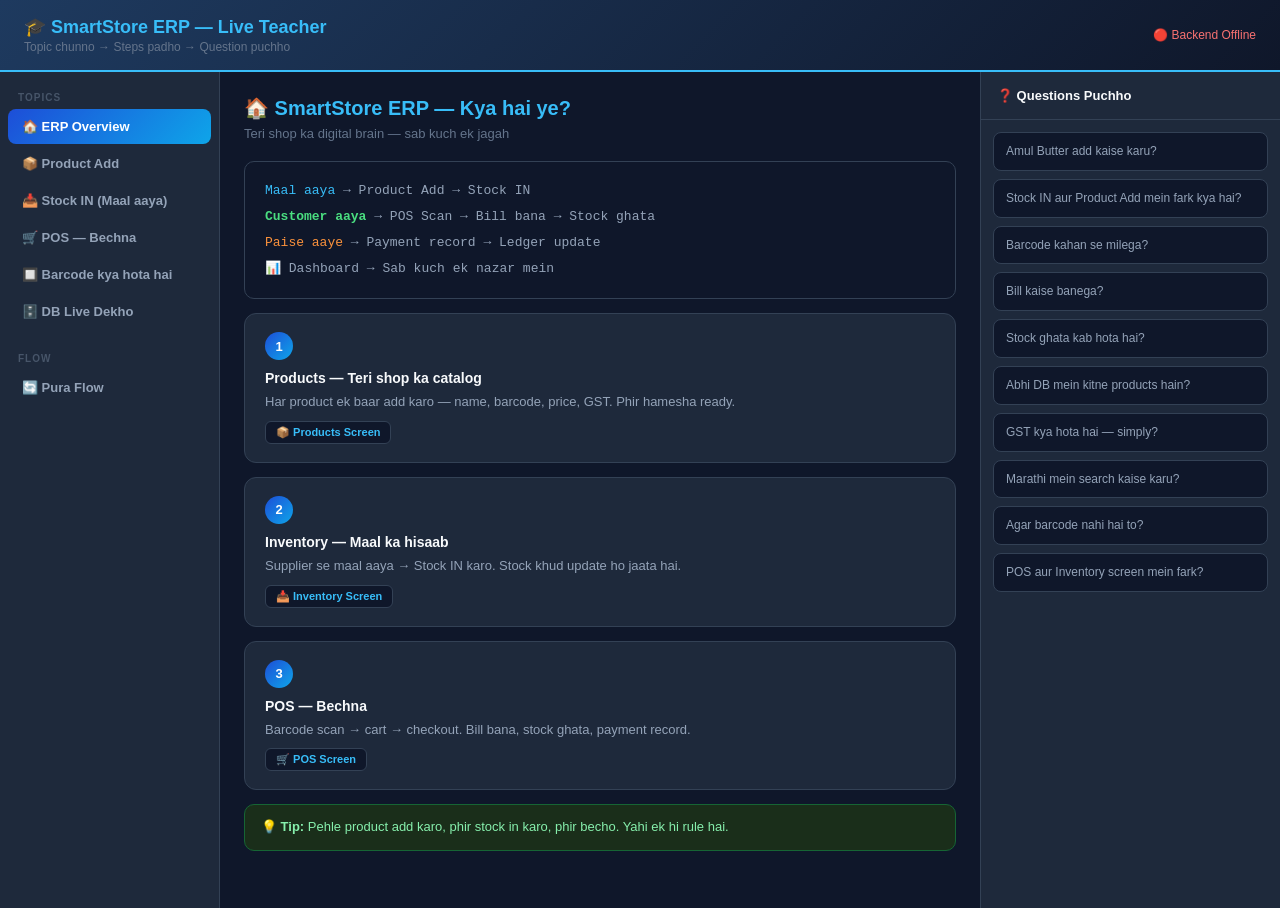
<file: Frontend-ngrok/teacher.html>
<!DOCTYPE html>
<html lang="hi">
<head>
<meta charset="UTF-8">
<meta name="viewport" content="width=device-width,initial-scale=1">
<title>SmartStore — ERP Teacher 🎓</title>
<style>
* { margin:0; padding:0; box-sizing:border-box; }
body { background:#0f172a; color:#e2e8f0; font-family:'Segoe UI',sans-serif; min-height:100vh; }

header {
  background:linear-gradient(135deg,#1e3a5f,#0f172a);
  border-bottom:2px solid #38bdf8;
  padding:16px 24px;
  display:flex; align-items:center; justify-content:space-between;
}
header h1 { font-size:18px; font-weight:800; color:#38bdf8; }
header p { font-size:12px; color:#64748b; margin-top:2px; }

.layout { display:flex; height:calc(100vh - 64px); }

/* LEFT — Topics */
.sidebar {
  width:220px; min-width:220px;
  background:#1e293b;
  border-right:1px solid #334155;
  overflow-y:auto;
  padding:12px 8px;
}
.sidebar h3 { font-size:10px; text-transform:uppercase; letter-spacing:1px; color:#475569; padding:8px 10px 4px; }
.topic-btn {
  display:block; width:100%;
  padding:10px 14px; margin:2px 0;
  background:transparent; border:none; border-radius:8px;
  color:#94a3b8; font-size:13px; font-weight:600;
  cursor:pointer; text-align:left;
  transition:all .2s;
}
.topic-btn:hover { background:#334155; color:#e2e8f0; }
.topic-btn.active { background:linear-gradient(135deg,#1d4ed8,#0ea5e9); color:#fff; }

/* CENTER — Content */
.main { flex:1; overflow-y:auto; padding:24px; }

.lesson {
  display:none;
  animation:fadeIn .3s ease;
}
.lesson.active { display:block; }
@keyframes fadeIn { from{opacity:0;transform:translateY(8px)} to{opacity:1;transform:translateY(0)} }

.lesson h2 { font-size:20px; font-weight:800; color:#38bdf8; margin-bottom:6px; }
.lesson .subtitle { color:#64748b; font-size:13px; margin-bottom:20px; }

.step-card {
  background:#1e293b;
  border:1px solid #334155;
  border-radius:12px;
  padding:18px 20px;
  margin-bottom:14px;
  position:relative;
  transition:border-color .2s;
}
.step-card:hover { border-color:#38bdf8; }
.step-num {
  display:inline-flex; align-items:center; justify-content:center;
  width:28px; height:28px; border-radius:50%;
  background:linear-gradient(135deg,#1d4ed8,#0ea5e9);
  font-size:13px; font-weight:800; color:#fff;
  margin-bottom:10px;
}
.step-card h3 { font-size:14px; font-weight:700; color:#f8fafc; margin-bottom:6px; }
.step-card p { font-size:13px; color:#94a3b8; line-height:1.6; }
.step-card .screen-tag {
  display:inline-block; background:#0f172a; border:1px solid #334155;
  padding:4px 10px; border-radius:6px; font-size:11px; color:#38bdf8;
  font-weight:700; margin-top:8px;
}
.step-card .action {
  background:#0f172a; border-left:3px solid #38bdf8;
  padding:10px 14px; border-radius:0 8px 8px 0;
  margin-top:10px; font-size:12px; color:#cbd5e1;
  font-family:monospace; line-height:1.8;
}

.flow-box {
  background:#0f172a; border:1px solid #334155; border-radius:10px;
  padding:16px 20px; margin:14px 0;
  font-family:monospace; font-size:13px; line-height:2;
  color:#94a3b8;
}
.flow-box .hl { color:#4ade80; font-weight:700; }
.flow-box .warn { color:#fb923c; }
.flow-box .blue { color:#38bdf8; }

.tip {
  background:#1a2e1a; border:1px solid #166534; border-radius:10px;
  padding:12px 16px; margin:14px 0;
  font-size:13px; color:#86efac; line-height:1.6;
}
.tip::before { content:'💡 Tip: '; font-weight:700; }

.warn-box {
  background:#2d1a0e; border:1px solid #92400e; border-radius:10px;
  padding:12px 16px; margin:14px 0;
  font-size:13px; color:#fcd34d; line-height:1.6;
}

/* DB Live panel */
.db-panel {
  background:#1e293b; border:1px solid #334155; border-radius:12px;
  padding:16px; margin-top:16px;
}
.db-panel h4 { font-size:12px; color:#38bdf8; font-weight:700; margin-bottom:12px; text-transform:uppercase; letter-spacing:.5px; }
table { width:100%; border-collapse:collapse; }
th { font-size:10px; text-transform:uppercase; color:#475569; padding:6px 10px; text-align:left; border-bottom:1px solid #334155; }
td { font-size:12px; color:#cbd5e1; padding:8px 10px; border-bottom:1px solid #0f172a; }
tr:last-child td { border-bottom:none; }
.badge { padding:2px 8px; border-radius:20px; font-size:10px; font-weight:700; }
.g { background:#dcfce7; color:#166534; }
.b { background:#dbeafe; color:#1d4ed8; }
.o { background:#fef3c7; color:#92400e; }
.r { background:#fee2e2; color:#991b1b; }

/* RIGHT — Q&A */
.qa-panel {
  width:300px; min-width:300px;
  background:#1e293b;
  border-left:1px solid #334155;
  display:flex; flex-direction:column;
}
.qa-panel h3 { font-size:13px; font-weight:700; color:#f8fafc; padding:16px; border-bottom:1px solid #334155; }
.qa-list { flex:1; overflow-y:auto; padding:12px; }
.q-btn {
  display:block; width:100%;
  background:#0f172a; border:1px solid #334155; border-radius:8px;
  color:#94a3b8; font-size:12px; padding:10px 12px;
  cursor:pointer; text-align:left; margin-bottom:8px;
  transition:all .2s; line-height:1.4;
}
.q-btn:hover { border-color:#38bdf8; color:#e2e8f0; background:#1e293b; }
.q-btn.asked { border-color:#22c55e; color:#4ade80; }

.answer-box {
  background:#0f172a; border-top:1px solid #334155;
  padding:14px; font-size:12px; color:#cbd5e1;
  line-height:1.7; min-height:80px; display:none;
}
.answer-box.show { display:block; animation:fadeIn .3s ease; }
.answer-box strong { color:#38bdf8; display:block; margin-bottom:6px; font-size:13px; }
</style>
</head>
<body>

<header>
  <div>
    <h1>🎓 SmartStore ERP — Live Teacher</h1>
    <p>Topic chunno → Steps padho → Question puchho</p>
  </div>
  <div style="font-size:12px;color:#64748b;" id="live-status">🔄 Loading...</div>
</header>

<div class="layout">

  <!-- SIDEBAR -->
  <div class="sidebar">
    <h3>Topics</h3>
    <button class="topic-btn active" onclick="showLesson('overview')">🏠 ERP Overview</button>
    <button class="topic-btn" onclick="showLesson('product-add')">📦 Product Add</button>
    <button class="topic-btn" onclick="showLesson('stock-in')">📥 Stock IN (Maal aaya)</button>
    <button class="topic-btn" onclick="showLesson('pos')">🛒 POS — Bechna</button>
    <button class="topic-btn" onclick="showLesson('barcode')">🔲 Barcode kya hota hai</button>
    <button class="topic-btn" onclick="showLesson('db-live')">🗄️ DB Live Dekho</button>
    <h3 style="margin-top:16px;">Flow</h3>
    <button class="topic-btn" onclick="showLesson('full-flow')">🔄 Pura Flow</button>
  </div>

  <!-- MAIN CONTENT -->
  <div class="main">

    <!-- ERP Overview -->
    <div class="lesson active" id="lesson-overview">
      <h2>🏠 SmartStore ERP — Kya hai ye?</h2>
      <p class="subtitle">Teri shop ka digital brain — sab kuch ek jagah</p>

      <div class="flow-box">
        <span class="blue">Maal aaya</span> → Product Add → Stock IN<br>
        <span class="hl">Customer aaya</span> → POS Scan → Bill bana → Stock ghata<br>
        <span class="warn">Paise aaye</span> → Payment record → Ledger update<br>
        📊 Dashboard → Sab kuch ek nazar mein
      </div>

      <div class="step-card">
        <div class="step-num">1</div>
        <h3>Products — Teri shop ka catalog</h3>
        <p>Har product ek baar add karo — name, barcode, price, GST. Phir hamesha ready.</p>
        <div class="screen-tag">📦 Products Screen</div>
      </div>

      <div class="step-card">
        <div class="step-num">2</div>
        <h3>Inventory — Maal ka hisaab</h3>
        <p>Supplier se maal aaya → Stock IN karo. Stock khud update ho jaata hai.</p>
        <div class="screen-tag">📥 Inventory Screen</div>
      </div>

      <div class="step-card">
        <div class="step-num">3</div>
        <h3>POS — Bechna</h3>
        <p>Barcode scan → cart → checkout. Bill bana, stock ghata, payment record.</p>
        <div class="screen-tag">🛒 POS Screen</div>
      </div>

      <div class="tip">Pehle product add karo, phir stock in karo, phir becho. Yahi ek hi rule hai.</div>
    </div>

    <!-- Product Add -->
    <div class="lesson" id="lesson-product-add">
      <h2>📦 Product Add karna</h2>
      <p class="subtitle">Naya product pehli baar dukan pe aaya → system mein daalo</p>

      <div class="step-card">
        <div class="step-num">1</div>
        <h3>Products screen kholo</h3>
        <p>Left menu → Products ya upar navigation se Products pe click karo.</p>
        <div class="screen-tag">📦 Products Screen</div>
      </div>

      <div class="step-card">
        <div class="step-num">2</div>
        <h3>+ Add Product button dabaao</h3>
        <p>Form khulega — yeh fields bharo:</p>
        <div class="action">
          Name:     Amul Butter 500g<br>
          Barcode:  8901030868725  ← packet ke peeche hota hai<br>
          Category: Dairy<br>
          MRP:      ₹60<br>
          Selling:  ₹55<br>
          Cost:     ₹48<br>
          GST:      12%<br>
          Unit:     Pcs
        </div>
      </div>

      <div class="step-card">
        <div class="step-num">3</div>
        <h3>Save karo</h3>
        <p>Product DB mein save ho jaayega. Stock abhi 0 hoga — Stock IN se badhega.</p>
      </div>

      <div class="warn-box">⚠️ Barcode unique hona chahiye. Ek barcode = ek product. Galat barcode daala toh POS scan kaam nahi karega.</div>

      <div class="tip">Barcode product ke packet ke peeche hota hai — black lines wala. Scan karo ya manually type karo.</div>

      <div class="db-panel">
        <h4>📊 Abhi DB mein Products</h4>
        <div id="products-live">Loading...</div>
      </div>
    </div>

    <!-- Stock IN -->
    <div class="lesson" id="lesson-stock-in">
      <h2>📥 Stock IN — Maal aaya</h2>
      <p class="subtitle">Supplier ne Amul Butter 5 boxes diye → system ko batao</p>

      <div class="warn-box">⚠️ Pehle product add hona chahiye. Agar Amul Butter products mein nahi hai toh pehle wahan add karo.</div>

      <div class="step-card">
        <div class="step-num">1</div>
        <h3>Inventory screen kholo</h3>
        <p>Left menu → Inventory → Stock In section dhundho.</p>
        <div class="screen-tag">📥 Inventory Screen</div>
      </div>

      <div class="step-card">
        <div class="step-num">2</div>
        <h3>Product select karo</h3>
        <p>Barcode scan karo ya naam type karo → Amul Butter 500g select hoga.</p>
        <div class="action">
          Product: Amul Butter 500g ✅<br>
          Qty:     5<br>
          Batch:   optional<br>
          Notes:   "Supplier delivery 24 March"
        </div>
      </div>

      <div class="step-card">
        <div class="step-num">3</div>
        <h3>Save karo</h3>
        <p>Stock automatically update ho jaata hai:</p>
        <div class="flow-box">
          Pehle stock: <span class="warn">0</span><br>
          Stock IN:    <span class="hl">+5</span><br>
          Ab stock:    <span class="hl">5</span> ✅
        </div>
      </div>

      <div class="tip">Stock IN karne ke baad db-live.html kholo → Products tab → stock_qty mein 5 dikhega.</div>
    </div>

    <!-- POS -->
    <div class="lesson" id="lesson-pos">
      <h2>🛒 POS — Customer ko Bechna</h2>
      <p class="subtitle">Customer aaya, Amul Butter lena hai — 2 minute mein bill bana</p>

      <div class="step-card">
        <div class="step-num">1</div>
        <h3>POS screen kholo</h3>
        <p>Left menu → POS. Barcode search box dikhega.</p>
        <div class="screen-tag">🛒 POS Screen</div>
      </div>

      <div class="step-card">
        <div class="step-num">2</div>
        <h3>Product dhundho</h3>
        <p>Barcode scan karo ya naam type karo → dropdown mein product aayega → click karo.</p>
        <div class="action">
          Search: "amul" ya barcode scan<br>
          → Amul Butter 500g — ₹55 (Stock: 5)<br>
          → Click → Cart mein add ✅
        </div>
      </div>

      <div class="step-card">
        <div class="step-num">3</div>
        <h3>Checkout karo</h3>
        <p>Payment mode chuno (Cash/UPI/Card) → Checkout & Print Bill.</p>
        <div class="flow-box">
          Cart: Amul Butter × 1 = <span class="hl">₹55</span><br>
          Payment: <span class="blue">UPI</span><br>
          → Bill bana: <span class="hl">#BILL-1</span><br>
          → Stock: 5 → <span class="warn">4</span>
        </div>
      </div>

      <div class="tip">Marathi mode mein "amul" type karo → "अमुल" dikhega field mein → lekin search sahi chalega!</div>
    </div>

    <!-- Barcode -->
    <div class="lesson" id="lesson-barcode">
      <h2>🔲 Barcode kya hota hai?</h2>
      <p class="subtitle">Ek unique number jo har product ko identify karta hai</p>

      <div class="step-card">
        <div class="step-num">1</div>
        <h3>Barcode = Product ka Aadhar Card</h3>
        <p>Jaise har insaan ka Aadhar number alag hota hai, waise hi har product ka barcode alag hota hai.</p>
        <div class="action">
          Amul Butter 500g  → 8901030868725<br>
          Parle-G 800g      → 8901719110017<br>
          Cadbury DM 40g    → 7622210449061
        </div>
      </div>

      <div class="step-card">
        <div class="step-num">2</div>
        <h3>Kahan milega barcode?</h3>
        <p>Product ke packet ke peeche — black lines wala box. Scanner se scan karo ya manually type karo.</p>
      </div>

      <div class="step-card">
        <div class="step-num">3</div>
        <h3>ERP mein barcode kaise kaam karta hai?</h3>
        <div class="flow-box">
          POS mein scan karo barcode<br>
          ↓<br>
          System dhundhta hai: <span class="blue">barcode = 8901030868725</span><br>
          ↓<br>
          Milta hai: <span class="hl">Amul Butter 500g — ₹55</span><br>
          ↓<br>
          Cart mein add ✅
        </div>
      </div>

      <div class="tip">Agar barcode nahi hai product pe → khud ek number do jaise "AMB001" — koi bhi unique code chalega.</div>
    </div>

    <!-- DB Live -->
    <div class="lesson" id="lesson-db-live">
      <h2>🗄️ DB Live — Real-time Records</h2>
      <p class="subtitle">Abhi DB mein kya kya hai — live dekho</p>

      <div class="db-panel">
        <h4>📦 Products (abhi DB mein)</h4>
        <div id="db-products">Loading...</div>
      </div>

      <div class="db-panel">
        <h4>🧾 Recent Bills</h4>
        <div id="db-bills">Loading...</div>
      </div>

      <div class="tip">ERP mein kuch bhi karo — yeh page 5 sec mein khud update hoga.</div>
    </div>

    <!-- Full Flow -->
    <div class="lesson" id="lesson-full-flow">
      <h2>🔄 Pura Flow — Ek nazar mein</h2>
      <p class="subtitle">Supplier se customer tak — poora journey</p>

      <div class="flow-box" style="line-height:2.2;font-size:13px;">
        <span class="blue">📦 SUPPLIER NE MAAL DIYA</span><br>
        &nbsp;&nbsp;↓<br>
        <span class="hl">Step 1:</span> Products mein add karo (pehli baar)<br>
        &nbsp;&nbsp;&nbsp;&nbsp;&nbsp;&nbsp;&nbsp;&nbsp;Name + Barcode + Price + GST<br>
        &nbsp;&nbsp;↓<br>
        <span class="hl">Step 2:</span> Inventory → Stock IN<br>
        &nbsp;&nbsp;&nbsp;&nbsp;&nbsp;&nbsp;&nbsp;&nbsp;Product select + Qty = 5 → Save<br>
        &nbsp;&nbsp;&nbsp;&nbsp;&nbsp;&nbsp;&nbsp;&nbsp;→ DB: stock_qty = 5 ✅<br>
        &nbsp;&nbsp;↓<br>
        <span class="warn">🛒 CUSTOMER AAYA</span><br>
        &nbsp;&nbsp;↓<br>
        <span class="hl">Step 3:</span> POS → Barcode scan<br>
        &nbsp;&nbsp;&nbsp;&nbsp;&nbsp;&nbsp;&nbsp;&nbsp;→ Cart mein add<br>
        &nbsp;&nbsp;&nbsp;&nbsp;&nbsp;&nbsp;&nbsp;&nbsp;→ Payment: Cash/UPI/Card<br>
        &nbsp;&nbsp;&nbsp;&nbsp;&nbsp;&nbsp;&nbsp;&nbsp;→ Checkout<br>
        &nbsp;&nbsp;↓<br>
        <span class="hl">DB Update:</span><br>
        &nbsp;&nbsp;&nbsp;&nbsp;&nbsp;&nbsp;&nbsp;&nbsp;orders table → new bill ✅<br>
        &nbsp;&nbsp;&nbsp;&nbsp;&nbsp;&nbsp;&nbsp;&nbsp;products table → stock_qty - 1 ✅<br>
        &nbsp;&nbsp;&nbsp;&nbsp;&nbsp;&nbsp;&nbsp;&nbsp;stock_movements → OUT record ✅<br>
        &nbsp;&nbsp;↓<br>
        <span class="blue">📊 DASHBOARD UPDATE</span> → sales, stock, payments sab live
      </div>

      <div class="tip">Yahi ek flow hai. Har cheez isi se connected hai.</div>
    </div>

  </div><!-- /main -->

  <!-- Q&A PANEL -->
  <div class="qa-panel">
    <h3>❓ Questions Puchho</h3>
    <div class="qa-list">
      <button class="q-btn" onclick="showAnswer('q1')">Amul Butter add kaise karu?</button>
      <button class="q-btn" onclick="showAnswer('q2')">Stock IN aur Product Add mein fark kya hai?</button>
      <button class="q-btn" onclick="showAnswer('q3')">Barcode kahan se milega?</button>
      <button class="q-btn" onclick="showAnswer('q4')">Bill kaise banega?</button>
      <button class="q-btn" onclick="showAnswer('q5')">Stock ghata kab hota hai?</button>
      <button class="q-btn" onclick="showAnswer('q6')">Abhi DB mein kitne products hain?</button>
      <button class="q-btn" onclick="showAnswer('q7')">GST kya hota hai — simply?</button>
      <button class="q-btn" onclick="showAnswer('q8')">Marathi mein search kaise karu?</button>
      <button class="q-btn" onclick="showAnswer('q9')">Agar barcode nahi hai to?</button>
      <button class="q-btn" onclick="showAnswer('q10')">POS aur Inventory screen mein fark?</button>
    </div>
    <div class="answer-box" id="answer-box"></div>
  </div>

</div><!-- /layout -->

<script>
const BASE = 'http://localhost:8000';
let token = null;

const answers = {
  q1: { q:'Amul Butter add kaise karu?', a:'Products screen kholo → + Add Product → Name: "Amul Butter 500g", Barcode: packet ke peeche se lo, Price: 55, MRP: 60, GST: 12% → Save. Phir Inventory → Stock IN karo qty batao.' },
  q2: { q:'Stock IN aur Product Add mein fark?', a:'Product Add = pehli baar system mein dakhil karna. Stock IN = maal aaya toh qty update karna. Jaise Aadhar card banwana (Product Add) vs bank mein paise daalna (Stock IN).' },
  q3: { q:'Barcode kahan se milega?', a:'Product ke packet ke peeche — black lines wali jagah. Scanner se scan karo ya manually type karo. Online bhi milta hai: "Amul Butter 500g barcode" Google pe.' },
  q4: { q:'Bill kaise banega?', a:'POS screen → barcode scan ya naam type → dropdown mein product click → cart mein add → Payment mode chuno (Cash/UPI/Card) → Checkout & Print Bill. Bill ready!' },
  q5: { q:'Stock ghata kab hota hai?', a:'Jab POS se checkout karte ho tab automatically ghata hai. Tum kuch karne ki zaroorat nahi — system khud karta hai. Ek sell = stock -1.' },
  q6: { q:'Abhi DB mein kitne products hain?', a:'Abhi sirf 3 products hain: Parle-G 800g, Britannia Marie Gold 250g, Cadbury Dairy Milk 40g. Amul Butter delete ho gaya tha — naya add karna hai.' },
  q7: { q:'GST kya hota hai — simply?', a:'Government ka tax hai. Jaise Amul Butter pe 12% GST hai. ₹55 ka butter → ₹6.6 government ko jaata hai. ERP automatically calculate karta hai — tumhe bas % daalni hai.' },
  q8: { q:'Marathi mein search kaise karu?', a:'MR button dabao → ab type karo "amul" → field mein "अमुल" dikhega → lekin search English mein hogi → DB se product milega → dropdown mein Marathi name dikhega.' },
  q9: { q:'Agar barcode nahi hai to?', a:'Koi baat nahi! Khud ek code do jaise "AMB001" ya "SUGAR01". Koi bhi unique code chalega. Bas ek baar daalo — baad mein same code use karo.' },
  q10: { q:'POS aur Inventory mein fark?', a:'Inventory = maal aana (supplier se). POS = maal jaana (customer ko). Inventory mein stock badhta hai, POS mein ghata hai.' }
};

function showAnswer(id) {
  const a = answers[id];
  if (!a) return;
  document.querySelectorAll('.q-btn').forEach(b => b.classList.remove('asked'));
  event.target.classList.add('asked');
  const box = document.getElementById('answer-box');
  box.innerHTML = `<strong>Q: ${a.q}</strong>${a.a}`;
  box.classList.add('show');
}

function showLesson(id) {
  document.querySelectorAll('.lesson').forEach(l => l.classList.remove('active'));
  document.querySelectorAll('.topic-btn').forEach(b => b.classList.remove('active'));
  document.getElementById('lesson-' + id).classList.add('active');
  event.target.classList.add('active');
  if (id === 'db-live') loadDBLive();
  if (id === 'product-add') loadProductsSmall();
}

async function getToken() {
  if (token) return token;
  const r = await fetch(BASE + '/api/auth/login', {
    method:'POST', headers:{'Content-Type':'application/json'},
    body: JSON.stringify({username:'admin', password:'admin123'})
  });
  token = (await r.json()).access_token;
  return token;
}

async function api(path) {
  const t = await getToken();
  const r = await fetch(BASE + path, { headers:{'Authorization':'Bearer '+t} });
  return r.json();
}

async function loadProductsSmall() {
  const el = document.getElementById('products-live');
  try {
    const data = await api('/api/products/?limit=50');
    if (!data.length) { el.innerHTML='<p style="color:#64748b;padding:12px;">No products yet</p>'; return; }
    el.innerHTML = `<table>
      <thead><tr><th>Name</th><th>Barcode</th><th>Price</th><th>Stock</th></tr></thead>
      <tbody>${data.map(p=>`<tr>
        <td style="font-weight:600;">${p.name}</td>
        <td style="font-family:monospace;color:#94a3b8;">${p.barcode||'—'}</td>
        <td style="color:#4ade80;">₹${p.selling_price}</td>
        <td style="color:${p.stock_qty>0?'#4ade80':'#f87171'};font-weight:700;">${p.stock_qty}</td>
      </tr>`).join('')}</tbody>
    </table>`;
  } catch(e) { el.innerHTML='<p style="color:#f87171;">Error loading</p>'; }
}

async function loadDBLive() {
  // Products
  const pe = document.getElementById('db-products');
  const be = document.getElementById('db-bills');
  try {
    const products = await api('/api/products/?limit=50');
    pe.innerHTML = !products.length ? '<p style="color:#64748b;padding:12px;">No products</p>' :
      `<table><thead><tr><th>ID</th><th>Name</th><th>Stock</th><th>Price</th></tr></thead>
      <tbody>${products.map(p=>`<tr>
        <td style="color:#64748b;">#${p.id}</td>
        <td style="font-weight:600;">${p.name}</td>
        <td style="color:${p.stock_qty>0?'#4ade80':'#f87171'};font-weight:700;">${p.stock_qty} ${p.unit||'Pcs'}</td>
        <td style="color:#4ade80;">₹${p.selling_price}</td>
      </tr>`).join('')}</tbody></table>`;
  } catch(e) { pe.innerHTML='<p style="color:#f87171;">Error</p>'; }

  try {
    const bills = await api('/api/pos/bills?limit=10');
    be.innerHTML = !bills.length ? '<p style="color:#64748b;padding:12px;">No bills yet — POS se bill banao!</p>' :
      `<table><thead><tr><th>Bill</th><th>Items</th><th>Total</th><th>Payment</th></tr></thead>
      <tbody>${bills.map(b=>`<tr>
        <td style="color:#38bdf8;font-weight:700;">#BILL-${b.id}</td>
        <td style="font-size:11px;">${(b.items||[]).map(i=>(i.product_name||'?')+'×'+(i.qty||0)).join(', ')}</td>
        <td style="color:#4ade80;font-weight:700;">₹${b.grand_total||0}</td>
        <td><span class="badge b">${(b.payment_mode||'cash').toUpperCase()}</span></td>
      </tr>`).join('')}</tbody></table>`;
  } catch(e) { be.innerHTML='<p style="color:#f87171;">Error</p>'; }
}

// Update status
async function updateStatus() {
  try {
    const t = await getToken();
    const p = await api('/api/products/?limit=1');
    document.getElementById('live-status').textContent = '🟢 Backend Connected';
    document.getElementById('live-status').style.color = '#4ade80';
  } catch(e) {
    document.getElementById('live-status').textContent = '🔴 Backend Offline';
    document.getElementById('live-status').style.color = '#f87171';
  }
}

updateStatus();
setInterval(updateStatus, 10000);
</script>
</body>
</html>
</file>
